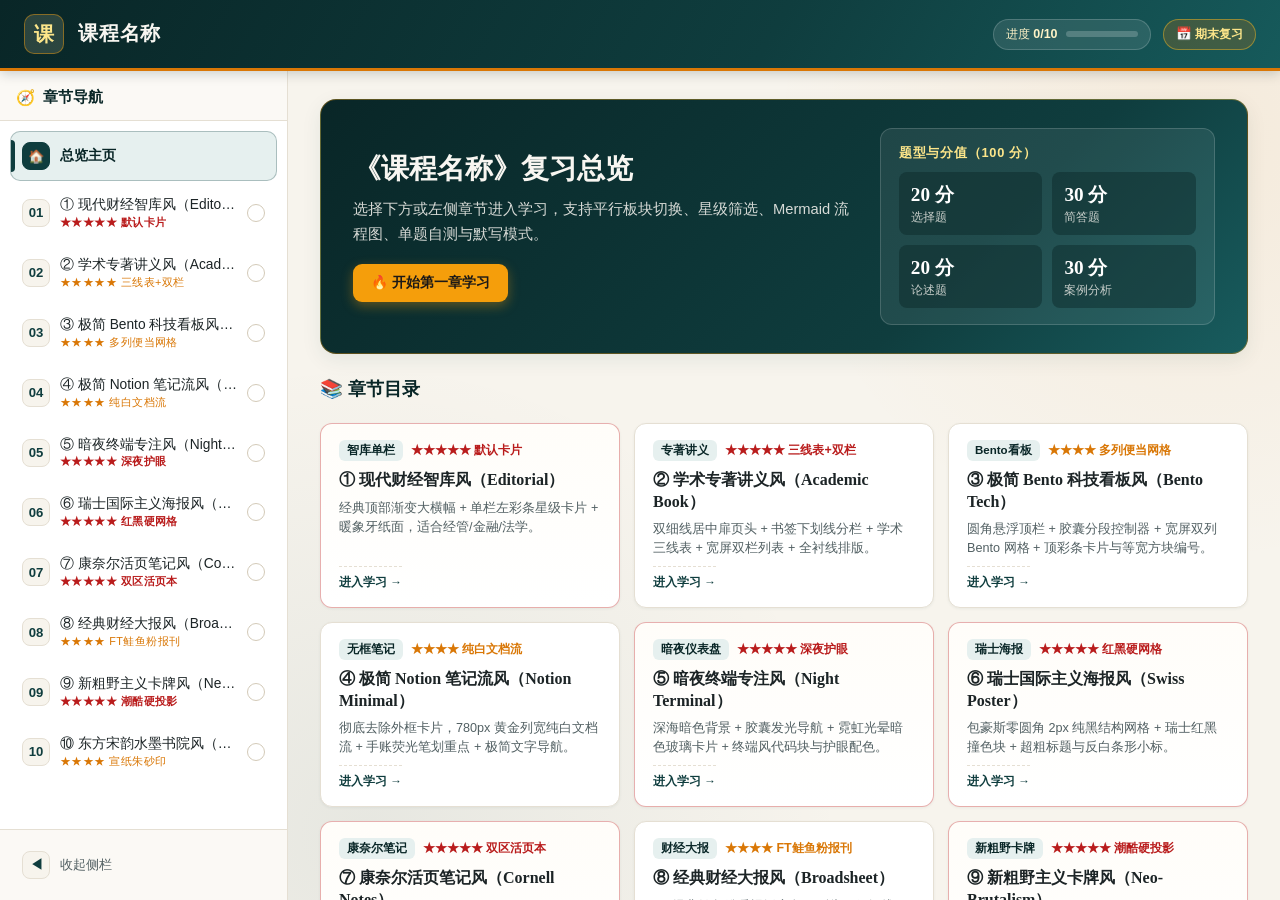
<file: skills/course-review-template/assets/study-site/index.html>
<!doctype html>
<html lang="zh-CN">
<head>
  <meta charset="utf-8">
  <meta name="viewport" content="width=device-width,initial-scale=1">
  <title>课程名称 · 期末复习站</title>
  <link rel="stylesheet" href="index.css">
</head>
<body>
  <header class="header">
    <div class="header-brand">
      <div class="brand-mark">课</div>
      <div class="header-titles">
        <h1>课程名称</h1>
      </div>
    </div>
    <div class="header-meta">
      <div class="progress-pill">
        <span>进度 <strong id="progressText">0/1</strong></span>
        <div class="progress-bar-mini"><div class="progress-bar-mini-fill" id="progressFill"></div></div>
      </div>
      <div class="exam-date-pill">📅 期末复习</div>
    </div>
  </header>

  <div class="container">
    <aside class="sidebar" id="sidebar">
      <div class="sidebar-header">
        <div class="sidebar-title">
          <span>🧭</span>
          <span class="sidebar-title-text">章节导航</span>
        </div>
      </div>
      <nav class="nav-list" id="navList" aria-label="章节导航"></nav>
      <div class="sidebar-footer">
        <button class="nav-item nav-collapse" id="collapse" type="button">
          <span class="nav-icon">◀</span>
          <span class="nav-text-wrap"><span class="nav-text">收起侧栏</span></span>
        </button>
      </div>
    </aside>

    <main class="content" id="content">
      <div class="welcome" id="welcome">
        <div class="welcome-inner">
          <section class="hero-card">
            <div>
              <h2>《课程名称》复习总览</h2>
              <p>选择下方或左侧章节进入学习，支持平行板块切换、星级筛选、Mermaid 流程图、单题自测与默写模式。</p>
              <div class="hero-actions">
                <button class="btn-primary" type="button" data-jump="1">🔥 开始第一章学习</button>
              </div>
            </div>
            <div class="score-box">
              <div class="score-box-title">题型与分值（100 分）</div>
              <div class="score-grid">
                <div class="score-item">
                  <div class="num">20 分</div>
                  <div class="lbl">选择题</div>
                </div>
                <div class="score-item">
                  <div class="num">30 分</div>
                  <div class="lbl">简答题</div>
                </div>
                <div class="score-item">
                  <div class="num">20 分</div>
                  <div class="lbl">论述题</div>
                </div>
                <div class="score-item">
                  <div class="num">30 分</div>
                  <div class="lbl">案例分析</div>
                </div>
              </div>
            </div>
          </section>

          <div class="section-heading">
            <h3>📚 章节目录</h3>
          </div>

          <section class="chapter-grid" id="chapterGrid"></section>
        </div>
      </div>

      <div class="iframe-container" id="frameWrap">
        <iframe id="frame" title="章节内容"></iframe>
      </div>
    </main>
  </div>

  <button class="mobile-toggle" id="mobileToggle" type="button" aria-label="切换章节导航" aria-expanded="false">☰</button>
  <script src="site.js"></script>
</body>
</html>
</file>
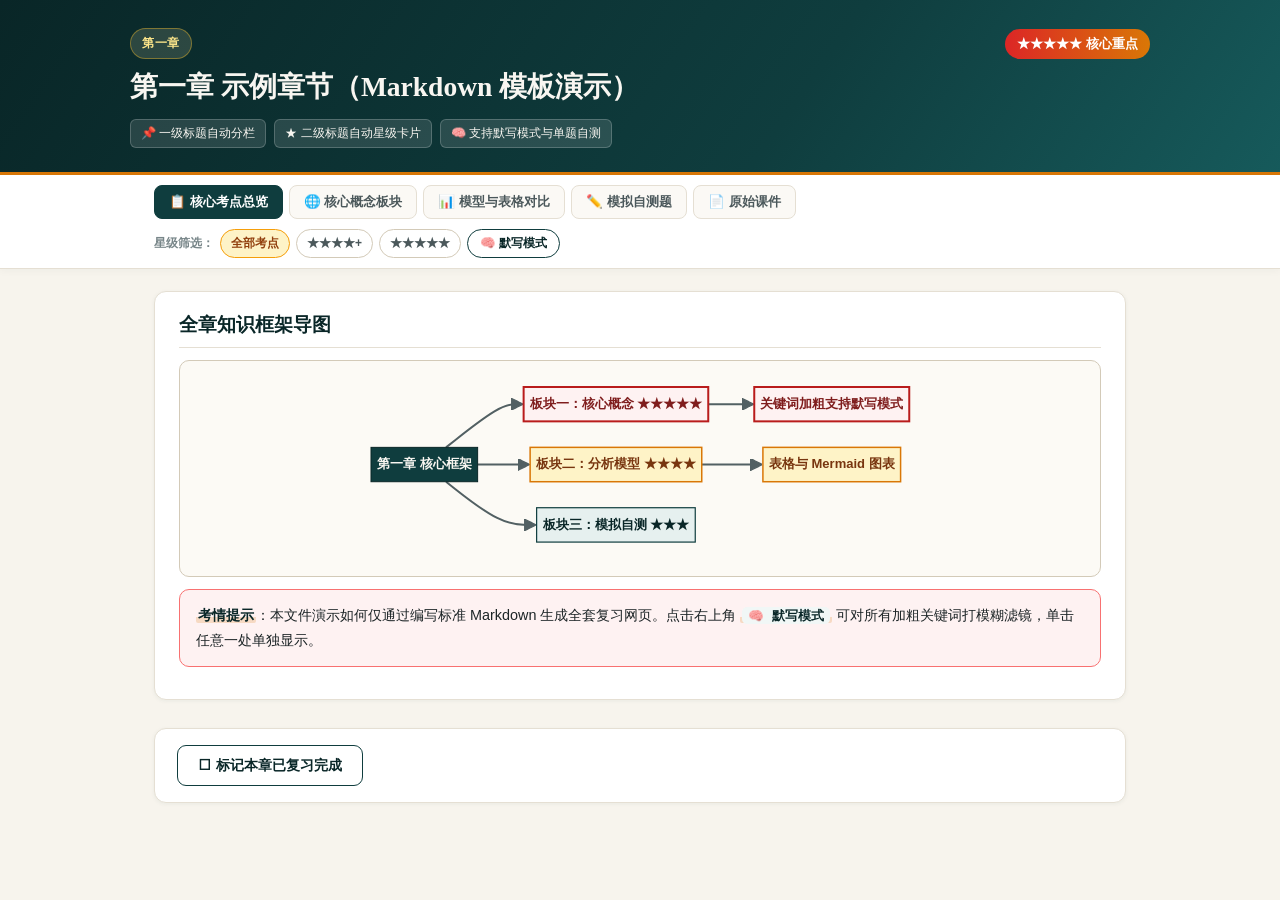
<file: skills/course-review-template/assets/study-site/unit/1.html>
<!doctype html>
<html lang="zh-CN">
<head>
  <meta charset="utf-8">
  <meta name="viewport" content="width=device-width,initial-scale=1">
  <title>第一章 示例章节（Markdown 模板演示）</title>
  <link rel="stylesheet" href="../unit.css">
</head>
<body data-unit-id="1">
  <header class="chapter-hero">
    <div class="chapter-hero-inner">
      <div class="hero-top-row">
        <span class="chapter-kicker">第一章</span>
        <span class="hero-star-pill s5">★★★★★ 核心重点</span>
      </div>
      <h1>第一章 示例章节（Markdown 模板演示）</h1>
      <div class="hero-tags"><span class="hero-tag">📌 一级标题自动分栏</span>
        <span class="hero-tag">★ 二级标题自动星级卡片</span>
        <span class="hero-tag">🧠 支持默写模式与单题自测</span></div>
    </div>
  </header>

  <div class="nav-bar-wrap">
    <div class="nav-bar-inner">
      <div class="nav-tabs">
        <button class="nav-tab active" type="button" data-target="tab1">📋 核心考点总览</button>
<button class="nav-tab" type="button" data-target="tab2">🌐 核心概念板块</button>
<button class="nav-tab" type="button" data-target="tab3">📊 模型与表格对比</button>
<button class="nav-tab" type="button" data-target="tab4">✏️ 模拟自测题</button>
<button class="nav-tab" type="button" data-target="raw-materials">📄 原始课件</button>
      </div>
      <div class="star-filter" aria-label="按重要程度筛选考点">
        <span class="star-filter-label">星级筛选：</span>
        <button class="filter-btn active" type="button" data-min="0">全部考点</button>
        <button class="filter-btn" type="button" data-min="4">★★★★+</button>
        <button class="filter-btn" type="button" data-min="5">★★★★★</button>
      </div>
    </div>
  </div>

  <main class="page-wrap">
    <section class="section active" id="section-tab1">
<article class="card">
  <div class="card-header">
    <h2>全章知识框架导图</h2>
  </div>
  <div class="mermaid-wrap"><div class="mermaid">flowchart LR
  R[&quot;第一章 核心框架&quot;]:::root
  R --&gt; A[&quot;板块一：核心概念 ★★★★★&quot;]:::s5
  R --&gt; B[&quot;板块二：分析模型 ★★★★&quot;]:::s4
  R --&gt; C[&quot;板块三：模拟自测 ★★★&quot;]:::s3
  A --&gt; A1[&quot;关键词加粗支持默写模式&quot;]:::s5
  B --&gt; B1[&quot;表格与 Mermaid 图表&quot;]:::s4
  classDef root fill:#0f3d3e,stroke:#092627,color:#f8f6f1,font-weight:bold
  classDef s5 fill:#fef2f2,stroke:#b91c1c,stroke-width:2px,color:#7f1d1d,font-weight:bold
  classDef s4 fill:#fef3c7,stroke:#d97706,stroke-width:1.5px,color:#78350f,font-weight:bold
  classDef s3 fill:#e6f0ef,stroke:#0f3d3e,stroke-width:1.2px,color:#092627</div></div>
<div class="callout exam"><p><strong>考情提示</strong>：本文件演示如何仅通过编写标准 Markdown 生成全套复习网页。点击右上角 <strong><code class="inline-code">🧠 默写模式</code></strong> 可对所有加粗关键词打模糊滤镜，单击任意一处单独显示。</p></div>
</article>
</section>
<section class="section" id="section-tab2">
<article class="card kp-card" data-stars="5">
  <div class="card-header">
    <h2>考点一：层级与文字记忆样式</h2>
    <span class="star-badge s5">★★★★★ 必考核心</span>
  </div>
  <h4>1. 有序列表（自动渲染彩色圆形序号）</h4>
<ol>
<li><strong>核心定义</strong>：使用 <code class="inline-code"><strong>加粗</strong></code> 标注必背关键词，开启默写模式时自动模糊，<em>斜体文字</em> 会渲染为暖金衬线强调样式。</li>
<li><strong>重要程度</strong>：在二级标题 <code class="inline-code">##</code> 末尾加上 <code class="inline-code">★★★★★</code>、<code class="inline-code">★★★★</code>、<code class="inline-code">★★★</code> 或 <code class="inline-code">★★</code>，自动生成对应色条、星级徽章与筛选属性。</li>
<li><strong>公式与代码</strong>：行内公式如 <span class="math-inline">V = P × Q ⟺ 价值创造</span>，行内代码如 <code class="inline-code">unit/1.md</code>。</li>
</ol>
<h4>2. 无序列表（自动渲染箭头与嵌套圆点）</h4>
<ul>
<li><strong>一级要点</strong>：使用金/红三角箭头引导视线。</li>
<ul>
<li>嵌套细节：次级说明自动缩进并切换为深青圆点。</li>
<li>案例举证：<em>如格兰仕、携程、美的等经典企业案例</em>。</li>
</ul>
</ul>
<div class="callout term"><p><strong>术语对照</strong>：新教材称“低成本定位”，传统表述称“成本领先战略”，两者等价。</p></div>
<div class="callout warn"><p><strong>易错避坑</strong>：包含“易错 / 避坑 / 注意 / 陷阱”的引用块会自动变为琥珀色警示框。</p></div>
</article>
<div class="empty-filter-msg">当前板块在该星级筛选条件下暂无对应考点，可点击上方“全部考点”查看。</div>
</section>
<section class="section" id="section-tab3">
<article class="card kp-card" data-stars="4">
  <div class="card-header">
    <h2>考点二：模型对比表与内嵌图表</h2>
    <span class="star-badge s4">★★★★ 高频重点</span>
  </div>
  <div class="table-wrap"><table><thead><tr><th>维度</th><th>方案 A</th><th>方案 B</th><th>适用条件</th></tr></thead><tbody><tr><td><strong>核心优势</strong></td><td><strong>低成本规模效应</strong></td><td><strong>独特产品差异化</strong></td><td>视行业结构而定</td></tr><tr><td><strong>主要风险</strong></td><td>易受原材料波动冲击</td><td>研发与营销成本过高</td><td>需动态评估</td></tr></tbody></table></div>
<h4>内嵌流程图示例</h4>
<div class="mermaid-wrap"><div class="mermaid">flowchart TD
  S[&quot;外部环境分析&quot;]:::s4 --&gt; D[&quot;战略制定与选择&quot;]:::root
  I[&quot;内部能力分析&quot;]:::s4 --&gt; D
  D --&gt; E[&quot;战略实施与控制&quot;]:::s3
  classDef root fill:#0f3d3e,stroke:#092627,color:#f8f6f1,font-weight:bold
  classDef s4 fill:#fef3c7,stroke:#d97706,stroke-width:1.5px,color:#78350f,font-weight:bold
  classDef s3 fill:#e6f0ef,stroke:#0f3d3e,stroke-width:1.2px,color:#092627</div></div>
</article>
<div class="empty-filter-msg">当前板块在该星级筛选条件下暂无对应考点，可点击上方“全部考点”查看。</div>
</section>
<section class="section" id="section-tab4">
<div class="quiz-toolbar">
  <span>点击每题下方按钮显示或收起答案</span>
  <button class="btn-outline" id="toggleAllAnswers" type="button">全部展开答案</button>
</div>
<div class="qa-section-title">一、单项选择题</div>
<article class="qa-item mcq">
  <div class="qa-meta"><span class="qa-type">单选题 1</span></div>
  <div class="qa-question"><p>在 Markdown 模板中，哪一级标题会自动切分为顶部的平行栏目（Tab）？（ ）</p>
<ul>
<li>A. 一级标题 <code class="inline-code">#</code></li>
<li>B. 二级标题 <code class="inline-code">##</code></li>
<li>C. 三级标题 <code class="inline-code">###</code></li>
<li>D. 四级标题 <code class="inline-code">####</code></li>
</ul></div>
  <button class="qa-toggle" type="button">查看参考答案与采分点 ▼</button>
  <div class="qa-answer"><p><strong>参考答案：A</strong>。一级标题 <code class="inline-code">#</code> 自动生成平行分栏；二级标题 <code class="inline-code">##</code> 生成星级卡片大标题；三级 <code class="inline-code">###</code> 生成小节标题。</p></div>
</article>
<div class="qa-section-title">二、简答题</div>
<article class="qa-item short">
  <div class="qa-meta"><span class="qa-type">简答题 1 · 10分</span></div>
  <div class="qa-question"><p><strong>简述本复习模板支持哪些核心学习交互功能？</strong></p></div>
  <button class="qa-toggle" type="button">查看参考答案与采分点 ▼</button>
  <div class="qa-answer"><ol>
<li><strong>平行板块切换</strong>：按一级标题自动分栏，避免单页过长。</li>
<li><strong>星级筛选</strong>：支持一键筛选 <code class="inline-code">★★★★+</code> 与 <code class="inline-code">★★★★★</code> 必考核心。</li>
<li><strong>默写模式</strong>：一键模糊所有加粗关键词，单击某处独立显示核对。</li>
<li><strong>单题独立答案切换</strong>：每道自测题配有独立按钮显示/收起答案与采分点。</li>
</ol></div>
</article>
</section>
<section class="section" id="section-raw-materials">
<div class="pdf-block">
  <div class="pdf-head">
    <div class="pdf-name">📄 第一章 原始课件 PDF（示例路径）</div>
    <div class="pdf-actions">
      <a class="pdf-btn" href="../../slides/chapter1.pdf" target="_blank" rel="noopener">↗ 新窗口打开</a>
      <a class="pdf-btn primary" href="../../slides/chapter1.pdf" download="chapter1.pdf">↓ 下载 PDF</a>
    </div>
  </div>
  <iframe class="pdf-viewer" data-src="../../slides/chapter1.pdf" title="第一章 原始课件 PDF（示例路径）"></iframe>
</div>
</section>
  </main>

  <footer class="chapter-footer">
    <div class="review-bar">
      <button class="review-btn" id="markReviewedBtn" type="button">☐ 标记本章已复习完成</button>
    </div>
  </footer>

  <script src="../vendor/mermaid.min.js"></script>
  <script src="../unit.js"></script>
</body>
</html>
</file>
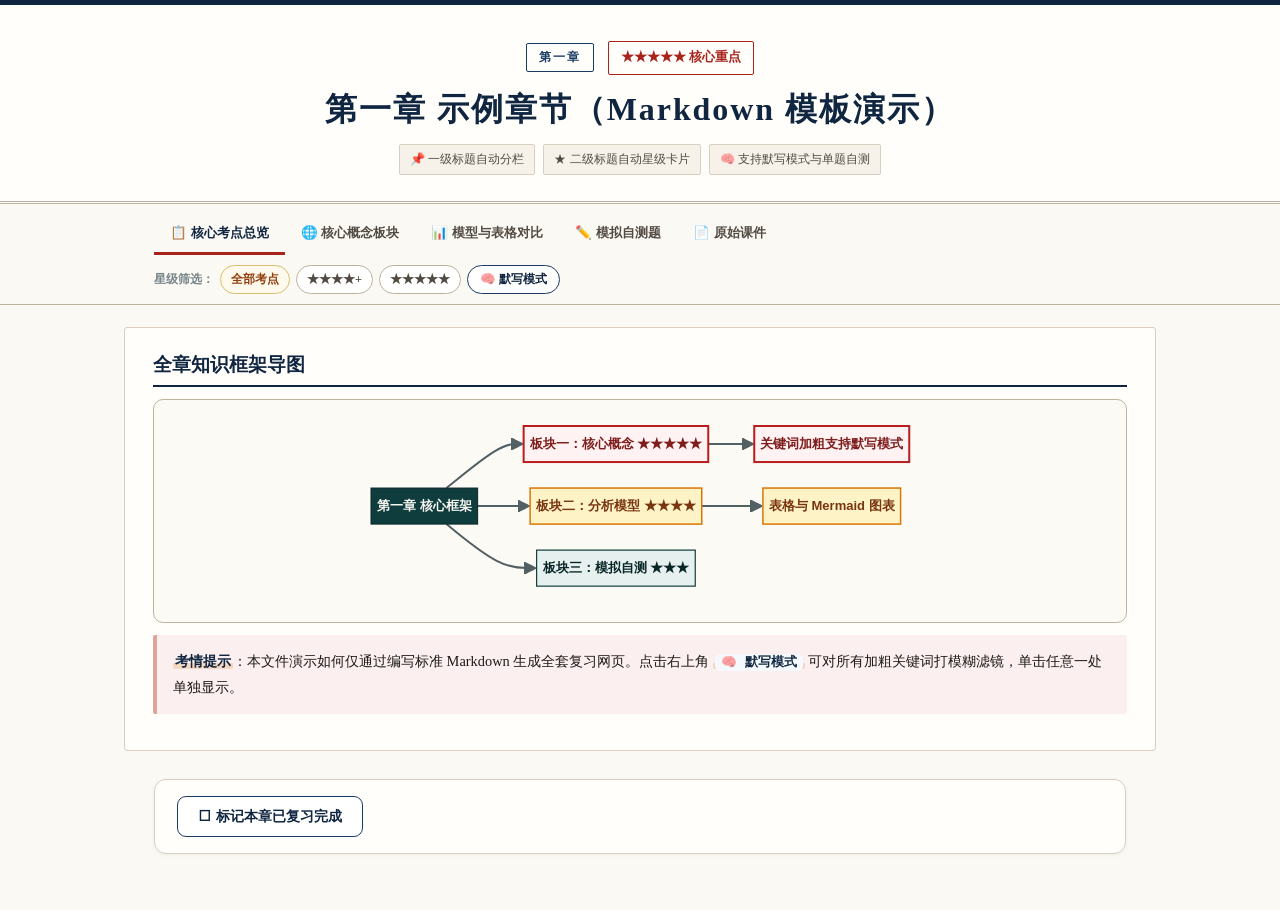
<file: skills/course-review-template/assets/study-site/unit/theme-academic-book.html>
<!doctype html>
<html lang="zh-CN">
<head>
  <meta charset="utf-8">
  <meta name="viewport" content="width=device-width,initial-scale=1">
  <title>第一章 示例章节（Markdown 模板演示）</title>
  <link rel="stylesheet" href="../unit.css">
  <style>
/* === 学术专著讲义风：扉页排版 + 三线表 + 书签分栏 + 双栏网格 === */
:root {
  --theme: #1a3c63; --theme-dark: #0f2540; --theme-mid: #28568a;
  --theme-light: #edf3f9; --theme-soft: #f5f8fc;
  --gold: #8c6500; --gold-bright: #b08200; --gold-light: #fdf9ec; --gold-border: #d9be6c;
  --red: #a8231a; --red-light: #fbf0ef; --red-border: #dfa39e;
  --green: #1d5b3b; --green-light: #eef7f2; --green-border: #8dc5a8;
  --paper: #fbf9f4; --surface: #fffefb; --surface-alt: #f6f2ea;
  --ink: #1d1a16; --ink-muted: #524b42; --border: #d8cfc0; --border-strong: #bfb29d;
}
body {
  font-family: "Noto Serif SC", "Songti SC", "STSong", Georgia, serif;
  background: var(--paper);
  line-height: 1.85;
}
/* 摒弃大色块横幅：改为学术专著双横线居中扉页头 */
.chapter-hero {
  background: var(--surface);
  color: var(--ink);
  padding: 36px 28px 26px;
  border-top: 5px solid var(--theme-dark);
  border-bottom: 3px double var(--border-strong);
  text-align: center;
}
.hero-top-row { justify-content: center; gap: 14px; margin-bottom: 14px; }
.chapter-kicker {
  background: transparent;
  color: var(--theme);
  border: 1px solid var(--theme);
  border-radius: 2px;
  letter-spacing: 0.18em;
  padding: 2px 12px;
}
.hero-star-pill, .hero-star-pill.s5 {
  background: transparent;
  color: var(--red);
  border: 1.5px solid var(--red);
  border-radius: 2px;
  font-weight: 700;
}
.chapter-hero h1 { font-size: 2rem; letter-spacing: 0.06em; color: var(--theme-dark); }
.hero-tags { justify-content: center; }
.hero-tag {
  background: var(--surface-alt);
  color: var(--ink-muted);
  border: 1px solid var(--border);
  border-radius: 2px;
}
/* 书签下划线式分栏 */
.nav-bar-wrap { background: var(--paper); border-bottom: 1px solid var(--border-strong); box-shadow: none; }
.nav-tabs { gap: 0; border-bottom: none; }
.nav-tab {
  background: transparent;
  border: none;
  border-bottom: 3px solid transparent;
  border-radius: 0;
  padding: 10px 16px;
  font-family: var(--font-sans);
  color: var(--ink-muted);
}
.nav-tab:hover { color: var(--theme-dark); background: rgba(26,60,99,0.04); }
.nav-tab.active {
  background: transparent;
  color: var(--theme-dark);
  border-bottom-color: var(--red);
  font-weight: 700;
}
/* 宽版讲义容器 + 卡片直角印章感 */
.page-wrap { max-width: 1080px; }
.card {
  border-radius: 3px;
  border: 1px solid var(--border);
  box-shadow: none;
  padding: 24px 28px;
}
.card.kp-card { border-left: 3px solid var(--theme); }
.card.kp-card[data-stars="5"] { border-left: 4px solid var(--red); background: var(--surface); }
.card-header { border-bottom: 2px solid var(--theme-dark); padding-bottom: 8px; }
.star-badge { border-radius: 2px; font-family: var(--font-sans); }
/* 学术规范三线表（顶粗线、表头细线、底粗线，去竖线与灰底） */
.table-wrap { border: none; border-radius: 0; }
table { border-top: 2px solid var(--ink); border-bottom: 2px solid var(--ink); background: transparent; }
th { background: transparent; color: var(--theme-dark); border-bottom: 1px solid var(--ink); font-family: var(--font-sans); }
td { border-bottom: 1px dotted var(--border); background: transparent !important; }
/* 宽屏列表双栏讲义排版 */
@media (min-width: 860px) {
  .card > ul { columns: 2; column-gap: 32px; }
  .card > ul > li { break-inside: avoid; }
}
.card ol > li::before { border-radius: 3px; font-family: Georgia, serif; }
.card h4 { background: transparent; border-left: 3px solid var(--theme); border-bottom: 1px dashed var(--border); border-radius: 0; padding: 3px 10px; }
.callout { border-radius: 2px; border-width: 0 0 0 4px; }
  </style>
</head>
<body data-unit-id="1">
  <header class="chapter-hero">
    <div class="chapter-hero-inner">
      <div class="hero-top-row">
        <span class="chapter-kicker">第一章</span>
        <span class="hero-star-pill s5">★★★★★ 核心重点</span>
      </div>
      <h1>第一章 示例章节（Markdown 模板演示）</h1>
      <div class="hero-tags"><span class="hero-tag">📌 一级标题自动分栏</span>
        <span class="hero-tag">★ 二级标题自动星级卡片</span>
        <span class="hero-tag">🧠 支持默写模式与单题自测</span></div>
    </div>
  </header>

  <div class="nav-bar-wrap">
    <div class="nav-bar-inner">
      <div class="nav-tabs">
        <button class="nav-tab active" type="button" data-target="tab1">📋 核心考点总览</button>
<button class="nav-tab" type="button" data-target="tab2">🌐 核心概念板块</button>
<button class="nav-tab" type="button" data-target="tab3">📊 模型与表格对比</button>
<button class="nav-tab" type="button" data-target="tab4">✏️ 模拟自测题</button>
<button class="nav-tab" type="button" data-target="raw-materials">📄 原始课件</button>
      </div>
      <div class="star-filter" aria-label="按重要程度筛选考点">
        <span class="star-filter-label">星级筛选：</span>
        <button class="filter-btn active" type="button" data-min="0">全部考点</button>
        <button class="filter-btn" type="button" data-min="4">★★★★+</button>
        <button class="filter-btn" type="button" data-min="5">★★★★★</button>
      </div>
    </div>
  </div>

  <main class="page-wrap">
    <section class="section active" id="section-tab1">
<article class="card">
  <div class="card-header">
    <h2>全章知识框架导图</h2>
  </div>
  <div class="mermaid-wrap"><div class="mermaid">flowchart LR
  R[&quot;第一章 核心框架&quot;]:::root
  R --&gt; A[&quot;板块一：核心概念 ★★★★★&quot;]:::s5
  R --&gt; B[&quot;板块二：分析模型 ★★★★&quot;]:::s4
  R --&gt; C[&quot;板块三：模拟自测 ★★★&quot;]:::s3
  A --&gt; A1[&quot;关键词加粗支持默写模式&quot;]:::s5
  B --&gt; B1[&quot;表格与 Mermaid 图表&quot;]:::s4
  classDef root fill:#0f3d3e,stroke:#092627,color:#f8f6f1,font-weight:bold
  classDef s5 fill:#fef2f2,stroke:#b91c1c,stroke-width:2px,color:#7f1d1d,font-weight:bold
  classDef s4 fill:#fef3c7,stroke:#d97706,stroke-width:1.5px,color:#78350f,font-weight:bold
  classDef s3 fill:#e6f0ef,stroke:#0f3d3e,stroke-width:1.2px,color:#092627</div></div>
<div class="callout exam"><p><strong>考情提示</strong>：本文件演示如何仅通过编写标准 Markdown 生成全套复习网页。点击右上角 <strong><code class="inline-code">🧠 默写模式</code></strong> 可对所有加粗关键词打模糊滤镜，单击任意一处单独显示。</p></div>
</article>
</section>
<section class="section" id="section-tab2">
<article class="card kp-card" data-stars="5">
  <div class="card-header">
    <h2>考点一：层级与文字记忆样式</h2>
    <span class="star-badge s5">★★★★★ 必考核心</span>
  </div>
  <h4>1. 有序列表（自动渲染彩色圆形序号）</h4>
<ol>
<li><strong>核心定义</strong>：使用 <code class="inline-code"><strong>加粗</strong></code> 标注必背关键词，开启默写模式时自动模糊，<em>斜体文字</em> 会渲染为暖金衬线强调样式。</li>
<li><strong>重要程度</strong>：在二级标题 <code class="inline-code">##</code> 末尾加上 <code class="inline-code">★★★★★</code>、<code class="inline-code">★★★★</code>、<code class="inline-code">★★★</code> 或 <code class="inline-code">★★</code>，自动生成对应色条、星级徽章与筛选属性。</li>
<li><strong>公式与代码</strong>：行内公式如 <span class="math-inline">V = P × Q ⟺ 价值创造</span>，行内代码如 <code class="inline-code">unit/1.md</code>。</li>
</ol>
<h4>2. 无序列表（自动渲染箭头与嵌套圆点）</h4>
<ul>
<li><strong>一级要点</strong>：使用金/红三角箭头引导视线。</li>
<ul>
<li>嵌套细节：次级说明自动缩进并切换为深青圆点。</li>
<li>案例举证：<em>如格兰仕、携程、美的等经典企业案例</em>。</li>
</ul>
</ul>
<div class="callout term"><p><strong>术语对照</strong>：新教材称“低成本定位”，传统表述称“成本领先战略”，两者等价。</p></div>
<div class="callout warn"><p><strong>易错避坑</strong>：包含“易错 / 避坑 / 注意 / 陷阱”的引用块会自动变为琥珀色警示框。</p></div>
</article>
<div class="empty-filter-msg">当前板块在该星级筛选条件下暂无对应考点，可点击上方“全部考点”查看。</div>
</section>
<section class="section" id="section-tab3">
<article class="card kp-card" data-stars="4">
  <div class="card-header">
    <h2>考点二：模型对比表与内嵌图表</h2>
    <span class="star-badge s4">★★★★ 高频重点</span>
  </div>
  <div class="table-wrap"><table><thead><tr><th>维度</th><th>方案 A</th><th>方案 B</th><th>适用条件</th></tr></thead><tbody><tr><td><strong>核心优势</strong></td><td><strong>低成本规模效应</strong></td><td><strong>独特产品差异化</strong></td><td>视行业结构而定</td></tr><tr><td><strong>主要风险</strong></td><td>易受原材料波动冲击</td><td>研发与营销成本过高</td><td>需动态评估</td></tr></tbody></table></div>
<h4>内嵌流程图示例</h4>
<div class="mermaid-wrap"><div class="mermaid">flowchart TD
  S[&quot;外部环境分析&quot;]:::s4 --&gt; D[&quot;战略制定与选择&quot;]:::root
  I[&quot;内部能力分析&quot;]:::s4 --&gt; D
  D --&gt; E[&quot;战略实施与控制&quot;]:::s3
  classDef root fill:#0f3d3e,stroke:#092627,color:#f8f6f1,font-weight:bold
  classDef s4 fill:#fef3c7,stroke:#d97706,stroke-width:1.5px,color:#78350f,font-weight:bold
  classDef s3 fill:#e6f0ef,stroke:#0f3d3e,stroke-width:1.2px,color:#092627</div></div>
</article>
<div class="empty-filter-msg">当前板块在该星级筛选条件下暂无对应考点，可点击上方“全部考点”查看。</div>
</section>
<section class="section" id="section-tab4">
<div class="quiz-toolbar">
  <span>点击每题下方按钮显示或收起答案</span>
  <button class="btn-outline" id="toggleAllAnswers" type="button">全部展开答案</button>
</div>
<div class="qa-section-title">一、单项选择题</div>
<article class="qa-item mcq">
  <div class="qa-meta"><span class="qa-type">单选题 1</span></div>
  <div class="qa-question"><p>在 Markdown 模板中，哪一级标题会自动切分为顶部的平行栏目（Tab）？（ ）</p>
<ul>
<li>A. 一级标题 <code class="inline-code">#</code></li>
<li>B. 二级标题 <code class="inline-code">##</code></li>
<li>C. 三级标题 <code class="inline-code">###</code></li>
<li>D. 四级标题 <code class="inline-code">####</code></li>
</ul></div>
  <button class="qa-toggle" type="button">查看参考答案与采分点 ▼</button>
  <div class="qa-answer"><p><strong>参考答案：A</strong>。一级标题 <code class="inline-code">#</code> 自动生成平行分栏；二级标题 <code class="inline-code">##</code> 生成星级卡片大标题；三级 <code class="inline-code">###</code> 生成小节标题。</p></div>
</article>
<div class="qa-section-title">二、简答题</div>
<article class="qa-item short">
  <div class="qa-meta"><span class="qa-type">简答题 1 · 10分</span></div>
  <div class="qa-question"><p><strong>简述本复习模板支持哪些核心学习交互功能？</strong></p></div>
  <button class="qa-toggle" type="button">查看参考答案与采分点 ▼</button>
  <div class="qa-answer"><ol>
<li><strong>平行板块切换</strong>：按一级标题自动分栏，避免单页过长。</li>
<li><strong>星级筛选</strong>：支持一键筛选 <code class="inline-code">★★★★+</code> 与 <code class="inline-code">★★★★★</code> 必考核心。</li>
<li><strong>默写模式</strong>：一键模糊所有加粗关键词，单击某处独立显示核对。</li>
<li><strong>单题独立答案切换</strong>：每道自测题配有独立按钮显示/收起答案与采分点。</li>
</ol></div>
</article>
</section>
<section class="section" id="section-raw-materials">
<div class="pdf-block">
  <div class="pdf-head">
    <div class="pdf-name">📄 第一章 原始课件 PDF（示例路径）</div>
    <div class="pdf-actions">
      <a class="pdf-btn" href="../../slides/chapter1.pdf" target="_blank" rel="noopener">↗ 新窗口打开</a>
      <a class="pdf-btn primary" href="../../slides/chapter1.pdf" download="chapter1.pdf">↓ 下载 PDF</a>
    </div>
  </div>
  <iframe class="pdf-viewer" data-src="../../slides/chapter1.pdf" title="第一章 原始课件 PDF（示例路径）"></iframe>
</div>
</section>
  </main>

  <footer class="chapter-footer">
    <div class="review-bar">
      <button class="review-btn" id="markReviewedBtn" type="button">☐ 标记本章已复习完成</button>
    </div>
  </footer>

  <script src="../vendor/mermaid.min.js"></script>
  <script src="../unit.js"></script>
</body>
</html>
</file>
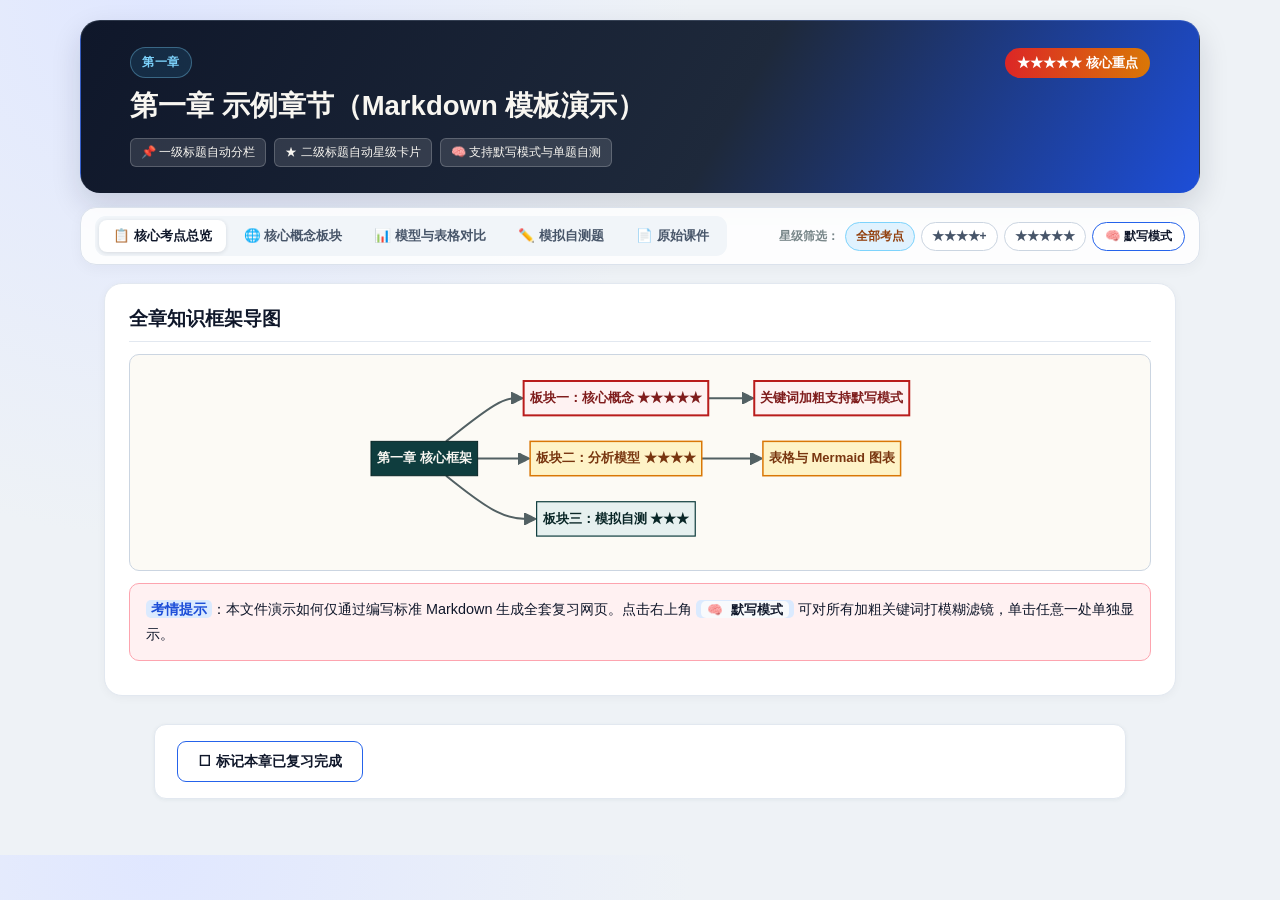
<file: skills/course-review-template/assets/study-site/unit/theme-bento-tech.html>
<!doctype html>
<html lang="zh-CN">
<head>
  <meta charset="utf-8">
  <meta name="viewport" content="width=device-width,initial-scale=1">
  <title>第一章 示例章节（Markdown 模板演示）</title>
  <link rel="stylesheet" href="../unit.css">
  <style>
/* === 极简 Bento 科技看板风：现代双列网格 + 胶囊分段器 + 代码方块编号 === */
:root {
  --theme: #2563eb; --theme-dark: #0f172a; --theme-mid: #3b82f6;
  --theme-light: #eff6ff; --theme-soft: #f8fafc;
  --gold: #0284c7; --gold-bright: #0ea5e9; --gold-light: #e0f2fe; --gold-border: #7dd3fc;
  --red: #e11d48; --red-light: #fff1f2; --red-border: #fda4af;
  --green: #059669; --green-light: #ecfdf5; --green-border: #6ee7b7;
  --paper: #eef2f6; --surface: #ffffff; --surface-alt: #f8fafc;
  --ink: #0f172a; --ink-muted: #475569; --border: #e2e8f0; --border-strong: #cbd5e1;
  --font-serif: -apple-system, BlinkMacSystemFont, "Segoe UI", "PingFang SC", "Microsoft YaHei", sans-serif;
}
body { background: radial-gradient(circle at 12% 0%, #e0e7ff 0%, #eef2f6 38%); }
/* 卡片式悬浮顶栏而非满宽横幅 */
.chapter-hero {
  max-width: 1120px;
  margin: 20px auto 0;
  border-radius: 20px;
  background: linear-gradient(120deg, #0f172a 0%, #1e293b 58%, #1d4ed8 100%);
  border: 1px solid rgba(148,163,184,0.22);
  border-bottom: none;
  padding: 26px 32px;
  box-shadow: 0 12px 30px rgba(15, 23, 42, 0.14);
}
.chapter-kicker { color: #7dd3fc; border-color: rgba(125,211,252,0.35); background: rgba(56,189,248,0.12); }
/* Apple/Linear 风格胶囊分段控制器（Segmented Control） */
.nav-bar-wrap { background: transparent; border: none; box-shadow: none; margin-top: 14px; }
.nav-bar-inner {
  max-width: 1120px;
  background: rgba(255,255,255,0.88);
  border: 1px solid #dbe2ec;
  border-radius: 16px;
  padding: 8px 14px;
  box-shadow: 0 4px 14px rgba(15,23,42,0.04);
}
.nav-tabs { background: #f1f5f9; padding: 4px; border-radius: 11px; gap: 4px; }
.nav-tab { border: none; background: transparent; border-radius: 8px; padding: 7px 14px; color: #475569; }
.nav-tab.active { background: #ffffff; color: #0f172a; box-shadow: 0 1px 4px rgba(15,23,42,0.12); }
/* Bento 便当盒网格：宽屏自动双列拼排，含图/表/QA的卡片横跨整行 */
.page-wrap { max-width: 1120px; margin-top: 18px; }
.section.active {
  display: grid;
  grid-template-columns: repeat(2, minmax(0, 1fr));
  gap: 16px;
  align-items: start;
}
.section.active > .quiz-toolbar,
.section.active > .qa-section-title,
.section.active > .qa-item,
.section.active > .pdf-block,
.section.active > .dl-only,
.section.active > .empty-filter-msg,
.section.active > .card:first-child,
.section.active > .card:has(.mermaid-wrap),
.section.active > .card:has(table) {
  grid-column: 1 / -1;
}
@media (max-width: 820px) {
  .chapter-hero { margin: 12px 12px 0; border-radius: 16px; }
  .nav-bar-inner { margin: 0 12px; }
  .section.active { grid-template-columns: 1fr; }
}
.card {
  border-radius: 18px;
  border: 1px solid #e2e8f0;
  box-shadow: 0 2px 10px rgba(15,23,42,0.04);
  padding: 22px 24px;
}
.card.kp-card, .card.kp-card[data-stars="5"], .card.kp-card[data-stars="4"] {
  border-left: 1px solid #e2e8f0;
  border-top: 4px solid var(--theme);
}
.card.kp-card[data-stars="5"] { border-top-color: #e11d48; background: #ffffff; }
.card.kp-card[data-stars="4"] { border-top-color: #0ea5e9; }
/* 代码块风格方块编号与科技感标签 */
.card ol > li::before {
  border-radius: 6px;
  font-family: "Cascadia Mono", Consolas, monospace;
  font-size: 0.72rem;
  background: #0f172a;
}
.card.kp-card[data-stars="5"] ol > li::before { background: #e11d48; }
.card h4 { border-left: none; background: #f1f5f9; border-radius: 8px; padding: 6px 12px; color: #0f172a; }
.card p strong, .card li strong, .card td strong {
  color: #1d4ed8;
  background: #dbeafe;
  padding: 1px 5px;
  border-radius: 5px;
}
.card.kp-card[data-stars="5"] p strong, .card.kp-card[data-stars="5"] li strong {
  color: #be123c;
  background: #ffe4e6;
}
  </style>
</head>
<body data-unit-id="1">
  <header class="chapter-hero">
    <div class="chapter-hero-inner">
      <div class="hero-top-row">
        <span class="chapter-kicker">第一章</span>
        <span class="hero-star-pill s5">★★★★★ 核心重点</span>
      </div>
      <h1>第一章 示例章节（Markdown 模板演示）</h1>
      <div class="hero-tags"><span class="hero-tag">📌 一级标题自动分栏</span>
        <span class="hero-tag">★ 二级标题自动星级卡片</span>
        <span class="hero-tag">🧠 支持默写模式与单题自测</span></div>
    </div>
  </header>

  <div class="nav-bar-wrap">
    <div class="nav-bar-inner">
      <div class="nav-tabs">
        <button class="nav-tab active" type="button" data-target="tab1">📋 核心考点总览</button>
<button class="nav-tab" type="button" data-target="tab2">🌐 核心概念板块</button>
<button class="nav-tab" type="button" data-target="tab3">📊 模型与表格对比</button>
<button class="nav-tab" type="button" data-target="tab4">✏️ 模拟自测题</button>
<button class="nav-tab" type="button" data-target="raw-materials">📄 原始课件</button>
      </div>
      <div class="star-filter" aria-label="按重要程度筛选考点">
        <span class="star-filter-label">星级筛选：</span>
        <button class="filter-btn active" type="button" data-min="0">全部考点</button>
        <button class="filter-btn" type="button" data-min="4">★★★★+</button>
        <button class="filter-btn" type="button" data-min="5">★★★★★</button>
      </div>
    </div>
  </div>

  <main class="page-wrap">
    <section class="section active" id="section-tab1">
<article class="card">
  <div class="card-header">
    <h2>全章知识框架导图</h2>
  </div>
  <div class="mermaid-wrap"><div class="mermaid">flowchart LR
  R[&quot;第一章 核心框架&quot;]:::root
  R --&gt; A[&quot;板块一：核心概念 ★★★★★&quot;]:::s5
  R --&gt; B[&quot;板块二：分析模型 ★★★★&quot;]:::s4
  R --&gt; C[&quot;板块三：模拟自测 ★★★&quot;]:::s3
  A --&gt; A1[&quot;关键词加粗支持默写模式&quot;]:::s5
  B --&gt; B1[&quot;表格与 Mermaid 图表&quot;]:::s4
  classDef root fill:#0f3d3e,stroke:#092627,color:#f8f6f1,font-weight:bold
  classDef s5 fill:#fef2f2,stroke:#b91c1c,stroke-width:2px,color:#7f1d1d,font-weight:bold
  classDef s4 fill:#fef3c7,stroke:#d97706,stroke-width:1.5px,color:#78350f,font-weight:bold
  classDef s3 fill:#e6f0ef,stroke:#0f3d3e,stroke-width:1.2px,color:#092627</div></div>
<div class="callout exam"><p><strong>考情提示</strong>：本文件演示如何仅通过编写标准 Markdown 生成全套复习网页。点击右上角 <strong><code class="inline-code">🧠 默写模式</code></strong> 可对所有加粗关键词打模糊滤镜，单击任意一处单独显示。</p></div>
</article>
</section>
<section class="section" id="section-tab2">
<article class="card kp-card" data-stars="5">
  <div class="card-header">
    <h2>考点一：层级与文字记忆样式</h2>
    <span class="star-badge s5">★★★★★ 必考核心</span>
  </div>
  <h4>1. 有序列表（自动渲染彩色圆形序号）</h4>
<ol>
<li><strong>核心定义</strong>：使用 <code class="inline-code"><strong>加粗</strong></code> 标注必背关键词，开启默写模式时自动模糊，<em>斜体文字</em> 会渲染为暖金衬线强调样式。</li>
<li><strong>重要程度</strong>：在二级标题 <code class="inline-code">##</code> 末尾加上 <code class="inline-code">★★★★★</code>、<code class="inline-code">★★★★</code>、<code class="inline-code">★★★</code> 或 <code class="inline-code">★★</code>，自动生成对应色条、星级徽章与筛选属性。</li>
<li><strong>公式与代码</strong>：行内公式如 <span class="math-inline">V = P × Q ⟺ 价值创造</span>，行内代码如 <code class="inline-code">unit/1.md</code>。</li>
</ol>
<h4>2. 无序列表（自动渲染箭头与嵌套圆点）</h4>
<ul>
<li><strong>一级要点</strong>：使用金/红三角箭头引导视线。</li>
<ul>
<li>嵌套细节：次级说明自动缩进并切换为深青圆点。</li>
<li>案例举证：<em>如格兰仕、携程、美的等经典企业案例</em>。</li>
</ul>
</ul>
<div class="callout term"><p><strong>术语对照</strong>：新教材称“低成本定位”，传统表述称“成本领先战略”，两者等价。</p></div>
<div class="callout warn"><p><strong>易错避坑</strong>：包含“易错 / 避坑 / 注意 / 陷阱”的引用块会自动变为琥珀色警示框。</p></div>
</article>
<div class="empty-filter-msg">当前板块在该星级筛选条件下暂无对应考点，可点击上方“全部考点”查看。</div>
</section>
<section class="section" id="section-tab3">
<article class="card kp-card" data-stars="4">
  <div class="card-header">
    <h2>考点二：模型对比表与内嵌图表</h2>
    <span class="star-badge s4">★★★★ 高频重点</span>
  </div>
  <div class="table-wrap"><table><thead><tr><th>维度</th><th>方案 A</th><th>方案 B</th><th>适用条件</th></tr></thead><tbody><tr><td><strong>核心优势</strong></td><td><strong>低成本规模效应</strong></td><td><strong>独特产品差异化</strong></td><td>视行业结构而定</td></tr><tr><td><strong>主要风险</strong></td><td>易受原材料波动冲击</td><td>研发与营销成本过高</td><td>需动态评估</td></tr></tbody></table></div>
<h4>内嵌流程图示例</h4>
<div class="mermaid-wrap"><div class="mermaid">flowchart TD
  S[&quot;外部环境分析&quot;]:::s4 --&gt; D[&quot;战略制定与选择&quot;]:::root
  I[&quot;内部能力分析&quot;]:::s4 --&gt; D
  D --&gt; E[&quot;战略实施与控制&quot;]:::s3
  classDef root fill:#0f3d3e,stroke:#092627,color:#f8f6f1,font-weight:bold
  classDef s4 fill:#fef3c7,stroke:#d97706,stroke-width:1.5px,color:#78350f,font-weight:bold
  classDef s3 fill:#e6f0ef,stroke:#0f3d3e,stroke-width:1.2px,color:#092627</div></div>
</article>
<div class="empty-filter-msg">当前板块在该星级筛选条件下暂无对应考点，可点击上方“全部考点”查看。</div>
</section>
<section class="section" id="section-tab4">
<div class="quiz-toolbar">
  <span>点击每题下方按钮显示或收起答案</span>
  <button class="btn-outline" id="toggleAllAnswers" type="button">全部展开答案</button>
</div>
<div class="qa-section-title">一、单项选择题</div>
<article class="qa-item mcq">
  <div class="qa-meta"><span class="qa-type">单选题 1</span></div>
  <div class="qa-question"><p>在 Markdown 模板中，哪一级标题会自动切分为顶部的平行栏目（Tab）？（ ）</p>
<ul>
<li>A. 一级标题 <code class="inline-code">#</code></li>
<li>B. 二级标题 <code class="inline-code">##</code></li>
<li>C. 三级标题 <code class="inline-code">###</code></li>
<li>D. 四级标题 <code class="inline-code">####</code></li>
</ul></div>
  <button class="qa-toggle" type="button">查看参考答案与采分点 ▼</button>
  <div class="qa-answer"><p><strong>参考答案：A</strong>。一级标题 <code class="inline-code">#</code> 自动生成平行分栏；二级标题 <code class="inline-code">##</code> 生成星级卡片大标题；三级 <code class="inline-code">###</code> 生成小节标题。</p></div>
</article>
<div class="qa-section-title">二、简答题</div>
<article class="qa-item short">
  <div class="qa-meta"><span class="qa-type">简答题 1 · 10分</span></div>
  <div class="qa-question"><p><strong>简述本复习模板支持哪些核心学习交互功能？</strong></p></div>
  <button class="qa-toggle" type="button">查看参考答案与采分点 ▼</button>
  <div class="qa-answer"><ol>
<li><strong>平行板块切换</strong>：按一级标题自动分栏，避免单页过长。</li>
<li><strong>星级筛选</strong>：支持一键筛选 <code class="inline-code">★★★★+</code> 与 <code class="inline-code">★★★★★</code> 必考核心。</li>
<li><strong>默写模式</strong>：一键模糊所有加粗关键词，单击某处独立显示核对。</li>
<li><strong>单题独立答案切换</strong>：每道自测题配有独立按钮显示/收起答案与采分点。</li>
</ol></div>
</article>
</section>
<section class="section" id="section-raw-materials">
<div class="pdf-block">
  <div class="pdf-head">
    <div class="pdf-name">📄 第一章 原始课件 PDF（示例路径）</div>
    <div class="pdf-actions">
      <a class="pdf-btn" href="../../slides/chapter1.pdf" target="_blank" rel="noopener">↗ 新窗口打开</a>
      <a class="pdf-btn primary" href="../../slides/chapter1.pdf" download="chapter1.pdf">↓ 下载 PDF</a>
    </div>
  </div>
  <iframe class="pdf-viewer" data-src="../../slides/chapter1.pdf" title="第一章 原始课件 PDF（示例路径）"></iframe>
</div>
</section>
  </main>

  <footer class="chapter-footer">
    <div class="review-bar">
      <button class="review-btn" id="markReviewedBtn" type="button">☐ 标记本章已复习完成</button>
    </div>
  </footer>

  <script src="../vendor/mermaid.min.js"></script>
  <script src="../unit.js"></script>
</body>
</html>
</file>
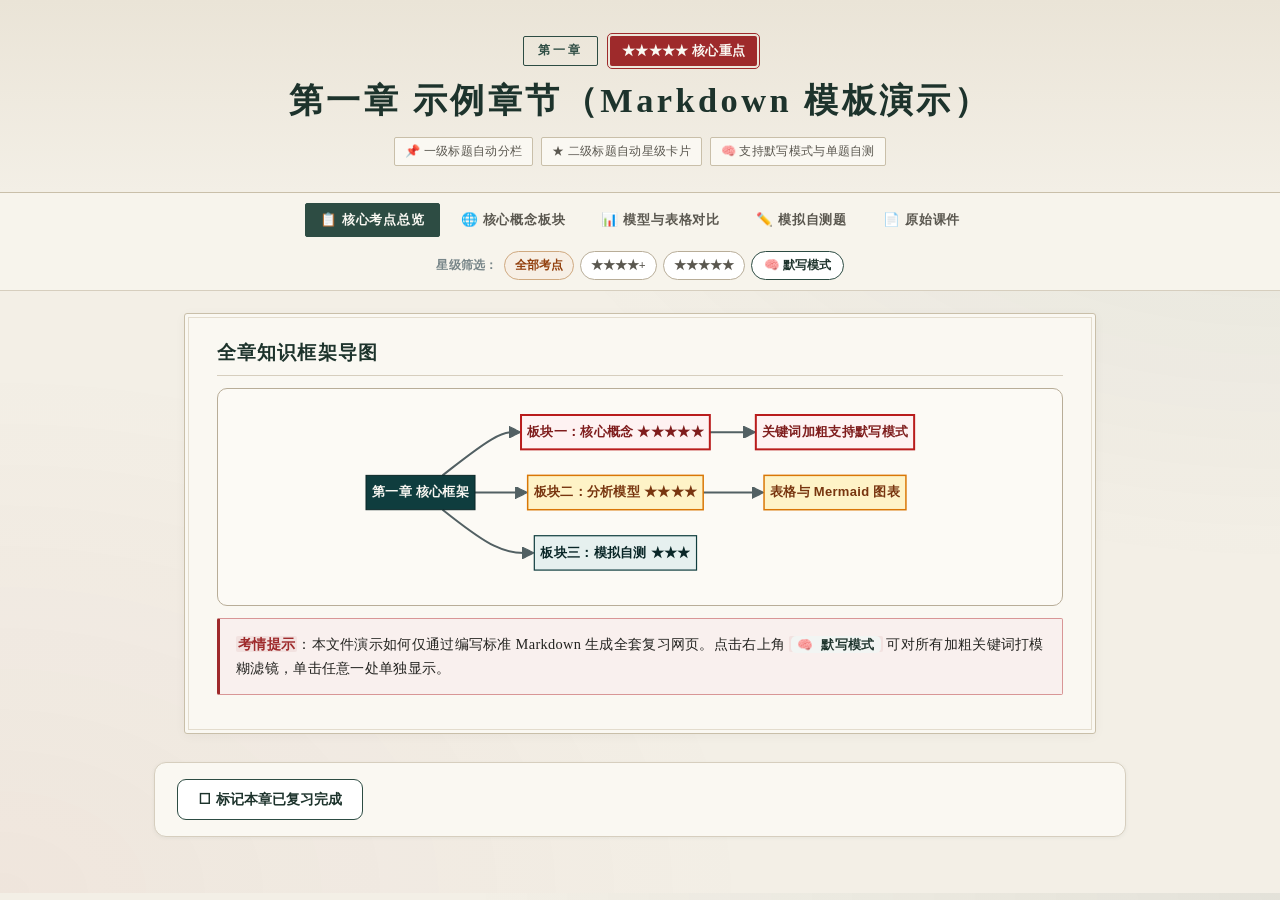
<file: skills/course-review-template/assets/study-site/unit/theme-chinese-ink.html>
<!doctype html>
<html lang="zh-CN">
<head>
  <meta charset="utf-8">
  <meta name="viewport" content="width=device-width,initial-scale=1">
  <title>第一章 示例章节（Markdown 模板演示）</title>
  <link rel="stylesheet" href="../unit.css">
  <style>
/* === 东方宋韵水墨书院风：宣纸留白 + 朱砂印章 + 卷轴居中标题 + 竹青浓墨 === */
:root {
  --theme: #2d4c43; --theme-dark: #1d332c; --theme-mid: #3f6a5e;
  --theme-light: #e8efec; --theme-soft: #f2f5f3;
  --gold: #8c6239; --gold-bright: #a67848; --gold-light: #f7efe5; --gold-border: #cfa980;
  --red: #9e2a2b; --red-light: #f9ecec; --red-border: #d89696;
  --green: #2d4c43; --green-light: #ebf3f0; --green-border: #8eb3a7;
  --paper: #f3efe6; --surface: #faf8f2; --surface-alt: #f0ebe0;
  --ink: #232320; --ink-muted: #5a574f; --border: #d6cebe; --border-strong: #b8ad98;
}
body {
  font-family: "Noto Serif SC", "Source Han Serif SC", "Songti SC", "FangSong", serif;
  background:
    radial-gradient(ellipse at 100% 0%, rgba(45,76,67,0.08), transparent 45%),
    radial-gradient(ellipse at 0% 100%, rgba(158,42,43,0.05), transparent 42%),
    #f3efe6;
  color: #232320;
  letter-spacing: 0.02em;
}
/* 卷轴式水墨留白页眉 + 朱砂方印 */
.chapter-hero {
  background: linear-gradient(180deg, #eae4d7 0%, #f3efe6 100%);
  color: #232320;
  text-align: center;
  padding: 36px 24px 26px;
  border-bottom: 1px solid #c9bfa9;
  position: relative;
}
.hero-top-row { justify-content: center; gap: 12px; }
.chapter-kicker {
  background: transparent; color: #2d4c43; border: 1px solid #2d4c43;
  border-radius: 2px; padding: 3px 14px; letter-spacing: 0.25em;
}
/* 朱砂方印样式 */
.hero-star-pill, .hero-star-pill.s5 {
  background: #9e2a2b; color: #faf8f2; border: 2px solid #9e2a2b;
  outline: 1px solid #9e2a2b; outline-offset: 2px;
  border-radius: 2px; padding: 2px 10px; font-weight: 700;
}
.chapter-hero h1 { font-size: 2.15rem; font-weight: 700; color: #1d332c; letter-spacing: 0.1em; margin: 12px 0; }
.hero-tags { justify-content: center; }
.hero-tag { background: #faf8f2; color: #5a574f; border: 1px solid #c9bfa9; border-radius: 2px; }
/* 典雅居中分栏 */
.nav-bar-wrap { background: #f7f4ec; border-bottom: 1px solid #d6cebe; box-shadow: none; }
.nav-bar-inner { justify-content: center; gap: 14px; }
.nav-tab {
  background: transparent; border: 1px solid transparent; border-radius: 2px;
  color: #5a574f; padding: 7px 14px; letter-spacing: 0.06em;
}
.nav-tab.active {
  background: #2d4c43; color: #faf8f2; border-color: #2d4c43;
}
/* 宣纸双细框书院卡片 */
.page-wrap { max-width: 960px; }
.card {
  background: #faf8f2;
  border: 1px solid #c9bfa9;
  outline: 1px solid #e3dccd;
  outline-offset: -5px;
  border-radius: 3px;
  box-shadow: 0 2px 12px rgba(35,35,32,0.04);
  padding: 26px 32px;
}
.card.kp-card[data-stars="5"] { border-left: 4px solid #9e2a2b; background: #fcfaf5; }
.card.kp-card[data-stars="4"] { border-left: 4px solid #8c6239; }
.card-header { border-bottom: 1px solid #d6cebe; padding-bottom: 10px; }
.card-header h2, .card-header h3 { color: #1d332c; letter-spacing: 0.06em; }
.star-badge.s5 { background: #9e2a2b; color: #faf8f2; border-color: #9e2a2b; border-radius: 2px; }
.star-badge.s4 { background: #f7efe5; color: #8c6239; border-color: #cfa980; border-radius: 2px; }
.star-badge.s3 { background: #e8efec; color: #2d4c43; border-color: #8eb3a7; border-radius: 2px; }
.card h4 {
  background: transparent; border-left: none; text-align: left;
  border-bottom: 1px solid #d6cebe; color: #2d4c43; padding: 4px 0; border-radius: 0;
}
.card h4::before { content: "❖ "; color: #9e2a2b; }
.card p strong, .card li strong { color: #9e2a2b; background: rgba(158,42,43,0.07); }
.card ol > li::before { background: #2d4c43; border-radius: 2px; font-family: Georgia, serif; }
.card.kp-card[data-stars="5"] ol > li::before { background: #9e2a2b; }
.callout { border-radius: 2px; border: 1px solid #d6cebe; border-left: 3px solid #2d4c43; background: #f4efe4; }
.callout.exam { border-left-color: #9e2a2b; background: #f9f0ee; }
  </style>
</head>
<body data-unit-id="1">
  <header class="chapter-hero">
    <div class="chapter-hero-inner">
      <div class="hero-top-row">
        <span class="chapter-kicker">第一章</span>
        <span class="hero-star-pill s5">★★★★★ 核心重点</span>
      </div>
      <h1>第一章 示例章节（Markdown 模板演示）</h1>
      <div class="hero-tags"><span class="hero-tag">📌 一级标题自动分栏</span>
        <span class="hero-tag">★ 二级标题自动星级卡片</span>
        <span class="hero-tag">🧠 支持默写模式与单题自测</span></div>
    </div>
  </header>

  <div class="nav-bar-wrap">
    <div class="nav-bar-inner">
      <div class="nav-tabs">
        <button class="nav-tab active" type="button" data-target="tab1">📋 核心考点总览</button>
<button class="nav-tab" type="button" data-target="tab2">🌐 核心概念板块</button>
<button class="nav-tab" type="button" data-target="tab3">📊 模型与表格对比</button>
<button class="nav-tab" type="button" data-target="tab4">✏️ 模拟自测题</button>
<button class="nav-tab" type="button" data-target="raw-materials">📄 原始课件</button>
      </div>
      <div class="star-filter" aria-label="按重要程度筛选考点">
        <span class="star-filter-label">星级筛选：</span>
        <button class="filter-btn active" type="button" data-min="0">全部考点</button>
        <button class="filter-btn" type="button" data-min="4">★★★★+</button>
        <button class="filter-btn" type="button" data-min="5">★★★★★</button>
      </div>
    </div>
  </div>

  <main class="page-wrap">
    <section class="section active" id="section-tab1">
<article class="card">
  <div class="card-header">
    <h2>全章知识框架导图</h2>
  </div>
  <div class="mermaid-wrap"><div class="mermaid">flowchart LR
  R[&quot;第一章 核心框架&quot;]:::root
  R --&gt; A[&quot;板块一：核心概念 ★★★★★&quot;]:::s5
  R --&gt; B[&quot;板块二：分析模型 ★★★★&quot;]:::s4
  R --&gt; C[&quot;板块三：模拟自测 ★★★&quot;]:::s3
  A --&gt; A1[&quot;关键词加粗支持默写模式&quot;]:::s5
  B --&gt; B1[&quot;表格与 Mermaid 图表&quot;]:::s4
  classDef root fill:#0f3d3e,stroke:#092627,color:#f8f6f1,font-weight:bold
  classDef s5 fill:#fef2f2,stroke:#b91c1c,stroke-width:2px,color:#7f1d1d,font-weight:bold
  classDef s4 fill:#fef3c7,stroke:#d97706,stroke-width:1.5px,color:#78350f,font-weight:bold
  classDef s3 fill:#e6f0ef,stroke:#0f3d3e,stroke-width:1.2px,color:#092627</div></div>
<div class="callout exam"><p><strong>考情提示</strong>：本文件演示如何仅通过编写标准 Markdown 生成全套复习网页。点击右上角 <strong><code class="inline-code">🧠 默写模式</code></strong> 可对所有加粗关键词打模糊滤镜，单击任意一处单独显示。</p></div>
</article>
</section>
<section class="section" id="section-tab2">
<article class="card kp-card" data-stars="5">
  <div class="card-header">
    <h2>考点一：层级与文字记忆样式</h2>
    <span class="star-badge s5">★★★★★ 必考核心</span>
  </div>
  <h4>1. 有序列表（自动渲染彩色圆形序号）</h4>
<ol>
<li><strong>核心定义</strong>：使用 <code class="inline-code"><strong>加粗</strong></code> 标注必背关键词，开启默写模式时自动模糊，<em>斜体文字</em> 会渲染为暖金衬线强调样式。</li>
<li><strong>重要程度</strong>：在二级标题 <code class="inline-code">##</code> 末尾加上 <code class="inline-code">★★★★★</code>、<code class="inline-code">★★★★</code>、<code class="inline-code">★★★</code> 或 <code class="inline-code">★★</code>，自动生成对应色条、星级徽章与筛选属性。</li>
<li><strong>公式与代码</strong>：行内公式如 <span class="math-inline">V = P × Q ⟺ 价值创造</span>，行内代码如 <code class="inline-code">unit/1.md</code>。</li>
</ol>
<h4>2. 无序列表（自动渲染箭头与嵌套圆点）</h4>
<ul>
<li><strong>一级要点</strong>：使用金/红三角箭头引导视线。</li>
<ul>
<li>嵌套细节：次级说明自动缩进并切换为深青圆点。</li>
<li>案例举证：<em>如格兰仕、携程、美的等经典企业案例</em>。</li>
</ul>
</ul>
<div class="callout term"><p><strong>术语对照</strong>：新教材称“低成本定位”，传统表述称“成本领先战略”，两者等价。</p></div>
<div class="callout warn"><p><strong>易错避坑</strong>：包含“易错 / 避坑 / 注意 / 陷阱”的引用块会自动变为琥珀色警示框。</p></div>
</article>
<div class="empty-filter-msg">当前板块在该星级筛选条件下暂无对应考点，可点击上方“全部考点”查看。</div>
</section>
<section class="section" id="section-tab3">
<article class="card kp-card" data-stars="4">
  <div class="card-header">
    <h2>考点二：模型对比表与内嵌图表</h2>
    <span class="star-badge s4">★★★★ 高频重点</span>
  </div>
  <div class="table-wrap"><table><thead><tr><th>维度</th><th>方案 A</th><th>方案 B</th><th>适用条件</th></tr></thead><tbody><tr><td><strong>核心优势</strong></td><td><strong>低成本规模效应</strong></td><td><strong>独特产品差异化</strong></td><td>视行业结构而定</td></tr><tr><td><strong>主要风险</strong></td><td>易受原材料波动冲击</td><td>研发与营销成本过高</td><td>需动态评估</td></tr></tbody></table></div>
<h4>内嵌流程图示例</h4>
<div class="mermaid-wrap"><div class="mermaid">flowchart TD
  S[&quot;外部环境分析&quot;]:::s4 --&gt; D[&quot;战略制定与选择&quot;]:::root
  I[&quot;内部能力分析&quot;]:::s4 --&gt; D
  D --&gt; E[&quot;战略实施与控制&quot;]:::s3
  classDef root fill:#0f3d3e,stroke:#092627,color:#f8f6f1,font-weight:bold
  classDef s4 fill:#fef3c7,stroke:#d97706,stroke-width:1.5px,color:#78350f,font-weight:bold
  classDef s3 fill:#e6f0ef,stroke:#0f3d3e,stroke-width:1.2px,color:#092627</div></div>
</article>
<div class="empty-filter-msg">当前板块在该星级筛选条件下暂无对应考点，可点击上方“全部考点”查看。</div>
</section>
<section class="section" id="section-tab4">
<div class="quiz-toolbar">
  <span>点击每题下方按钮显示或收起答案</span>
  <button class="btn-outline" id="toggleAllAnswers" type="button">全部展开答案</button>
</div>
<div class="qa-section-title">一、单项选择题</div>
<article class="qa-item mcq">
  <div class="qa-meta"><span class="qa-type">单选题 1</span></div>
  <div class="qa-question"><p>在 Markdown 模板中，哪一级标题会自动切分为顶部的平行栏目（Tab）？（ ）</p>
<ul>
<li>A. 一级标题 <code class="inline-code">#</code></li>
<li>B. 二级标题 <code class="inline-code">##</code></li>
<li>C. 三级标题 <code class="inline-code">###</code></li>
<li>D. 四级标题 <code class="inline-code">####</code></li>
</ul></div>
  <button class="qa-toggle" type="button">查看参考答案与采分点 ▼</button>
  <div class="qa-answer"><p><strong>参考答案：A</strong>。一级标题 <code class="inline-code">#</code> 自动生成平行分栏；二级标题 <code class="inline-code">##</code> 生成星级卡片大标题；三级 <code class="inline-code">###</code> 生成小节标题。</p></div>
</article>
<div class="qa-section-title">二、简答题</div>
<article class="qa-item short">
  <div class="qa-meta"><span class="qa-type">简答题 1 · 10分</span></div>
  <div class="qa-question"><p><strong>简述本复习模板支持哪些核心学习交互功能？</strong></p></div>
  <button class="qa-toggle" type="button">查看参考答案与采分点 ▼</button>
  <div class="qa-answer"><ol>
<li><strong>平行板块切换</strong>：按一级标题自动分栏，避免单页过长。</li>
<li><strong>星级筛选</strong>：支持一键筛选 <code class="inline-code">★★★★+</code> 与 <code class="inline-code">★★★★★</code> 必考核心。</li>
<li><strong>默写模式</strong>：一键模糊所有加粗关键词，单击某处独立显示核对。</li>
<li><strong>单题独立答案切换</strong>：每道自测题配有独立按钮显示/收起答案与采分点。</li>
</ol></div>
</article>
</section>
<section class="section" id="section-raw-materials">
<div class="pdf-block">
  <div class="pdf-head">
    <div class="pdf-name">📄 第一章 原始课件 PDF（示例路径）</div>
    <div class="pdf-actions">
      <a class="pdf-btn" href="../../slides/chapter1.pdf" target="_blank" rel="noopener">↗ 新窗口打开</a>
      <a class="pdf-btn primary" href="../../slides/chapter1.pdf" download="chapter1.pdf">↓ 下载 PDF</a>
    </div>
  </div>
  <iframe class="pdf-viewer" data-src="../../slides/chapter1.pdf" title="第一章 原始课件 PDF（示例路径）"></iframe>
</div>
</section>
  </main>

  <footer class="chapter-footer">
    <div class="review-bar">
      <button class="review-btn" id="markReviewedBtn" type="button">☐ 标记本章已复习完成</button>
    </div>
  </footer>

  <script src="../vendor/mermaid.min.js"></script>
  <script src="../unit.js"></script>
</body>
</html>
</file>
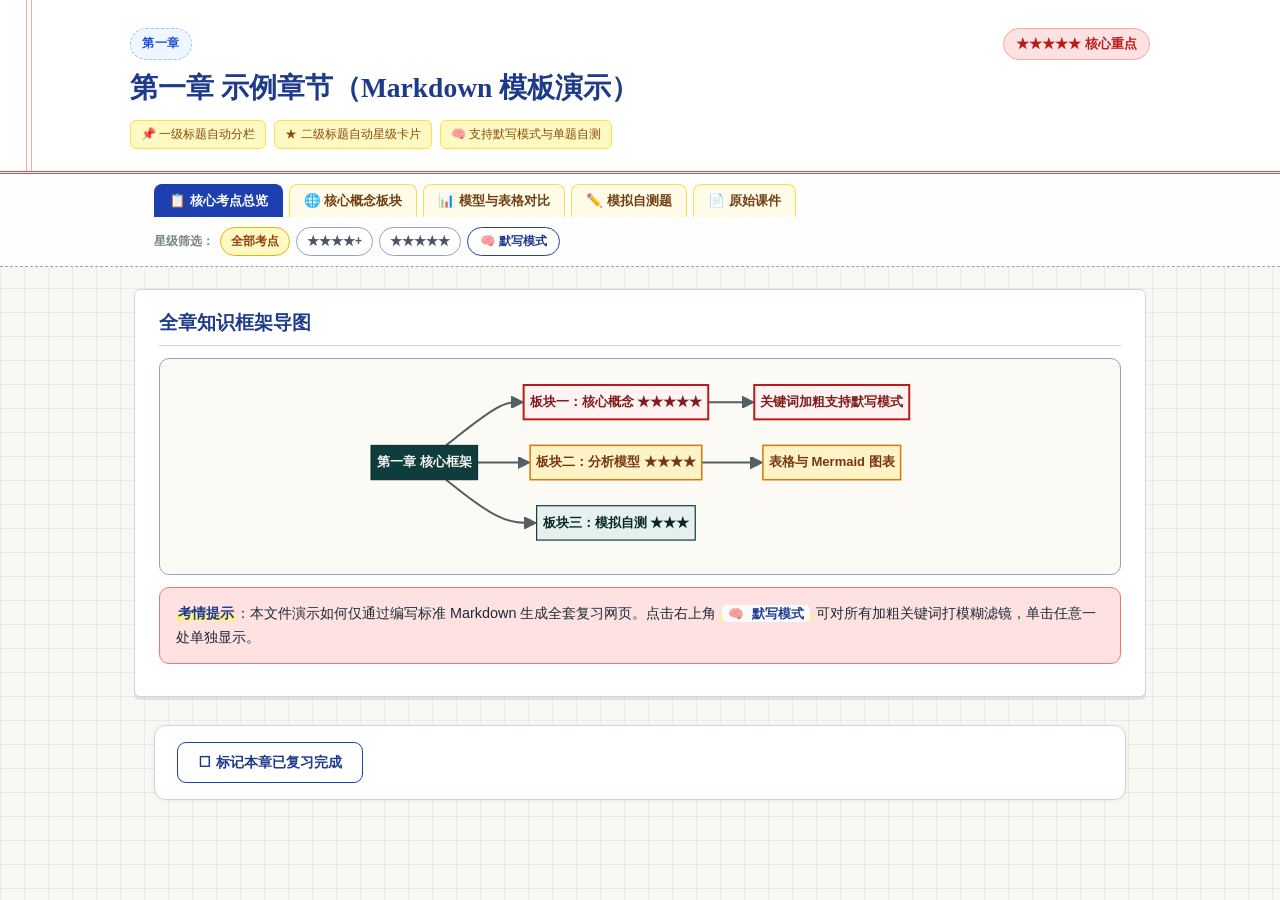
<file: skills/course-review-template/assets/study-site/unit/theme-cornell-notes.html>
<!doctype html>
<html lang="zh-CN">
<head>
  <meta charset="utf-8">
  <meta name="viewport" content="width=device-width,initial-scale=1">
  <title>第一章 示例章节（Markdown 模板演示）</title>
  <link rel="stylesheet" href="../unit.css">
  <style>
/* === 康奈尔活页笔记风：方格纸 + 红色装订双竖线 + 左线索/右正文分栏 === */
:root {
  --theme: #1e40af; --theme-dark: #1e3a8a; --theme-mid: #3b82f6;
  --theme-light: #eff6ff; --theme-soft: #f8fafc;
  --gold: #b45309; --gold-bright: #d97706; --gold-light: #fef9c3; --gold-border: #eab308;
  --red: #dc2626; --red-light: #fee2e2; --red-border: #f87171;
  --green: #15803d; --green-light: #dcfce7; --green-border: #4ade80;
  --paper: #fdfdf8; --surface: #ffffff; --surface-alt: #fafaf2;
  --ink: #1f2937; --ink-muted: #4b5563; --border: #cbd5e1; --border-strong: #94a3b8;
}
body {
  background-color: #f8f7f1;
  background-image:
    linear-gradient(to right, rgba(148,163,184,0.14) 1px, transparent 1px),
    linear-gradient(to bottom, rgba(148,163,184,0.14) 1px, transparent 1px);
  background-size: 24px 24px;
}
/* 活页笔记本顶部抬头（带红色双栏横线） */
.chapter-hero {
  background: #ffffff;
  color: #1e3a8a;
  border-bottom: 3px double #ef4444;
  padding: 28px 32px 22px;
  position: relative;
}
.chapter-hero::before {
  content: "";
  position: absolute; left: 26px; top: 0; bottom: 0;
  width: 4px; border-left: 1px solid rgba(239,68,68,0.45); border-right: 1px solid rgba(239,68,68,0.45);
}
.chapter-kicker { background: #eff6ff; color: #1d4ed8; border: 1px dashed #93c5fd; }
.hero-star-pill, .hero-star-pill.s5 { background: #fee2e2; color: #b91c1c; border: 1px solid #fca5a5; }
.chapter-hero h1 { color: #1e3a8a; }
.hero-tag { background: #fef9c3; color: #854d0e; border: 1px solid #fde047; }
/* 活页索引贴标签栏 */
.nav-bar-wrap { background: rgba(255,255,255,0.92); border-bottom: 1.5px dashed #94a3b8; box-shadow: none; }
.nav-tab {
  background: #fefce8; color: #713f12; border: 1px solid #fde047;
  border-radius: 8px 8px 0 0; border-bottom: none; padding: 7px 14px;
}
.nav-tab.active { background: #1e40af; color: #ffffff; border-color: #1e40af; }
/* 宽屏康奈尔双区卡片：左栏线索标题(26%) + 红竖线 + 右栏笔记正文(74%) */
.page-wrap { max-width: 1060px; }
.card {
  background: #ffffff;
  border: 1px solid #cbd5e1;
  border-radius: 6px;
  box-shadow: 0 3px 0 rgba(148,163,184,0.25);
  position: relative;
}
@media (min-width: 820px) {
  .card.kp-card {
    display: grid;
    grid-template-columns: 230px minmax(0, 1fr);
    column-gap: 28px;
    padding: 20px 26px;
  }
  .card.kp-card .card-header {
    grid-column: 1;
    grid-row: 1 / span 20;
    flex-direction: column;
    align-items: flex-start;
    justify-content: flex-start;
    border-bottom: none;
    border-right: 2px solid rgba(239, 68, 68, 0.45);
    padding-right: 18px;
    padding-bottom: 0;
    margin-bottom: 0;
  }
  .card.kp-card > *:not(.card-header) {
    grid-column: 2;
  }
}
.card p strong, .card li strong {
  color: #1e3a8a;
  background: linear-gradient(180deg, transparent 52%, #fef08a 52%);
}
.card.kp-card[data-stars="5"] p strong, .card.kp-card[data-stars="5"] li strong {
  color: #b91c1c;
  background: linear-gradient(180deg, transparent 52%, #fecaca 52%);
}
.card h4 { background: transparent; border-left: 3px solid #2563eb; border-bottom: 1px dotted #93c5fd; border-radius: 0; }
  </style>
</head>
<body data-unit-id="1">
  <header class="chapter-hero">
    <div class="chapter-hero-inner">
      <div class="hero-top-row">
        <span class="chapter-kicker">第一章</span>
        <span class="hero-star-pill s5">★★★★★ 核心重点</span>
      </div>
      <h1>第一章 示例章节（Markdown 模板演示）</h1>
      <div class="hero-tags"><span class="hero-tag">📌 一级标题自动分栏</span>
        <span class="hero-tag">★ 二级标题自动星级卡片</span>
        <span class="hero-tag">🧠 支持默写模式与单题自测</span></div>
    </div>
  </header>

  <div class="nav-bar-wrap">
    <div class="nav-bar-inner">
      <div class="nav-tabs">
        <button class="nav-tab active" type="button" data-target="tab1">📋 核心考点总览</button>
<button class="nav-tab" type="button" data-target="tab2">🌐 核心概念板块</button>
<button class="nav-tab" type="button" data-target="tab3">📊 模型与表格对比</button>
<button class="nav-tab" type="button" data-target="tab4">✏️ 模拟自测题</button>
<button class="nav-tab" type="button" data-target="raw-materials">📄 原始课件</button>
      </div>
      <div class="star-filter" aria-label="按重要程度筛选考点">
        <span class="star-filter-label">星级筛选：</span>
        <button class="filter-btn active" type="button" data-min="0">全部考点</button>
        <button class="filter-btn" type="button" data-min="4">★★★★+</button>
        <button class="filter-btn" type="button" data-min="5">★★★★★</button>
      </div>
    </div>
  </div>

  <main class="page-wrap">
    <section class="section active" id="section-tab1">
<article class="card">
  <div class="card-header">
    <h2>全章知识框架导图</h2>
  </div>
  <div class="mermaid-wrap"><div class="mermaid">flowchart LR
  R[&quot;第一章 核心框架&quot;]:::root
  R --&gt; A[&quot;板块一：核心概念 ★★★★★&quot;]:::s5
  R --&gt; B[&quot;板块二：分析模型 ★★★★&quot;]:::s4
  R --&gt; C[&quot;板块三：模拟自测 ★★★&quot;]:::s3
  A --&gt; A1[&quot;关键词加粗支持默写模式&quot;]:::s5
  B --&gt; B1[&quot;表格与 Mermaid 图表&quot;]:::s4
  classDef root fill:#0f3d3e,stroke:#092627,color:#f8f6f1,font-weight:bold
  classDef s5 fill:#fef2f2,stroke:#b91c1c,stroke-width:2px,color:#7f1d1d,font-weight:bold
  classDef s4 fill:#fef3c7,stroke:#d97706,stroke-width:1.5px,color:#78350f,font-weight:bold
  classDef s3 fill:#e6f0ef,stroke:#0f3d3e,stroke-width:1.2px,color:#092627</div></div>
<div class="callout exam"><p><strong>考情提示</strong>：本文件演示如何仅通过编写标准 Markdown 生成全套复习网页。点击右上角 <strong><code class="inline-code">🧠 默写模式</code></strong> 可对所有加粗关键词打模糊滤镜，单击任意一处单独显示。</p></div>
</article>
</section>
<section class="section" id="section-tab2">
<article class="card kp-card" data-stars="5">
  <div class="card-header">
    <h2>考点一：层级与文字记忆样式</h2>
    <span class="star-badge s5">★★★★★ 必考核心</span>
  </div>
  <h4>1. 有序列表（自动渲染彩色圆形序号）</h4>
<ol>
<li><strong>核心定义</strong>：使用 <code class="inline-code"><strong>加粗</strong></code> 标注必背关键词，开启默写模式时自动模糊，<em>斜体文字</em> 会渲染为暖金衬线强调样式。</li>
<li><strong>重要程度</strong>：在二级标题 <code class="inline-code">##</code> 末尾加上 <code class="inline-code">★★★★★</code>、<code class="inline-code">★★★★</code>、<code class="inline-code">★★★</code> 或 <code class="inline-code">★★</code>，自动生成对应色条、星级徽章与筛选属性。</li>
<li><strong>公式与代码</strong>：行内公式如 <span class="math-inline">V = P × Q ⟺ 价值创造</span>，行内代码如 <code class="inline-code">unit/1.md</code>。</li>
</ol>
<h4>2. 无序列表（自动渲染箭头与嵌套圆点）</h4>
<ul>
<li><strong>一级要点</strong>：使用金/红三角箭头引导视线。</li>
<ul>
<li>嵌套细节：次级说明自动缩进并切换为深青圆点。</li>
<li>案例举证：<em>如格兰仕、携程、美的等经典企业案例</em>。</li>
</ul>
</ul>
<div class="callout term"><p><strong>术语对照</strong>：新教材称“低成本定位”，传统表述称“成本领先战略”，两者等价。</p></div>
<div class="callout warn"><p><strong>易错避坑</strong>：包含“易错 / 避坑 / 注意 / 陷阱”的引用块会自动变为琥珀色警示框。</p></div>
</article>
<div class="empty-filter-msg">当前板块在该星级筛选条件下暂无对应考点，可点击上方“全部考点”查看。</div>
</section>
<section class="section" id="section-tab3">
<article class="card kp-card" data-stars="4">
  <div class="card-header">
    <h2>考点二：模型对比表与内嵌图表</h2>
    <span class="star-badge s4">★★★★ 高频重点</span>
  </div>
  <div class="table-wrap"><table><thead><tr><th>维度</th><th>方案 A</th><th>方案 B</th><th>适用条件</th></tr></thead><tbody><tr><td><strong>核心优势</strong></td><td><strong>低成本规模效应</strong></td><td><strong>独特产品差异化</strong></td><td>视行业结构而定</td></tr><tr><td><strong>主要风险</strong></td><td>易受原材料波动冲击</td><td>研发与营销成本过高</td><td>需动态评估</td></tr></tbody></table></div>
<h4>内嵌流程图示例</h4>
<div class="mermaid-wrap"><div class="mermaid">flowchart TD
  S[&quot;外部环境分析&quot;]:::s4 --&gt; D[&quot;战略制定与选择&quot;]:::root
  I[&quot;内部能力分析&quot;]:::s4 --&gt; D
  D --&gt; E[&quot;战略实施与控制&quot;]:::s3
  classDef root fill:#0f3d3e,stroke:#092627,color:#f8f6f1,font-weight:bold
  classDef s4 fill:#fef3c7,stroke:#d97706,stroke-width:1.5px,color:#78350f,font-weight:bold
  classDef s3 fill:#e6f0ef,stroke:#0f3d3e,stroke-width:1.2px,color:#092627</div></div>
</article>
<div class="empty-filter-msg">当前板块在该星级筛选条件下暂无对应考点，可点击上方“全部考点”查看。</div>
</section>
<section class="section" id="section-tab4">
<div class="quiz-toolbar">
  <span>点击每题下方按钮显示或收起答案</span>
  <button class="btn-outline" id="toggleAllAnswers" type="button">全部展开答案</button>
</div>
<div class="qa-section-title">一、单项选择题</div>
<article class="qa-item mcq">
  <div class="qa-meta"><span class="qa-type">单选题 1</span></div>
  <div class="qa-question"><p>在 Markdown 模板中，哪一级标题会自动切分为顶部的平行栏目（Tab）？（ ）</p>
<ul>
<li>A. 一级标题 <code class="inline-code">#</code></li>
<li>B. 二级标题 <code class="inline-code">##</code></li>
<li>C. 三级标题 <code class="inline-code">###</code></li>
<li>D. 四级标题 <code class="inline-code">####</code></li>
</ul></div>
  <button class="qa-toggle" type="button">查看参考答案与采分点 ▼</button>
  <div class="qa-answer"><p><strong>参考答案：A</strong>。一级标题 <code class="inline-code">#</code> 自动生成平行分栏；二级标题 <code class="inline-code">##</code> 生成星级卡片大标题；三级 <code class="inline-code">###</code> 生成小节标题。</p></div>
</article>
<div class="qa-section-title">二、简答题</div>
<article class="qa-item short">
  <div class="qa-meta"><span class="qa-type">简答题 1 · 10分</span></div>
  <div class="qa-question"><p><strong>简述本复习模板支持哪些核心学习交互功能？</strong></p></div>
  <button class="qa-toggle" type="button">查看参考答案与采分点 ▼</button>
  <div class="qa-answer"><ol>
<li><strong>平行板块切换</strong>：按一级标题自动分栏，避免单页过长。</li>
<li><strong>星级筛选</strong>：支持一键筛选 <code class="inline-code">★★★★+</code> 与 <code class="inline-code">★★★★★</code> 必考核心。</li>
<li><strong>默写模式</strong>：一键模糊所有加粗关键词，单击某处独立显示核对。</li>
<li><strong>单题独立答案切换</strong>：每道自测题配有独立按钮显示/收起答案与采分点。</li>
</ol></div>
</article>
</section>
<section class="section" id="section-raw-materials">
<div class="pdf-block">
  <div class="pdf-head">
    <div class="pdf-name">📄 第一章 原始课件 PDF（示例路径）</div>
    <div class="pdf-actions">
      <a class="pdf-btn" href="../../slides/chapter1.pdf" target="_blank" rel="noopener">↗ 新窗口打开</a>
      <a class="pdf-btn primary" href="../../slides/chapter1.pdf" download="chapter1.pdf">↓ 下载 PDF</a>
    </div>
  </div>
  <iframe class="pdf-viewer" data-src="../../slides/chapter1.pdf" title="第一章 原始课件 PDF（示例路径）"></iframe>
</div>
</section>
  </main>

  <footer class="chapter-footer">
    <div class="review-bar">
      <button class="review-btn" id="markReviewedBtn" type="button">☐ 标记本章已复习完成</button>
    </div>
  </footer>

  <script src="../vendor/mermaid.min.js"></script>
  <script src="../unit.js"></script>
</body>
</html>
</file>
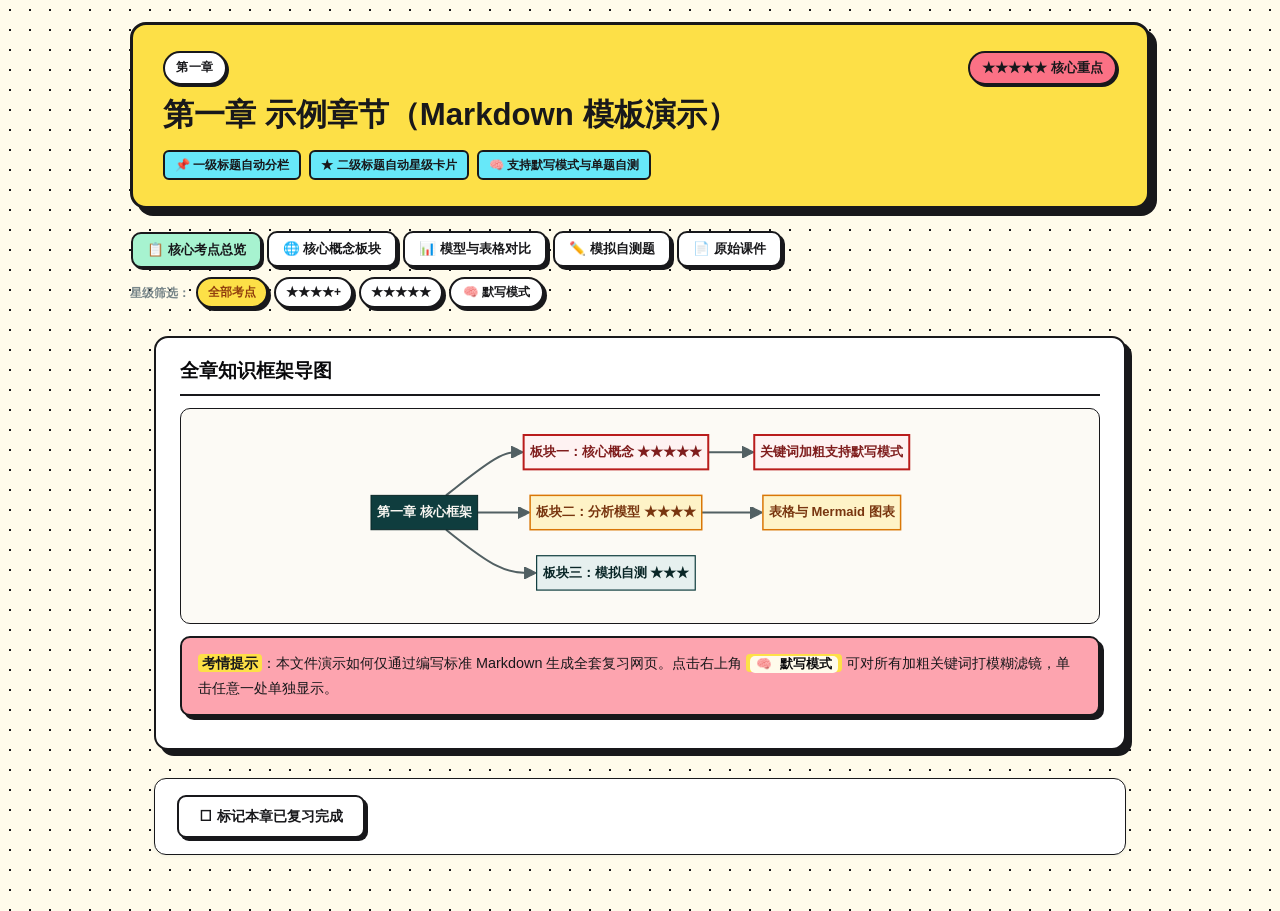
<file: skills/course-review-template/assets/study-site/unit/theme-neobrutalism.html>
<!doctype html>
<html lang="zh-CN">
<head>
  <meta charset="utf-8">
  <meta name="viewport" content="width=device-width,initial-scale=1">
  <title>第一章 示例章节（Markdown 模板演示）</title>
  <link rel="stylesheet" href="../unit.css">
  <style>
/* === 新粗野主义 Neo-Brutalism：2.5px 粗黑框 + 硬偏移投影 + 活力撞色 === */
:root {
  --theme: #18181b; --theme-dark: #09090b; --theme-mid: #27272a;
  --theme-light: #fef08a; --theme-soft: #fffbeb;
  --gold: #18181b; --gold-bright: #f59e0b; --gold-light: #fde047; --gold-border: #18181b;
  --red: #e11d48; --red-light: #fda4af; --red-border: #18181b;
  --green: #059669; --green-light: #86efac; --green-border: #18181b;
  --paper: #fffbeb; --surface: #ffffff; --surface-alt: #fef9c3;
  --ink: #18181b; --ink-muted: #3f3f46; --border: #18181b; --border-strong: #18181b;
  --font-serif: -apple-system, BlinkMacSystemFont, "PingFang SC", "Microsoft YaHei", sans-serif;
}
body {
  background-color: #fffbeb;
  background-image: radial-gradient(#18181b 0.8px, transparent 0.8px);
  background-size: 20px 20px;
}
/* 撞色粗框大顶卡 */
.chapter-hero {
  max-width: 1020px;
  margin: 22px auto 0;
  background: #fde047;
  color: #18181b;
  border: 3px solid #18181b;
  border-radius: 16px;
  box-shadow: 7px 7px 0 #18181b;
  padding: 26px 30px;
}
.chapter-kicker { background: #ffffff; color: #18181b; border: 2px solid #18181b; box-shadow: 2px 2px 0 #18181b; }
.hero-star-pill, .hero-star-pill.s5 { background: #fb7185; color: #18181b; border: 2px solid #18181b; box-shadow: 2px 2px 0 #18181b; font-weight: 800; }
.chapter-hero h1 { font-size: 1.95rem; font-weight: 900; color: #18181b; }
.hero-tag { background: #67e8f9; color: #18181b; border: 2px solid #18181b; font-weight: 700; }
/* 弹跳按钮式分栏 */
.nav-bar-wrap { background: transparent; border: none; box-shadow: none; margin-top: 16px; }
.nav-bar-inner { max-width: 1020px; padding: 6px 0; }
.nav-tab {
  background: #ffffff; color: #18181b; border: 2.5px solid #18181b; border-radius: 10px;
  box-shadow: 3px 3px 0 #18181b; font-weight: 800; transition: transform 0.12s ease, box-shadow 0.12s ease;
}
.nav-tab:hover { transform: translate(-2px, -2px); box-shadow: 5px 5px 0 #18181b; color: #18181b; }
.nav-tab.active { background: #a7f3d0; color: #18181b; border-color: #18181b; transform: translate(1px, 1px); box-shadow: 2px 2px 0 #18181b; }
.filter-btn, .recite-btn, .btn-outline, .review-btn, .qa-toggle {
  border: 2px solid #18181b !important; box-shadow: 3px 3px 0 #18181b; font-weight: 800; color: #18181b;
}
.filter-btn.active { background: #fde047; }
.recite-btn.active { background: #c084fc; color: #18181b; }
/* 硬投影撞色卡牌 */
.card, .card.kp-card, .qa-item {
  background: #ffffff;
  border: 2.5px solid #18181b !important;
  border-radius: 14px;
  box-shadow: 6px 6px 0 #18181b;
}
.card.kp-card[data-stars="5"] { background: #fff1f2; }
.card.kp-card[data-stars="4"] { background: #fefce8; }
.card-header { border-bottom: 2.5px solid #18181b; }
.star-badge { border: 2px solid #18181b !important; box-shadow: 2px 2px 0 #18181b; font-weight: 800; color: #18181b !important; }
.star-badge.s5 { background: #fb7185; }
.star-badge.s4 { background: #fde047; }
.star-badge.s3 { background: #67e8f9; }
.card h4 { background: #67e8f9; border: 2px solid #18181b; border-left: 2px solid #18181b; border-radius: 8px; box-shadow: 3px 3px 0 #18181b; display: inline-block; padding: 4px 12px; }
.card ol > li::before { border: 2px solid #18181b; background: #fde047; color: #18181b; box-shadow: 2px 2px 0 #18181b; }
.card.kp-card[data-stars="5"] ol > li::before { background: #fb7185; color: #18181b; }
.card p strong, .card li strong { background: #fde047; color: #18181b; padding: 1px 4px; border-radius: 4px; }
.table-wrap { border: 2.5px solid #18181b; box-shadow: 4px 4px 0 #18181b; }
th { background: #18181b; color: #fde047; }
.callout { border: 2px solid #18181b !important; box-shadow: 4px 4px 0 #18181b; color: #18181b !important; }
.callout.warn { background: #fde047; }
.callout.exam { background: #fda4af; }
.callout.term { background: #bae6fd; }
.callout.tip { background: #bbf7d0; }
@media (max-width: 760px) {
  .chapter-hero { margin: 12px 14px 0; }
  .nav-bar-inner { padding: 6px 14px; }
}
  </style>
</head>
<body data-unit-id="1">
  <header class="chapter-hero">
    <div class="chapter-hero-inner">
      <div class="hero-top-row">
        <span class="chapter-kicker">第一章</span>
        <span class="hero-star-pill s5">★★★★★ 核心重点</span>
      </div>
      <h1>第一章 示例章节（Markdown 模板演示）</h1>
      <div class="hero-tags"><span class="hero-tag">📌 一级标题自动分栏</span>
        <span class="hero-tag">★ 二级标题自动星级卡片</span>
        <span class="hero-tag">🧠 支持默写模式与单题自测</span></div>
    </div>
  </header>

  <div class="nav-bar-wrap">
    <div class="nav-bar-inner">
      <div class="nav-tabs">
        <button class="nav-tab active" type="button" data-target="tab1">📋 核心考点总览</button>
<button class="nav-tab" type="button" data-target="tab2">🌐 核心概念板块</button>
<button class="nav-tab" type="button" data-target="tab3">📊 模型与表格对比</button>
<button class="nav-tab" type="button" data-target="tab4">✏️ 模拟自测题</button>
<button class="nav-tab" type="button" data-target="raw-materials">📄 原始课件</button>
      </div>
      <div class="star-filter" aria-label="按重要程度筛选考点">
        <span class="star-filter-label">星级筛选：</span>
        <button class="filter-btn active" type="button" data-min="0">全部考点</button>
        <button class="filter-btn" type="button" data-min="4">★★★★+</button>
        <button class="filter-btn" type="button" data-min="5">★★★★★</button>
      </div>
    </div>
  </div>

  <main class="page-wrap">
    <section class="section active" id="section-tab1">
<article class="card">
  <div class="card-header">
    <h2>全章知识框架导图</h2>
  </div>
  <div class="mermaid-wrap"><div class="mermaid">flowchart LR
  R[&quot;第一章 核心框架&quot;]:::root
  R --&gt; A[&quot;板块一：核心概念 ★★★★★&quot;]:::s5
  R --&gt; B[&quot;板块二：分析模型 ★★★★&quot;]:::s4
  R --&gt; C[&quot;板块三：模拟自测 ★★★&quot;]:::s3
  A --&gt; A1[&quot;关键词加粗支持默写模式&quot;]:::s5
  B --&gt; B1[&quot;表格与 Mermaid 图表&quot;]:::s4
  classDef root fill:#0f3d3e,stroke:#092627,color:#f8f6f1,font-weight:bold
  classDef s5 fill:#fef2f2,stroke:#b91c1c,stroke-width:2px,color:#7f1d1d,font-weight:bold
  classDef s4 fill:#fef3c7,stroke:#d97706,stroke-width:1.5px,color:#78350f,font-weight:bold
  classDef s3 fill:#e6f0ef,stroke:#0f3d3e,stroke-width:1.2px,color:#092627</div></div>
<div class="callout exam"><p><strong>考情提示</strong>：本文件演示如何仅通过编写标准 Markdown 生成全套复习网页。点击右上角 <strong><code class="inline-code">🧠 默写模式</code></strong> 可对所有加粗关键词打模糊滤镜，单击任意一处单独显示。</p></div>
</article>
</section>
<section class="section" id="section-tab2">
<article class="card kp-card" data-stars="5">
  <div class="card-header">
    <h2>考点一：层级与文字记忆样式</h2>
    <span class="star-badge s5">★★★★★ 必考核心</span>
  </div>
  <h4>1. 有序列表（自动渲染彩色圆形序号）</h4>
<ol>
<li><strong>核心定义</strong>：使用 <code class="inline-code"><strong>加粗</strong></code> 标注必背关键词，开启默写模式时自动模糊，<em>斜体文字</em> 会渲染为暖金衬线强调样式。</li>
<li><strong>重要程度</strong>：在二级标题 <code class="inline-code">##</code> 末尾加上 <code class="inline-code">★★★★★</code>、<code class="inline-code">★★★★</code>、<code class="inline-code">★★★</code> 或 <code class="inline-code">★★</code>，自动生成对应色条、星级徽章与筛选属性。</li>
<li><strong>公式与代码</strong>：行内公式如 <span class="math-inline">V = P × Q ⟺ 价值创造</span>，行内代码如 <code class="inline-code">unit/1.md</code>。</li>
</ol>
<h4>2. 无序列表（自动渲染箭头与嵌套圆点）</h4>
<ul>
<li><strong>一级要点</strong>：使用金/红三角箭头引导视线。</li>
<ul>
<li>嵌套细节：次级说明自动缩进并切换为深青圆点。</li>
<li>案例举证：<em>如格兰仕、携程、美的等经典企业案例</em>。</li>
</ul>
</ul>
<div class="callout term"><p><strong>术语对照</strong>：新教材称“低成本定位”，传统表述称“成本领先战略”，两者等价。</p></div>
<div class="callout warn"><p><strong>易错避坑</strong>：包含“易错 / 避坑 / 注意 / 陷阱”的引用块会自动变为琥珀色警示框。</p></div>
</article>
<div class="empty-filter-msg">当前板块在该星级筛选条件下暂无对应考点，可点击上方“全部考点”查看。</div>
</section>
<section class="section" id="section-tab3">
<article class="card kp-card" data-stars="4">
  <div class="card-header">
    <h2>考点二：模型对比表与内嵌图表</h2>
    <span class="star-badge s4">★★★★ 高频重点</span>
  </div>
  <div class="table-wrap"><table><thead><tr><th>维度</th><th>方案 A</th><th>方案 B</th><th>适用条件</th></tr></thead><tbody><tr><td><strong>核心优势</strong></td><td><strong>低成本规模效应</strong></td><td><strong>独特产品差异化</strong></td><td>视行业结构而定</td></tr><tr><td><strong>主要风险</strong></td><td>易受原材料波动冲击</td><td>研发与营销成本过高</td><td>需动态评估</td></tr></tbody></table></div>
<h4>内嵌流程图示例</h4>
<div class="mermaid-wrap"><div class="mermaid">flowchart TD
  S[&quot;外部环境分析&quot;]:::s4 --&gt; D[&quot;战略制定与选择&quot;]:::root
  I[&quot;内部能力分析&quot;]:::s4 --&gt; D
  D --&gt; E[&quot;战略实施与控制&quot;]:::s3
  classDef root fill:#0f3d3e,stroke:#092627,color:#f8f6f1,font-weight:bold
  classDef s4 fill:#fef3c7,stroke:#d97706,stroke-width:1.5px,color:#78350f,font-weight:bold
  classDef s3 fill:#e6f0ef,stroke:#0f3d3e,stroke-width:1.2px,color:#092627</div></div>
</article>
<div class="empty-filter-msg">当前板块在该星级筛选条件下暂无对应考点，可点击上方“全部考点”查看。</div>
</section>
<section class="section" id="section-tab4">
<div class="quiz-toolbar">
  <span>点击每题下方按钮显示或收起答案</span>
  <button class="btn-outline" id="toggleAllAnswers" type="button">全部展开答案</button>
</div>
<div class="qa-section-title">一、单项选择题</div>
<article class="qa-item mcq">
  <div class="qa-meta"><span class="qa-type">单选题 1</span></div>
  <div class="qa-question"><p>在 Markdown 模板中，哪一级标题会自动切分为顶部的平行栏目（Tab）？（ ）</p>
<ul>
<li>A. 一级标题 <code class="inline-code">#</code></li>
<li>B. 二级标题 <code class="inline-code">##</code></li>
<li>C. 三级标题 <code class="inline-code">###</code></li>
<li>D. 四级标题 <code class="inline-code">####</code></li>
</ul></div>
  <button class="qa-toggle" type="button">查看参考答案与采分点 ▼</button>
  <div class="qa-answer"><p><strong>参考答案：A</strong>。一级标题 <code class="inline-code">#</code> 自动生成平行分栏；二级标题 <code class="inline-code">##</code> 生成星级卡片大标题；三级 <code class="inline-code">###</code> 生成小节标题。</p></div>
</article>
<div class="qa-section-title">二、简答题</div>
<article class="qa-item short">
  <div class="qa-meta"><span class="qa-type">简答题 1 · 10分</span></div>
  <div class="qa-question"><p><strong>简述本复习模板支持哪些核心学习交互功能？</strong></p></div>
  <button class="qa-toggle" type="button">查看参考答案与采分点 ▼</button>
  <div class="qa-answer"><ol>
<li><strong>平行板块切换</strong>：按一级标题自动分栏，避免单页过长。</li>
<li><strong>星级筛选</strong>：支持一键筛选 <code class="inline-code">★★★★+</code> 与 <code class="inline-code">★★★★★</code> 必考核心。</li>
<li><strong>默写模式</strong>：一键模糊所有加粗关键词，单击某处独立显示核对。</li>
<li><strong>单题独立答案切换</strong>：每道自测题配有独立按钮显示/收起答案与采分点。</li>
</ol></div>
</article>
</section>
<section class="section" id="section-raw-materials">
<div class="pdf-block">
  <div class="pdf-head">
    <div class="pdf-name">📄 第一章 原始课件 PDF（示例路径）</div>
    <div class="pdf-actions">
      <a class="pdf-btn" href="../../slides/chapter1.pdf" target="_blank" rel="noopener">↗ 新窗口打开</a>
      <a class="pdf-btn primary" href="../../slides/chapter1.pdf" download="chapter1.pdf">↓ 下载 PDF</a>
    </div>
  </div>
  <iframe class="pdf-viewer" data-src="../../slides/chapter1.pdf" title="第一章 原始课件 PDF（示例路径）"></iframe>
</div>
</section>
  </main>

  <footer class="chapter-footer">
    <div class="review-bar">
      <button class="review-btn" id="markReviewedBtn" type="button">☐ 标记本章已复习完成</button>
    </div>
  </footer>

  <script src="../vendor/mermaid.min.js"></script>
  <script src="../unit.js"></script>
</body>
</html>
</file>
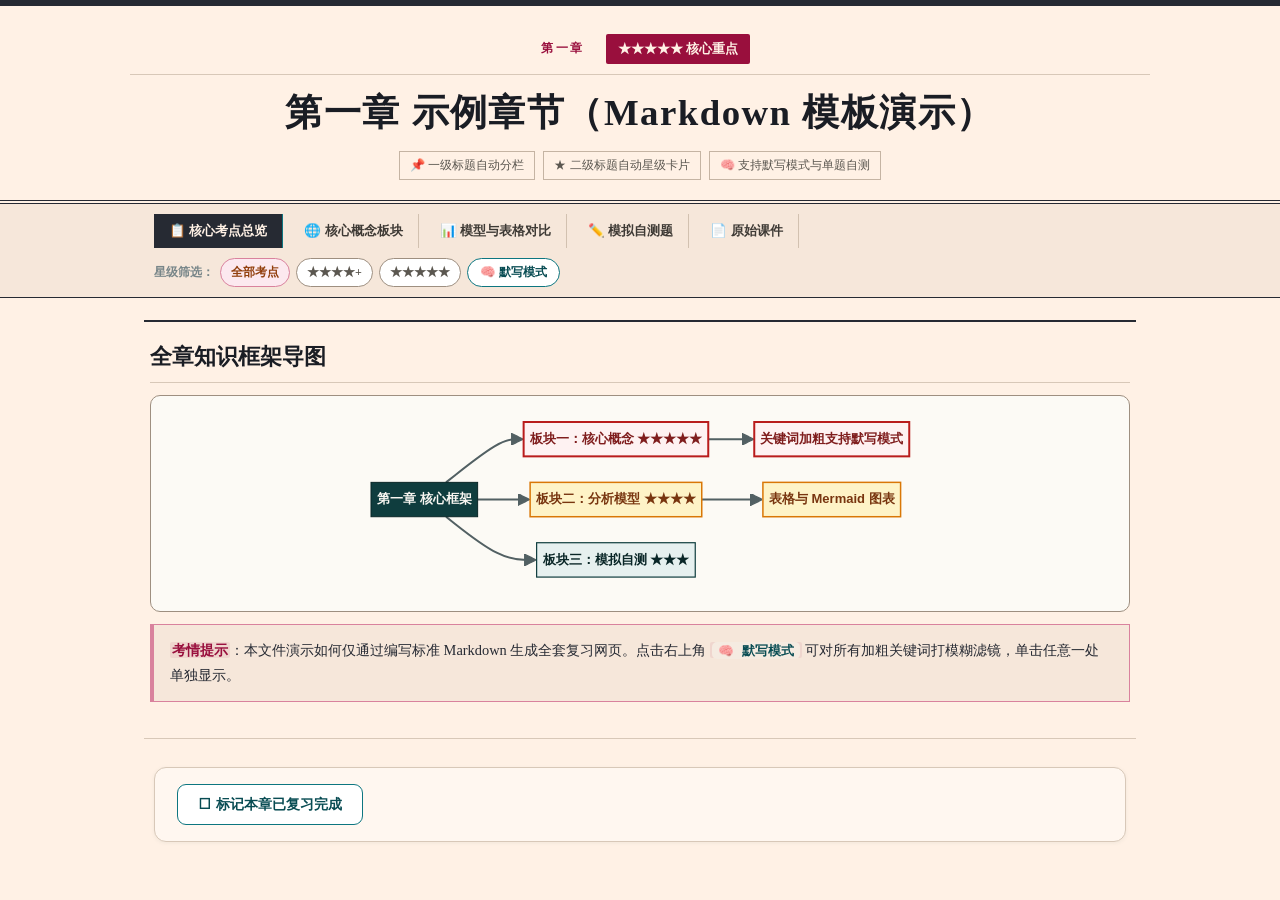
<file: skills/course-review-template/assets/study-site/unit/theme-newspaper-broadsheet.html>
<!doctype html>
<html lang="zh-CN">
<head>
  <meta charset="utf-8">
  <meta name="viewport" content="width=device-width,initial-scale=1">
  <title>第一章 示例章节（Markdown 模板演示）</title>
  <link rel="stylesheet" href="../unit.css">
  <style>
/* === 经典财经大报风（FT 鲑鱼粉暖纸 + 刊头双线 + 首字下沉） === */
:root {
  --theme: #0d7680; --theme-dark: #084c53; --theme-mid: #1496a3;
  --theme-light: #e6f2f3; --theme-soft: #f5ebe1;
  --gold: #990f3d; --gold-bright: #990f3d; --gold-light: #fce9ef; --gold-border: #d9829d;
  --red: #990f3d; --red-light: #fce9ef; --red-border: #d9829d;
  --green: #0d7680; --green-light: #e6f4f5; --green-border: #7ec4cb;
  --paper: #fff1e5; --surface: #fff7f0; --surface-alt: #f6e7da;
  --ink: #262a33; --ink-muted: #5b5750; --border: #d8c8b8; --border-strong: #9e8f80;
}
body {
  font-family: "Noto Serif SC", "Songti SC", Georgia, "Times New Roman", serif;
  background: #fff1e5;
  color: #262a33;
}
/* 报刊刊头（Masthead）：居中大报标题 + 顶部粗线与底部双细线 */
.chapter-hero {
  background: #fff1e5;
  color: #262a33;
  text-align: center;
  padding: 28px 24px 20px;
  border-top: 6px solid #262a33;
  border-bottom: 4px double #262a33;
}
.hero-top-row { justify-content: center; border-bottom: 1px solid #d8c8b8; padding-bottom: 10px; margin-bottom: 14px; }
.chapter-kicker { background: transparent; color: #990f3d; border: none; font-weight: 800; letter-spacing: 0.2em; }
.hero-star-pill, .hero-star-pill.s5 { background: #990f3d; color: #fff1e5; border-radius: 2px; }
.chapter-hero h1 { font-size: 2.3rem; font-weight: 900; letter-spacing: 0.04em; color: #1a1d24; }
.hero-tags { justify-content: center; }
.hero-tag { background: transparent; color: #5b5750; border: 1px solid #c5b4a3; border-radius: 0; }
/* 报刊版面索引条 */
.nav-bar-wrap { background: #f6e7da; border-bottom: 1.5px solid #262a33; box-shadow: none; }
.nav-tab {
  background: transparent; border: none; border-right: 1px solid #d2c1b0; border-radius: 0;
  color: #3e3a35; padding: 8px 15px; font-weight: 600;
}
.nav-tab.active { background: #262a33; color: #fff1e5; }
/* 社论专栏式无阴影分割版面 */
.page-wrap { max-width: 1040px; }
.card, .card.kp-card, .card.kp-card[data-stars="5"], .card.kp-card[data-stars="4"] {
  background: transparent;
  border: none;
  border-left: none;
  border-top: 2px solid #262a33;
  border-bottom: 1px solid #d8c8b8;
  border-radius: 0;
  box-shadow: none;
  padding: 20px 6px 24px;
}
.card.kp-card[data-stars="5"] { border-top: 4px solid #990f3d; }
.card-header { border-bottom: 1px solid #d8c8b8; }
.card-header h2, .card-header h3 { font-size: 1.38rem; color: #1a1d24; }
/* 经典首字下沉（Drop Cap）用于每张考点卡首段 */
.card > p:first-of-type::first-letter {
  float: left;
  font-size: 2.6rem;
  line-height: 0.9;
  padding: 4px 8px 0 0;
  font-weight: 800;
  color: #990f3d;
}
.card h4 { background: transparent; border-left: 4px solid #990f3d; border-radius: 0; color: #990f3d; }
.card p strong, .card li strong { color: #990f3d; background: rgba(153,15,61,0.08); }
.table-wrap { border: none; border-radius: 0; }
table { background: #fff7f0; border-top: 2px solid #262a33; border-bottom: 2px solid #262a33; }
th { background: #f2dfd0; color: #262a33; }
.callout { background: #f6e7da !important; border: 1px solid #c5b4a3; border-left: 4px solid #0d7680; border-radius: 0; color: #262a33 !important; }
.qa-item { background: #fff7f0; border: 1px solid #c5b4a3; border-left: 4px solid #990f3d; border-radius: 0; }
  </style>
</head>
<body data-unit-id="1">
  <header class="chapter-hero">
    <div class="chapter-hero-inner">
      <div class="hero-top-row">
        <span class="chapter-kicker">第一章</span>
        <span class="hero-star-pill s5">★★★★★ 核心重点</span>
      </div>
      <h1>第一章 示例章节（Markdown 模板演示）</h1>
      <div class="hero-tags"><span class="hero-tag">📌 一级标题自动分栏</span>
        <span class="hero-tag">★ 二级标题自动星级卡片</span>
        <span class="hero-tag">🧠 支持默写模式与单题自测</span></div>
    </div>
  </header>

  <div class="nav-bar-wrap">
    <div class="nav-bar-inner">
      <div class="nav-tabs">
        <button class="nav-tab active" type="button" data-target="tab1">📋 核心考点总览</button>
<button class="nav-tab" type="button" data-target="tab2">🌐 核心概念板块</button>
<button class="nav-tab" type="button" data-target="tab3">📊 模型与表格对比</button>
<button class="nav-tab" type="button" data-target="tab4">✏️ 模拟自测题</button>
<button class="nav-tab" type="button" data-target="raw-materials">📄 原始课件</button>
      </div>
      <div class="star-filter" aria-label="按重要程度筛选考点">
        <span class="star-filter-label">星级筛选：</span>
        <button class="filter-btn active" type="button" data-min="0">全部考点</button>
        <button class="filter-btn" type="button" data-min="4">★★★★+</button>
        <button class="filter-btn" type="button" data-min="5">★★★★★</button>
      </div>
    </div>
  </div>

  <main class="page-wrap">
    <section class="section active" id="section-tab1">
<article class="card">
  <div class="card-header">
    <h2>全章知识框架导图</h2>
  </div>
  <div class="mermaid-wrap"><div class="mermaid">flowchart LR
  R[&quot;第一章 核心框架&quot;]:::root
  R --&gt; A[&quot;板块一：核心概念 ★★★★★&quot;]:::s5
  R --&gt; B[&quot;板块二：分析模型 ★★★★&quot;]:::s4
  R --&gt; C[&quot;板块三：模拟自测 ★★★&quot;]:::s3
  A --&gt; A1[&quot;关键词加粗支持默写模式&quot;]:::s5
  B --&gt; B1[&quot;表格与 Mermaid 图表&quot;]:::s4
  classDef root fill:#0f3d3e,stroke:#092627,color:#f8f6f1,font-weight:bold
  classDef s5 fill:#fef2f2,stroke:#b91c1c,stroke-width:2px,color:#7f1d1d,font-weight:bold
  classDef s4 fill:#fef3c7,stroke:#d97706,stroke-width:1.5px,color:#78350f,font-weight:bold
  classDef s3 fill:#e6f0ef,stroke:#0f3d3e,stroke-width:1.2px,color:#092627</div></div>
<div class="callout exam"><p><strong>考情提示</strong>：本文件演示如何仅通过编写标准 Markdown 生成全套复习网页。点击右上角 <strong><code class="inline-code">🧠 默写模式</code></strong> 可对所有加粗关键词打模糊滤镜，单击任意一处单独显示。</p></div>
</article>
</section>
<section class="section" id="section-tab2">
<article class="card kp-card" data-stars="5">
  <div class="card-header">
    <h2>考点一：层级与文字记忆样式</h2>
    <span class="star-badge s5">★★★★★ 必考核心</span>
  </div>
  <h4>1. 有序列表（自动渲染彩色圆形序号）</h4>
<ol>
<li><strong>核心定义</strong>：使用 <code class="inline-code"><strong>加粗</strong></code> 标注必背关键词，开启默写模式时自动模糊，<em>斜体文字</em> 会渲染为暖金衬线强调样式。</li>
<li><strong>重要程度</strong>：在二级标题 <code class="inline-code">##</code> 末尾加上 <code class="inline-code">★★★★★</code>、<code class="inline-code">★★★★</code>、<code class="inline-code">★★★</code> 或 <code class="inline-code">★★</code>，自动生成对应色条、星级徽章与筛选属性。</li>
<li><strong>公式与代码</strong>：行内公式如 <span class="math-inline">V = P × Q ⟺ 价值创造</span>，行内代码如 <code class="inline-code">unit/1.md</code>。</li>
</ol>
<h4>2. 无序列表（自动渲染箭头与嵌套圆点）</h4>
<ul>
<li><strong>一级要点</strong>：使用金/红三角箭头引导视线。</li>
<ul>
<li>嵌套细节：次级说明自动缩进并切换为深青圆点。</li>
<li>案例举证：<em>如格兰仕、携程、美的等经典企业案例</em>。</li>
</ul>
</ul>
<div class="callout term"><p><strong>术语对照</strong>：新教材称“低成本定位”，传统表述称“成本领先战略”，两者等价。</p></div>
<div class="callout warn"><p><strong>易错避坑</strong>：包含“易错 / 避坑 / 注意 / 陷阱”的引用块会自动变为琥珀色警示框。</p></div>
</article>
<div class="empty-filter-msg">当前板块在该星级筛选条件下暂无对应考点，可点击上方“全部考点”查看。</div>
</section>
<section class="section" id="section-tab3">
<article class="card kp-card" data-stars="4">
  <div class="card-header">
    <h2>考点二：模型对比表与内嵌图表</h2>
    <span class="star-badge s4">★★★★ 高频重点</span>
  </div>
  <div class="table-wrap"><table><thead><tr><th>维度</th><th>方案 A</th><th>方案 B</th><th>适用条件</th></tr></thead><tbody><tr><td><strong>核心优势</strong></td><td><strong>低成本规模效应</strong></td><td><strong>独特产品差异化</strong></td><td>视行业结构而定</td></tr><tr><td><strong>主要风险</strong></td><td>易受原材料波动冲击</td><td>研发与营销成本过高</td><td>需动态评估</td></tr></tbody></table></div>
<h4>内嵌流程图示例</h4>
<div class="mermaid-wrap"><div class="mermaid">flowchart TD
  S[&quot;外部环境分析&quot;]:::s4 --&gt; D[&quot;战略制定与选择&quot;]:::root
  I[&quot;内部能力分析&quot;]:::s4 --&gt; D
  D --&gt; E[&quot;战略实施与控制&quot;]:::s3
  classDef root fill:#0f3d3e,stroke:#092627,color:#f8f6f1,font-weight:bold
  classDef s4 fill:#fef3c7,stroke:#d97706,stroke-width:1.5px,color:#78350f,font-weight:bold
  classDef s3 fill:#e6f0ef,stroke:#0f3d3e,stroke-width:1.2px,color:#092627</div></div>
</article>
<div class="empty-filter-msg">当前板块在该星级筛选条件下暂无对应考点，可点击上方“全部考点”查看。</div>
</section>
<section class="section" id="section-tab4">
<div class="quiz-toolbar">
  <span>点击每题下方按钮显示或收起答案</span>
  <button class="btn-outline" id="toggleAllAnswers" type="button">全部展开答案</button>
</div>
<div class="qa-section-title">一、单项选择题</div>
<article class="qa-item mcq">
  <div class="qa-meta"><span class="qa-type">单选题 1</span></div>
  <div class="qa-question"><p>在 Markdown 模板中，哪一级标题会自动切分为顶部的平行栏目（Tab）？（ ）</p>
<ul>
<li>A. 一级标题 <code class="inline-code">#</code></li>
<li>B. 二级标题 <code class="inline-code">##</code></li>
<li>C. 三级标题 <code class="inline-code">###</code></li>
<li>D. 四级标题 <code class="inline-code">####</code></li>
</ul></div>
  <button class="qa-toggle" type="button">查看参考答案与采分点 ▼</button>
  <div class="qa-answer"><p><strong>参考答案：A</strong>。一级标题 <code class="inline-code">#</code> 自动生成平行分栏；二级标题 <code class="inline-code">##</code> 生成星级卡片大标题；三级 <code class="inline-code">###</code> 生成小节标题。</p></div>
</article>
<div class="qa-section-title">二、简答题</div>
<article class="qa-item short">
  <div class="qa-meta"><span class="qa-type">简答题 1 · 10分</span></div>
  <div class="qa-question"><p><strong>简述本复习模板支持哪些核心学习交互功能？</strong></p></div>
  <button class="qa-toggle" type="button">查看参考答案与采分点 ▼</button>
  <div class="qa-answer"><ol>
<li><strong>平行板块切换</strong>：按一级标题自动分栏，避免单页过长。</li>
<li><strong>星级筛选</strong>：支持一键筛选 <code class="inline-code">★★★★+</code> 与 <code class="inline-code">★★★★★</code> 必考核心。</li>
<li><strong>默写模式</strong>：一键模糊所有加粗关键词，单击某处独立显示核对。</li>
<li><strong>单题独立答案切换</strong>：每道自测题配有独立按钮显示/收起答案与采分点。</li>
</ol></div>
</article>
</section>
<section class="section" id="section-raw-materials">
<div class="pdf-block">
  <div class="pdf-head">
    <div class="pdf-name">📄 第一章 原始课件 PDF（示例路径）</div>
    <div class="pdf-actions">
      <a class="pdf-btn" href="../../slides/chapter1.pdf" target="_blank" rel="noopener">↗ 新窗口打开</a>
      <a class="pdf-btn primary" href="../../slides/chapter1.pdf" download="chapter1.pdf">↓ 下载 PDF</a>
    </div>
  </div>
  <iframe class="pdf-viewer" data-src="../../slides/chapter1.pdf" title="第一章 原始课件 PDF（示例路径）"></iframe>
</div>
</section>
  </main>

  <footer class="chapter-footer">
    <div class="review-bar">
      <button class="review-btn" id="markReviewedBtn" type="button">☐ 标记本章已复习完成</button>
    </div>
  </footer>

  <script src="../vendor/mermaid.min.js"></script>
  <script src="../unit.js"></script>
</body>
</html>
</file>
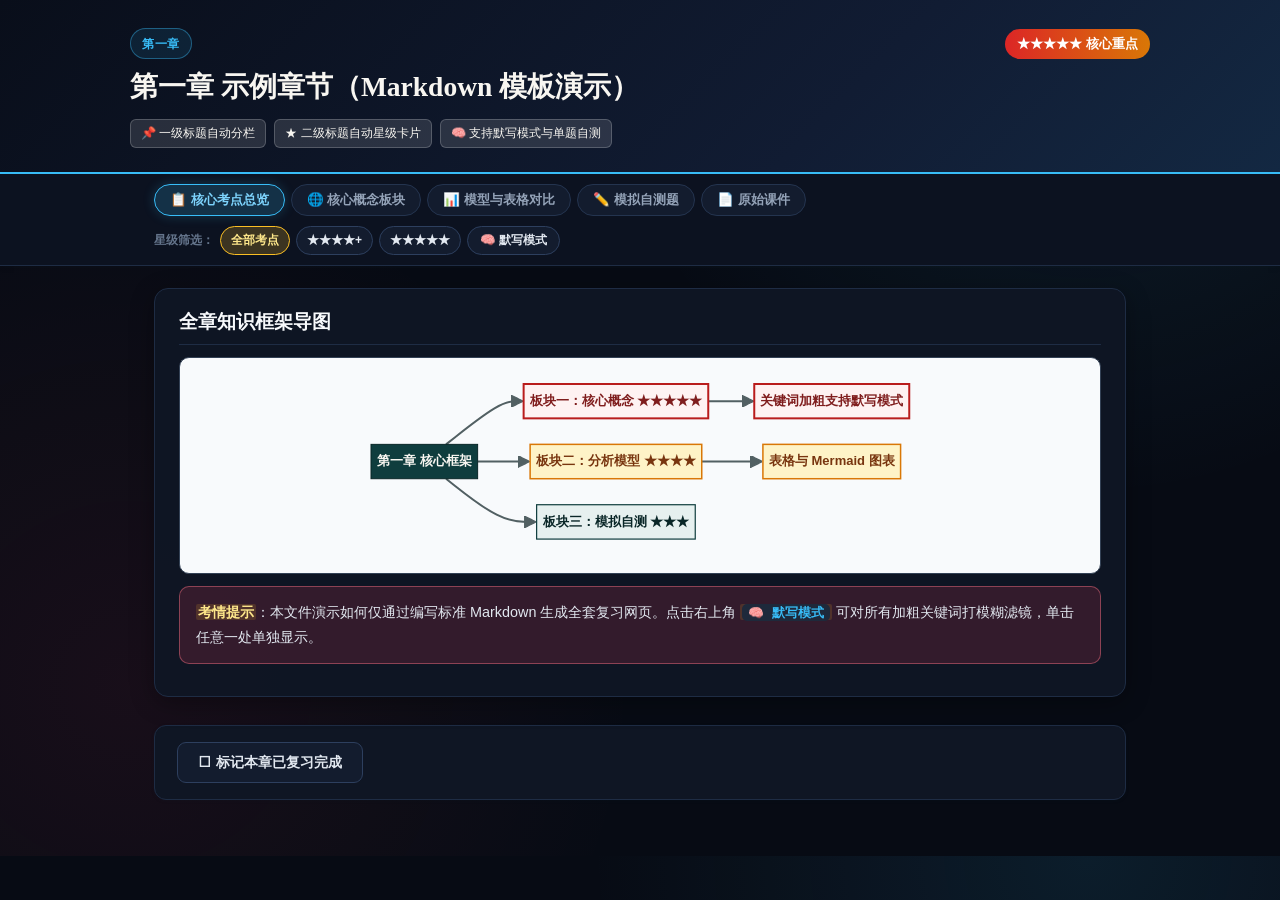
<file: skills/course-review-template/assets/study-site/unit/theme-night-terminal.html>
<!doctype html>
<html lang="zh-CN">
<head>
  <meta charset="utf-8">
  <meta name="viewport" content="width=device-width,initial-scale=1">
  <title>第一章 示例章节（Markdown 模板演示）</title>
  <link rel="stylesheet" href="../unit.css">
  <style>
/* === 暗夜终端专注风：深色护眼仪表盘 + 发光左轨 + 终端质感 === */
:root {
  --theme: #38bdf8; --theme-dark: #f1f5f9; --theme-mid: #0ea5e9;
  --theme-light: #1e293b; --theme-soft: #131c2e;
  --gold: #fbbf24; --gold-bright: #f59e0b; --gold-light: rgba(245,158,11,0.16); --gold-border: rgba(251,191,36,0.45);
  --red: #fb7185; --red-light: rgba(244,63,94,0.16); --red-border: rgba(251,113,133,0.45);
  --green: #34d399; --green-light: rgba(16,185,129,0.14); --green-border: rgba(52,211,153,0.4);
  --blue: #60a5fa; --blue-light: rgba(59,130,246,0.15); --blue-border: rgba(96,165,250,0.4);
  --paper: #070b14; --surface: #0f1624; --surface-alt: #162033;
  --ink: #e2e8f0; --ink-muted: #94a3b8; --ink-subtle: #64748b;
  --border: #1e2c44; --border-strong: #2d3f5e;
}
body {
  background:
    radial-gradient(circle at 85% 0%, rgba(56,189,248,0.1), transparent 36%),
    radial-gradient(circle at 10% 80%, rgba(244,63,94,0.07), transparent 38%),
    #070b14;
  color: #e2e8f0;
}
.chapter-hero {
  background: linear-gradient(135deg, #090e1a 0%, #111c33 65%, #132842 100%);
  border-bottom: 2px solid #38bdf8;
  box-shadow: 0 8px 28px rgba(0,0,0,0.45);
}
.chapter-kicker { color: #38bdf8; border-color: rgba(56,189,248,0.4); background: rgba(56,189,248,0.1); font-family: Consolas, monospace; }
.nav-bar-wrap { background: #0c1220; border-bottom: 1px solid #1e2c44; }
.nav-tab { background: #131c2e; color: #94a3b8; border-color: #24344f; border-radius: 999px; padding: 6px 15px; }
.nav-tab:hover { border-color: #38bdf8; color: #e2e8f0; }
.nav-tab.active { background: rgba(56,189,248,0.18); border-color: #38bdf8; color: #7dd3fc; box-shadow: 0 0 12px rgba(56,189,248,0.22); }
.filter-btn, .recite-btn, .btn-outline, .review-btn { background: #131c2e; color: #e2e8f0; border-color: #2d3f5e; }
.filter-btn.active { background: rgba(251,191,36,0.2); color: #fde68a; border-color: #fbbf24; }
.recite-btn.active { background: #0284c7; color: #ffffff; border-color: #38bdf8; }
.card {
  background: rgba(15, 22, 36, 0.92);
  border: 1px solid #1e2c44;
  border-radius: 14px;
  box-shadow: 0 6px 24px rgba(0,0,0,0.32);
}
.card.kp-card[data-stars="5"] {
  border-left: 4px solid #fb7185;
  background: linear-gradient(135deg, rgba(244,63,94,0.08) 0%, #0f1624 42%);
}
.card.kp-card[data-stars="4"] { border-left: 4px solid #fbbf24; }
.card-header { border-bottom-color: #1e2c44; }
.card-header h2, .card-header h3, .card h4 { color: #f8fafc; }
.card h4 { background: rgba(56,189,248,0.08); border-left-color: #38bdf8; }
.card p strong, .card li strong, .card td strong { color: #fde68a; background: rgba(251,191,36,0.14); }
.card.kp-card[data-stars="5"] p strong, .card.kp-card[data-stars="5"] li strong { color: #fda4af; background: rgba(244,63,94,0.18); }
.card em, .qa-item em { color: #7dd3fc; background: rgba(56,189,248,0.12); }
.card ul ul > li { color: #cbd5e1; }
.card ol > li::before { background: #0284c7; font-family: Consolas, monospace; border-radius: 6px; }
table { background: #0f1624; }
th { background: #162033; color: #7dd3fc; }
tr:nth-child(even) td { background: #131c2e; }
.callout.exam { color: #fecdd3; }
.callout.warn { color: #fde68a; }
.callout.term { color: #bfdbfe; }
.callout.tip { color: #a7f3d0; }
.mermaid-wrap { background: #f8fafc; border-color: #334155; }
.qa-item { background: #0f1624; border-color: #1e2c44; }
.qa-question ul > li { background: #162033; border-color: #24344f; color: #e2e8f0; }
.qa-toggle { background: rgba(251,191,36,0.15); color: #fde68a; border-color: rgba(251,191,36,0.45); }
.qa-answer { color: #d1fae5; }
.qa-answer strong { color: #6ee7b7; background: rgba(16,185,129,0.2); }
.inline-code { background: #1e293b; color: #38bdf8; }
.math-inline { background: #162033; border-color: #2d3f5e; color: #fde68a; }
.pdf-btn { background: #162033; color: #e2e8f0; border-color: #2d3f5e; }
.pdf-btn.primary { background: #0284c7; border-color: #38bdf8; color: #ffffff; }
  </style>
</head>
<body data-unit-id="1">
  <header class="chapter-hero">
    <div class="chapter-hero-inner">
      <div class="hero-top-row">
        <span class="chapter-kicker">第一章</span>
        <span class="hero-star-pill s5">★★★★★ 核心重点</span>
      </div>
      <h1>第一章 示例章节（Markdown 模板演示）</h1>
      <div class="hero-tags"><span class="hero-tag">📌 一级标题自动分栏</span>
        <span class="hero-tag">★ 二级标题自动星级卡片</span>
        <span class="hero-tag">🧠 支持默写模式与单题自测</span></div>
    </div>
  </header>

  <div class="nav-bar-wrap">
    <div class="nav-bar-inner">
      <div class="nav-tabs">
        <button class="nav-tab active" type="button" data-target="tab1">📋 核心考点总览</button>
<button class="nav-tab" type="button" data-target="tab2">🌐 核心概念板块</button>
<button class="nav-tab" type="button" data-target="tab3">📊 模型与表格对比</button>
<button class="nav-tab" type="button" data-target="tab4">✏️ 模拟自测题</button>
<button class="nav-tab" type="button" data-target="raw-materials">📄 原始课件</button>
      </div>
      <div class="star-filter" aria-label="按重要程度筛选考点">
        <span class="star-filter-label">星级筛选：</span>
        <button class="filter-btn active" type="button" data-min="0">全部考点</button>
        <button class="filter-btn" type="button" data-min="4">★★★★+</button>
        <button class="filter-btn" type="button" data-min="5">★★★★★</button>
      </div>
    </div>
  </div>

  <main class="page-wrap">
    <section class="section active" id="section-tab1">
<article class="card">
  <div class="card-header">
    <h2>全章知识框架导图</h2>
  </div>
  <div class="mermaid-wrap"><div class="mermaid">flowchart LR
  R[&quot;第一章 核心框架&quot;]:::root
  R --&gt; A[&quot;板块一：核心概念 ★★★★★&quot;]:::s5
  R --&gt; B[&quot;板块二：分析模型 ★★★★&quot;]:::s4
  R --&gt; C[&quot;板块三：模拟自测 ★★★&quot;]:::s3
  A --&gt; A1[&quot;关键词加粗支持默写模式&quot;]:::s5
  B --&gt; B1[&quot;表格与 Mermaid 图表&quot;]:::s4
  classDef root fill:#0f3d3e,stroke:#092627,color:#f8f6f1,font-weight:bold
  classDef s5 fill:#fef2f2,stroke:#b91c1c,stroke-width:2px,color:#7f1d1d,font-weight:bold
  classDef s4 fill:#fef3c7,stroke:#d97706,stroke-width:1.5px,color:#78350f,font-weight:bold
  classDef s3 fill:#e6f0ef,stroke:#0f3d3e,stroke-width:1.2px,color:#092627</div></div>
<div class="callout exam"><p><strong>考情提示</strong>：本文件演示如何仅通过编写标准 Markdown 生成全套复习网页。点击右上角 <strong><code class="inline-code">🧠 默写模式</code></strong> 可对所有加粗关键词打模糊滤镜，单击任意一处单独显示。</p></div>
</article>
</section>
<section class="section" id="section-tab2">
<article class="card kp-card" data-stars="5">
  <div class="card-header">
    <h2>考点一：层级与文字记忆样式</h2>
    <span class="star-badge s5">★★★★★ 必考核心</span>
  </div>
  <h4>1. 有序列表（自动渲染彩色圆形序号）</h4>
<ol>
<li><strong>核心定义</strong>：使用 <code class="inline-code"><strong>加粗</strong></code> 标注必背关键词，开启默写模式时自动模糊，<em>斜体文字</em> 会渲染为暖金衬线强调样式。</li>
<li><strong>重要程度</strong>：在二级标题 <code class="inline-code">##</code> 末尾加上 <code class="inline-code">★★★★★</code>、<code class="inline-code">★★★★</code>、<code class="inline-code">★★★</code> 或 <code class="inline-code">★★</code>，自动生成对应色条、星级徽章与筛选属性。</li>
<li><strong>公式与代码</strong>：行内公式如 <span class="math-inline">V = P × Q ⟺ 价值创造</span>，行内代码如 <code class="inline-code">unit/1.md</code>。</li>
</ol>
<h4>2. 无序列表（自动渲染箭头与嵌套圆点）</h4>
<ul>
<li><strong>一级要点</strong>：使用金/红三角箭头引导视线。</li>
<ul>
<li>嵌套细节：次级说明自动缩进并切换为深青圆点。</li>
<li>案例举证：<em>如格兰仕、携程、美的等经典企业案例</em>。</li>
</ul>
</ul>
<div class="callout term"><p><strong>术语对照</strong>：新教材称“低成本定位”，传统表述称“成本领先战略”，两者等价。</p></div>
<div class="callout warn"><p><strong>易错避坑</strong>：包含“易错 / 避坑 / 注意 / 陷阱”的引用块会自动变为琥珀色警示框。</p></div>
</article>
<div class="empty-filter-msg">当前板块在该星级筛选条件下暂无对应考点，可点击上方“全部考点”查看。</div>
</section>
<section class="section" id="section-tab3">
<article class="card kp-card" data-stars="4">
  <div class="card-header">
    <h2>考点二：模型对比表与内嵌图表</h2>
    <span class="star-badge s4">★★★★ 高频重点</span>
  </div>
  <div class="table-wrap"><table><thead><tr><th>维度</th><th>方案 A</th><th>方案 B</th><th>适用条件</th></tr></thead><tbody><tr><td><strong>核心优势</strong></td><td><strong>低成本规模效应</strong></td><td><strong>独特产品差异化</strong></td><td>视行业结构而定</td></tr><tr><td><strong>主要风险</strong></td><td>易受原材料波动冲击</td><td>研发与营销成本过高</td><td>需动态评估</td></tr></tbody></table></div>
<h4>内嵌流程图示例</h4>
<div class="mermaid-wrap"><div class="mermaid">flowchart TD
  S[&quot;外部环境分析&quot;]:::s4 --&gt; D[&quot;战略制定与选择&quot;]:::root
  I[&quot;内部能力分析&quot;]:::s4 --&gt; D
  D --&gt; E[&quot;战略实施与控制&quot;]:::s3
  classDef root fill:#0f3d3e,stroke:#092627,color:#f8f6f1,font-weight:bold
  classDef s4 fill:#fef3c7,stroke:#d97706,stroke-width:1.5px,color:#78350f,font-weight:bold
  classDef s3 fill:#e6f0ef,stroke:#0f3d3e,stroke-width:1.2px,color:#092627</div></div>
</article>
<div class="empty-filter-msg">当前板块在该星级筛选条件下暂无对应考点，可点击上方“全部考点”查看。</div>
</section>
<section class="section" id="section-tab4">
<div class="quiz-toolbar">
  <span>点击每题下方按钮显示或收起答案</span>
  <button class="btn-outline" id="toggleAllAnswers" type="button">全部展开答案</button>
</div>
<div class="qa-section-title">一、单项选择题</div>
<article class="qa-item mcq">
  <div class="qa-meta"><span class="qa-type">单选题 1</span></div>
  <div class="qa-question"><p>在 Markdown 模板中，哪一级标题会自动切分为顶部的平行栏目（Tab）？（ ）</p>
<ul>
<li>A. 一级标题 <code class="inline-code">#</code></li>
<li>B. 二级标题 <code class="inline-code">##</code></li>
<li>C. 三级标题 <code class="inline-code">###</code></li>
<li>D. 四级标题 <code class="inline-code">####</code></li>
</ul></div>
  <button class="qa-toggle" type="button">查看参考答案与采分点 ▼</button>
  <div class="qa-answer"><p><strong>参考答案：A</strong>。一级标题 <code class="inline-code">#</code> 自动生成平行分栏；二级标题 <code class="inline-code">##</code> 生成星级卡片大标题；三级 <code class="inline-code">###</code> 生成小节标题。</p></div>
</article>
<div class="qa-section-title">二、简答题</div>
<article class="qa-item short">
  <div class="qa-meta"><span class="qa-type">简答题 1 · 10分</span></div>
  <div class="qa-question"><p><strong>简述本复习模板支持哪些核心学习交互功能？</strong></p></div>
  <button class="qa-toggle" type="button">查看参考答案与采分点 ▼</button>
  <div class="qa-answer"><ol>
<li><strong>平行板块切换</strong>：按一级标题自动分栏，避免单页过长。</li>
<li><strong>星级筛选</strong>：支持一键筛选 <code class="inline-code">★★★★+</code> 与 <code class="inline-code">★★★★★</code> 必考核心。</li>
<li><strong>默写模式</strong>：一键模糊所有加粗关键词，单击某处独立显示核对。</li>
<li><strong>单题独立答案切换</strong>：每道自测题配有独立按钮显示/收起答案与采分点。</li>
</ol></div>
</article>
</section>
<section class="section" id="section-raw-materials">
<div class="pdf-block">
  <div class="pdf-head">
    <div class="pdf-name">📄 第一章 原始课件 PDF（示例路径）</div>
    <div class="pdf-actions">
      <a class="pdf-btn" href="../../slides/chapter1.pdf" target="_blank" rel="noopener">↗ 新窗口打开</a>
      <a class="pdf-btn primary" href="../../slides/chapter1.pdf" download="chapter1.pdf">↓ 下载 PDF</a>
    </div>
  </div>
  <iframe class="pdf-viewer" data-src="../../slides/chapter1.pdf" title="第一章 原始课件 PDF（示例路径）"></iframe>
</div>
</section>
  </main>

  <footer class="chapter-footer">
    <div class="review-bar">
      <button class="review-btn" id="markReviewedBtn" type="button">☐ 标记本章已复习完成</button>
    </div>
  </footer>

  <script src="../vendor/mermaid.min.js"></script>
  <script src="../unit.js"></script>
</body>
</html>
</file>
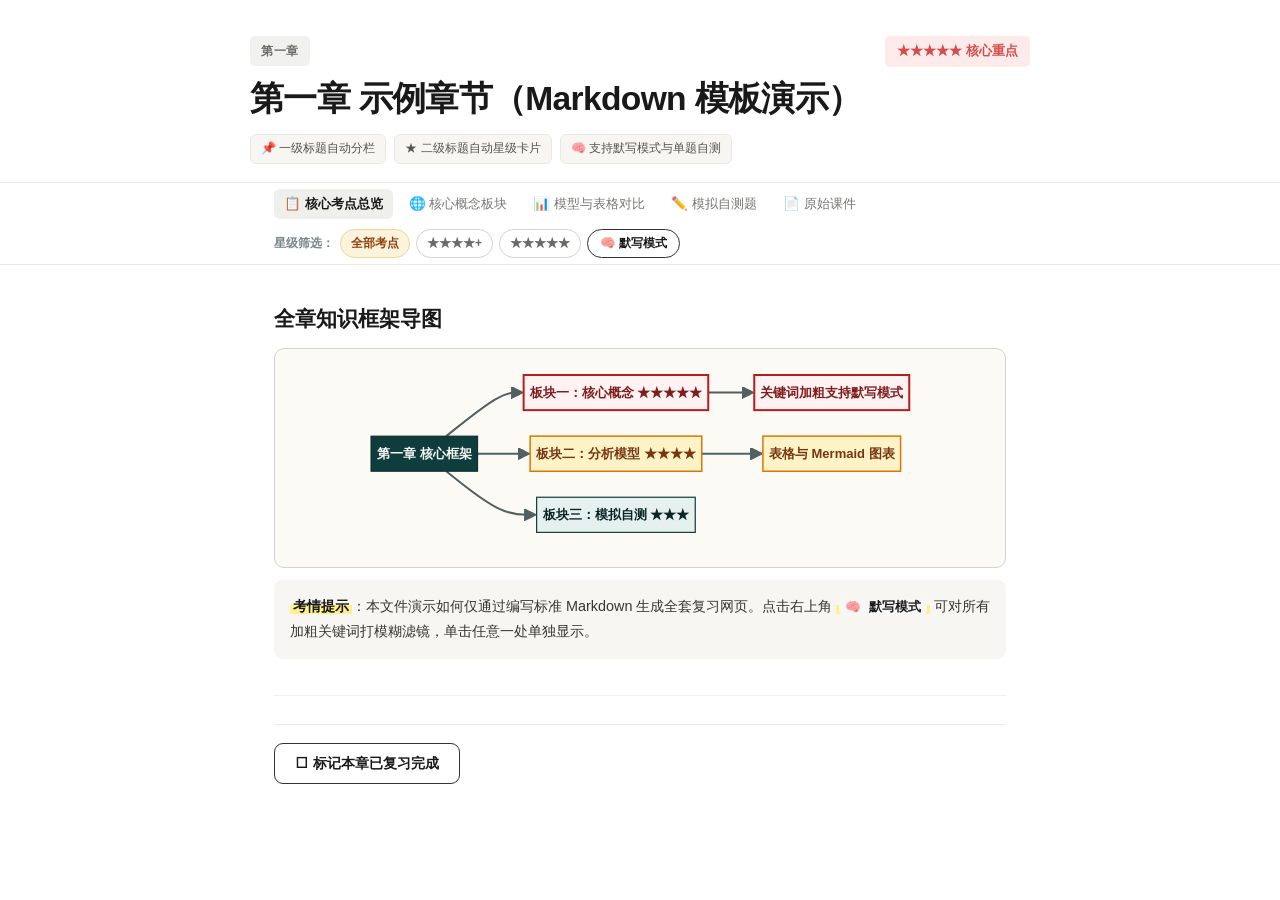
<file: skills/course-review-template/assets/study-site/unit/theme-notion-minimal.html>
<!doctype html>
<html lang="zh-CN">
<head>
  <meta charset="utf-8">
  <meta name="viewport" content="width=device-width,initial-scale=1">
  <title>第一章 示例章节（Markdown 模板演示）</title>
  <link rel="stylesheet" href="../unit.css">
  <style>
/* === 极简 Notion 笔记文档流风：无卡片边框 + 780px 黄金列宽 + 荧光手账笔 === */
:root {
  --theme: #2f3437; --theme-dark: #191919; --theme-mid: #55595c;
  --theme-light: #f1f1ef; --theme-soft: #f7f7f5;
  --gold: #9a6700; --gold-bright: #d97706; --gold-light: #fbf3db; --gold-border: #ead79c;
  --red: #d44c47; --red-light: #fdebec; --red-border: #f3c2c0;
  --green: #2b7a4b; --green-light: #edf7f1; --green-border: #b6dec5;
  --paper: #ffffff; --surface: #ffffff; --surface-alt: #f7f6f3;
  --ink: #37352f; --ink-muted: #6b6a65; --border: #e9e9e7; --border-strong: #d3d3cf;
  --font-serif: -apple-system, BlinkMacSystemFont, "PingFang SC", "Microsoft YaHei", sans-serif;
}
body { background: #ffffff; color: #37352f; font-size: 15.5px; line-height: 1.78; }
/* 极简文档页眉（无深色大横幅，模拟 Notion Page Header） */
.chapter-hero {
  background: #ffffff;
  color: #37352f;
  border-bottom: 1px solid #e9e9e7;
  padding: 36px 24px 18px;
}
.chapter-hero-inner { max-width: 780px; }
.chapter-hero h1 { font-size: 2.1rem; font-weight: 800; color: #191919; letter-spacing: -0.02em; }
.chapter-kicker { background: #f1f1ef; color: #6b6a65; border: none; border-radius: 5px; }
.hero-star-pill, .hero-star-pill.s5 { background: #fdebec; color: #d44c47; border-radius: 5px; }
.hero-tag { background: #f7f6f3; color: #55544f; border: 1px solid #e9e9e7; }
/* 极简文字底线导航 */
.nav-bar-wrap { background: #ffffff; border-bottom: 1px solid #e9e9e7; box-shadow: none; }
.nav-bar-inner { max-width: 780px; padding: 6px 24px; }
.nav-tab { border: none; background: transparent; border-radius: 6px; padding: 6px 10px; color: #787774; font-weight: 500; }
.nav-tab:hover { background: #f1f1ef; color: #37352f; }
.nav-tab.active { background: #efefec; color: #191919; font-weight: 700; }
/* 彻底去除外框卡片，改为流畅的笔记文档流 */
.page-wrap, .chapter-footer { max-width: 780px; }
.card, .card.kp-card, .card.kp-card[data-stars="5"], .card.kp-card[data-stars="4"], .card.kp-card[data-stars="3"] {
  border: none;
  border-left: none;
  border-bottom: 1px solid #efefec;
  border-radius: 0;
  box-shadow: none;
  background: transparent;
  padding: 18px 0 24px;
}
.card-header { border-bottom: none; padding-bottom: 4px; margin-bottom: 10px; }
.card-header h2, .card-header h3 { font-size: 1.32rem; font-weight: 700; color: #191919; }
/* 手账荧光笔重点高亮 */
.card p strong, .card li strong, .card td strong {
  color: #191919;
  background: linear-gradient(180deg, transparent 45%, #fef08a 45%);
  padding: 0 3px;
  border-radius: 2px;
}
.card.kp-card[data-stars="5"] p strong, .card.kp-card[data-stars="5"] li strong {
  color: #991b1b;
  background: linear-gradient(180deg, transparent 45%, #fecdd3 45%);
}
.card h4 { background: transparent; border-left: 3px solid #d3d3cf; border-radius: 0; padding: 2px 10px; color: #37352f; }
.card ol > li::before { background: #f1f1ef; color: #37352f; border: 1px solid #d3d3cf; }
.callout { background: #f7f6f3 !important; border: none; border-radius: 8px; padding: 14px 16px; color: #37352f !important; }
.qa-item { border: 1px solid #e9e9e7; border-left: 1px solid #e9e9e7; border-radius: 8px; box-shadow: none; background: #fbfbfa; }
.review-bar { border: none; border-top: 1px solid #e9e9e7; border-radius: 0; box-shadow: none; padding: 18px 0; }
  </style>
</head>
<body data-unit-id="1">
  <header class="chapter-hero">
    <div class="chapter-hero-inner">
      <div class="hero-top-row">
        <span class="chapter-kicker">第一章</span>
        <span class="hero-star-pill s5">★★★★★ 核心重点</span>
      </div>
      <h1>第一章 示例章节（Markdown 模板演示）</h1>
      <div class="hero-tags"><span class="hero-tag">📌 一级标题自动分栏</span>
        <span class="hero-tag">★ 二级标题自动星级卡片</span>
        <span class="hero-tag">🧠 支持默写模式与单题自测</span></div>
    </div>
  </header>

  <div class="nav-bar-wrap">
    <div class="nav-bar-inner">
      <div class="nav-tabs">
        <button class="nav-tab active" type="button" data-target="tab1">📋 核心考点总览</button>
<button class="nav-tab" type="button" data-target="tab2">🌐 核心概念板块</button>
<button class="nav-tab" type="button" data-target="tab3">📊 模型与表格对比</button>
<button class="nav-tab" type="button" data-target="tab4">✏️ 模拟自测题</button>
<button class="nav-tab" type="button" data-target="raw-materials">📄 原始课件</button>
      </div>
      <div class="star-filter" aria-label="按重要程度筛选考点">
        <span class="star-filter-label">星级筛选：</span>
        <button class="filter-btn active" type="button" data-min="0">全部考点</button>
        <button class="filter-btn" type="button" data-min="4">★★★★+</button>
        <button class="filter-btn" type="button" data-min="5">★★★★★</button>
      </div>
    </div>
  </div>

  <main class="page-wrap">
    <section class="section active" id="section-tab1">
<article class="card">
  <div class="card-header">
    <h2>全章知识框架导图</h2>
  </div>
  <div class="mermaid-wrap"><div class="mermaid">flowchart LR
  R[&quot;第一章 核心框架&quot;]:::root
  R --&gt; A[&quot;板块一：核心概念 ★★★★★&quot;]:::s5
  R --&gt; B[&quot;板块二：分析模型 ★★★★&quot;]:::s4
  R --&gt; C[&quot;板块三：模拟自测 ★★★&quot;]:::s3
  A --&gt; A1[&quot;关键词加粗支持默写模式&quot;]:::s5
  B --&gt; B1[&quot;表格与 Mermaid 图表&quot;]:::s4
  classDef root fill:#0f3d3e,stroke:#092627,color:#f8f6f1,font-weight:bold
  classDef s5 fill:#fef2f2,stroke:#b91c1c,stroke-width:2px,color:#7f1d1d,font-weight:bold
  classDef s4 fill:#fef3c7,stroke:#d97706,stroke-width:1.5px,color:#78350f,font-weight:bold
  classDef s3 fill:#e6f0ef,stroke:#0f3d3e,stroke-width:1.2px,color:#092627</div></div>
<div class="callout exam"><p><strong>考情提示</strong>：本文件演示如何仅通过编写标准 Markdown 生成全套复习网页。点击右上角 <strong><code class="inline-code">🧠 默写模式</code></strong> 可对所有加粗关键词打模糊滤镜，单击任意一处单独显示。</p></div>
</article>
</section>
<section class="section" id="section-tab2">
<article class="card kp-card" data-stars="5">
  <div class="card-header">
    <h2>考点一：层级与文字记忆样式</h2>
    <span class="star-badge s5">★★★★★ 必考核心</span>
  </div>
  <h4>1. 有序列表（自动渲染彩色圆形序号）</h4>
<ol>
<li><strong>核心定义</strong>：使用 <code class="inline-code"><strong>加粗</strong></code> 标注必背关键词，开启默写模式时自动模糊，<em>斜体文字</em> 会渲染为暖金衬线强调样式。</li>
<li><strong>重要程度</strong>：在二级标题 <code class="inline-code">##</code> 末尾加上 <code class="inline-code">★★★★★</code>、<code class="inline-code">★★★★</code>、<code class="inline-code">★★★</code> 或 <code class="inline-code">★★</code>，自动生成对应色条、星级徽章与筛选属性。</li>
<li><strong>公式与代码</strong>：行内公式如 <span class="math-inline">V = P × Q ⟺ 价值创造</span>，行内代码如 <code class="inline-code">unit/1.md</code>。</li>
</ol>
<h4>2. 无序列表（自动渲染箭头与嵌套圆点）</h4>
<ul>
<li><strong>一级要点</strong>：使用金/红三角箭头引导视线。</li>
<ul>
<li>嵌套细节：次级说明自动缩进并切换为深青圆点。</li>
<li>案例举证：<em>如格兰仕、携程、美的等经典企业案例</em>。</li>
</ul>
</ul>
<div class="callout term"><p><strong>术语对照</strong>：新教材称“低成本定位”，传统表述称“成本领先战略”，两者等价。</p></div>
<div class="callout warn"><p><strong>易错避坑</strong>：包含“易错 / 避坑 / 注意 / 陷阱”的引用块会自动变为琥珀色警示框。</p></div>
</article>
<div class="empty-filter-msg">当前板块在该星级筛选条件下暂无对应考点，可点击上方“全部考点”查看。</div>
</section>
<section class="section" id="section-tab3">
<article class="card kp-card" data-stars="4">
  <div class="card-header">
    <h2>考点二：模型对比表与内嵌图表</h2>
    <span class="star-badge s4">★★★★ 高频重点</span>
  </div>
  <div class="table-wrap"><table><thead><tr><th>维度</th><th>方案 A</th><th>方案 B</th><th>适用条件</th></tr></thead><tbody><tr><td><strong>核心优势</strong></td><td><strong>低成本规模效应</strong></td><td><strong>独特产品差异化</strong></td><td>视行业结构而定</td></tr><tr><td><strong>主要风险</strong></td><td>易受原材料波动冲击</td><td>研发与营销成本过高</td><td>需动态评估</td></tr></tbody></table></div>
<h4>内嵌流程图示例</h4>
<div class="mermaid-wrap"><div class="mermaid">flowchart TD
  S[&quot;外部环境分析&quot;]:::s4 --&gt; D[&quot;战略制定与选择&quot;]:::root
  I[&quot;内部能力分析&quot;]:::s4 --&gt; D
  D --&gt; E[&quot;战略实施与控制&quot;]:::s3
  classDef root fill:#0f3d3e,stroke:#092627,color:#f8f6f1,font-weight:bold
  classDef s4 fill:#fef3c7,stroke:#d97706,stroke-width:1.5px,color:#78350f,font-weight:bold
  classDef s3 fill:#e6f0ef,stroke:#0f3d3e,stroke-width:1.2px,color:#092627</div></div>
</article>
<div class="empty-filter-msg">当前板块在该星级筛选条件下暂无对应考点，可点击上方“全部考点”查看。</div>
</section>
<section class="section" id="section-tab4">
<div class="quiz-toolbar">
  <span>点击每题下方按钮显示或收起答案</span>
  <button class="btn-outline" id="toggleAllAnswers" type="button">全部展开答案</button>
</div>
<div class="qa-section-title">一、单项选择题</div>
<article class="qa-item mcq">
  <div class="qa-meta"><span class="qa-type">单选题 1</span></div>
  <div class="qa-question"><p>在 Markdown 模板中，哪一级标题会自动切分为顶部的平行栏目（Tab）？（ ）</p>
<ul>
<li>A. 一级标题 <code class="inline-code">#</code></li>
<li>B. 二级标题 <code class="inline-code">##</code></li>
<li>C. 三级标题 <code class="inline-code">###</code></li>
<li>D. 四级标题 <code class="inline-code">####</code></li>
</ul></div>
  <button class="qa-toggle" type="button">查看参考答案与采分点 ▼</button>
  <div class="qa-answer"><p><strong>参考答案：A</strong>。一级标题 <code class="inline-code">#</code> 自动生成平行分栏；二级标题 <code class="inline-code">##</code> 生成星级卡片大标题；三级 <code class="inline-code">###</code> 生成小节标题。</p></div>
</article>
<div class="qa-section-title">二、简答题</div>
<article class="qa-item short">
  <div class="qa-meta"><span class="qa-type">简答题 1 · 10分</span></div>
  <div class="qa-question"><p><strong>简述本复习模板支持哪些核心学习交互功能？</strong></p></div>
  <button class="qa-toggle" type="button">查看参考答案与采分点 ▼</button>
  <div class="qa-answer"><ol>
<li><strong>平行板块切换</strong>：按一级标题自动分栏，避免单页过长。</li>
<li><strong>星级筛选</strong>：支持一键筛选 <code class="inline-code">★★★★+</code> 与 <code class="inline-code">★★★★★</code> 必考核心。</li>
<li><strong>默写模式</strong>：一键模糊所有加粗关键词，单击某处独立显示核对。</li>
<li><strong>单题独立答案切换</strong>：每道自测题配有独立按钮显示/收起答案与采分点。</li>
</ol></div>
</article>
</section>
<section class="section" id="section-raw-materials">
<div class="pdf-block">
  <div class="pdf-head">
    <div class="pdf-name">📄 第一章 原始课件 PDF（示例路径）</div>
    <div class="pdf-actions">
      <a class="pdf-btn" href="../../slides/chapter1.pdf" target="_blank" rel="noopener">↗ 新窗口打开</a>
      <a class="pdf-btn primary" href="../../slides/chapter1.pdf" download="chapter1.pdf">↓ 下载 PDF</a>
    </div>
  </div>
  <iframe class="pdf-viewer" data-src="../../slides/chapter1.pdf" title="第一章 原始课件 PDF（示例路径）"></iframe>
</div>
</section>
  </main>

  <footer class="chapter-footer">
    <div class="review-bar">
      <button class="review-btn" id="markReviewedBtn" type="button">☐ 标记本章已复习完成</button>
    </div>
  </footer>

  <script src="../vendor/mermaid.min.js"></script>
  <script src="../unit.js"></script>
</body>
</html>
</file>
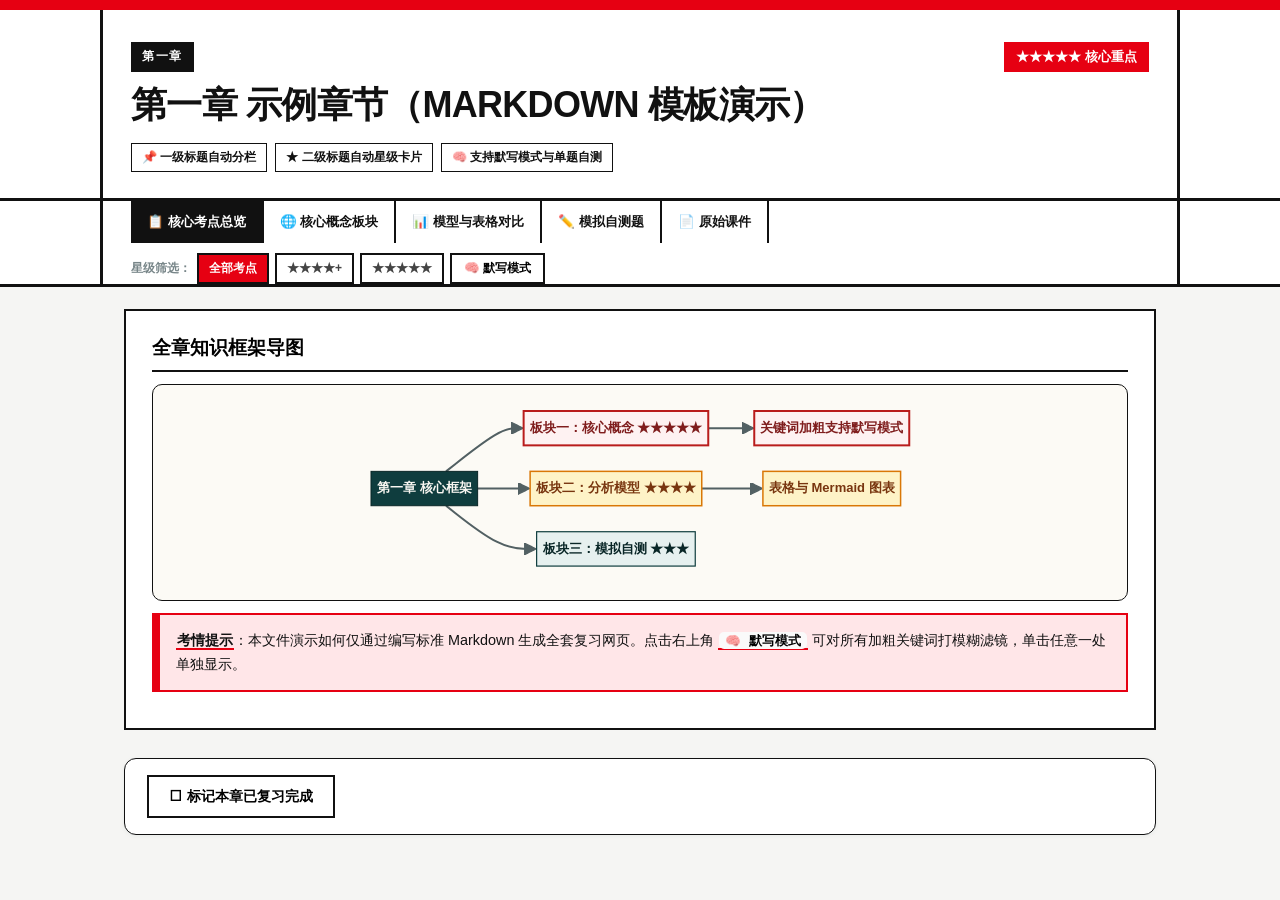
<file: skills/course-review-template/assets/study-site/unit/theme-swiss-poster.html>
<!doctype html>
<html lang="zh-CN">
<head>
  <meta charset="utf-8">
  <meta name="viewport" content="width=device-width,initial-scale=1">
  <title>第一章 示例章节（Markdown 模板演示）</title>
  <link rel="stylesheet" href="../unit.css">
  <style>
/* === 瑞士国际主义海报网格风：零圆角 + 2px 纯黑结构线 + 瑞士红 === */
:root {
  --theme: #111111; --theme-dark: #000000; --theme-mid: #333333;
  --theme-light: #f4f4f4; --theme-soft: #fafafa;
  --gold: #111111; --gold-bright: #e60012; --gold-light: #fff0f0; --gold-border: #111111;
  --red: #e60012; --red-light: #ffe6e8; --red-border: #e60012;
  --green: #007a3d; --green-light: #e8f7ef; --green-border: #007a3d;
  --paper: #f5f5f3; --surface: #ffffff; --surface-alt: #f0f0ec;
  --ink: #111111; --ink-muted: #444444; --border: #111111; --border-strong: #111111;
  --font-serif: "Helvetica Neue", Arial, "PingFang SC", "Microsoft YaHei", sans-serif;
}
body { background: #f5f5f3; color: #111111; }
/* 非对称海报式大页眉：左侧黑底红块 + 超粗无衬线大字 */
.chapter-hero {
  background: #ffffff;
  color: #111111;
  padding: 0;
  border-top: 10px solid #e60012;
  border-bottom: 3px solid #111111;
}
.chapter-hero-inner {
  max-width: 1080px;
  padding: 32px 28px 26px;
  border-left: 3px solid #111111;
  border-right: 3px solid #111111;
}
.chapter-kicker {
  background: #111111; color: #ffffff; border: none; border-radius: 0;
  text-transform: uppercase; letter-spacing: 0.14em; font-weight: 800;
}
.hero-star-pill, .hero-star-pill.s5 { background: #e60012; color: #ffffff; border-radius: 0; font-weight: 800; }
.chapter-hero h1 { font-size: 2.25rem; font-weight: 900; letter-spacing: -0.02em; text-transform: uppercase; }
.hero-tag { background: #ffffff; color: #111111; border: 1.5px solid #111111; border-radius: 0; font-weight: 700; }
/* 网格分割式标签栏 */
.nav-bar-wrap { background: #ffffff; border-bottom: 3px solid #111111; box-shadow: none; }
.nav-bar-inner { max-width: 1080px; padding: 0 28px; border-left: 3px solid #111111; border-right: 3px solid #111111; }
.nav-tabs { gap: 0; }
.nav-tab {
  border: none; border-right: 2px solid #111111; border-radius: 0;
  background: #ffffff; color: #111111; padding: 12px 16px; font-weight: 700;
}
.nav-tab.active { background: #111111; color: #ffffff; }
.filter-btn, .recite-btn, .btn-outline, .review-btn { border-radius: 0; border: 2px solid #111111; font-weight: 700; }
.filter-btn.active { background: #e60012; color: #ffffff; border-color: #111111; }
.recite-btn.active { background: #111111; color: #ffffff; }
/* 零圆角网格卡片 */
.page-wrap, .chapter-footer { max-width: 1080px; }
.card, .card.kp-card, .qa-item {
  border-radius: 0; border: 2px solid #111111; box-shadow: none; padding: 24px 26px;
}
.card.kp-card[data-stars="5"] { border-left: 10px solid #e60012; background: #ffffff; }
.card.kp-card[data-stars="4"] { border-left: 10px solid #111111; }
.card-header { border-bottom: 2px solid #111111; }
.star-badge { border-radius: 0; border: 1.5px solid #111111; font-weight: 800; }
.card h4 { background: #111111; color: #ffffff; border-left: 6px solid #e60012; border-radius: 0; padding: 6px 12px; display: inline-block; }
.card ol > li::before { border-radius: 0; background: #111111; font-weight: 900; }
.card.kp-card[data-stars="5"] ol > li::before { background: #e60012; }
.card p strong, .card li strong { color: #111111; background: transparent; border-bottom: 2.5px solid #e60012; padding: 0 1px; border-radius: 0; }
.table-wrap { border-radius: 0; border: 2px solid #111111; }
th { background: #111111; color: #ffffff; }
.callout { border-radius: 0; border: 2px solid #111111; border-left: 8px solid #e60012; }
  </style>
</head>
<body data-unit-id="1">
  <header class="chapter-hero">
    <div class="chapter-hero-inner">
      <div class="hero-top-row">
        <span class="chapter-kicker">第一章</span>
        <span class="hero-star-pill s5">★★★★★ 核心重点</span>
      </div>
      <h1>第一章 示例章节（Markdown 模板演示）</h1>
      <div class="hero-tags"><span class="hero-tag">📌 一级标题自动分栏</span>
        <span class="hero-tag">★ 二级标题自动星级卡片</span>
        <span class="hero-tag">🧠 支持默写模式与单题自测</span></div>
    </div>
  </header>

  <div class="nav-bar-wrap">
    <div class="nav-bar-inner">
      <div class="nav-tabs">
        <button class="nav-tab active" type="button" data-target="tab1">📋 核心考点总览</button>
<button class="nav-tab" type="button" data-target="tab2">🌐 核心概念板块</button>
<button class="nav-tab" type="button" data-target="tab3">📊 模型与表格对比</button>
<button class="nav-tab" type="button" data-target="tab4">✏️ 模拟自测题</button>
<button class="nav-tab" type="button" data-target="raw-materials">📄 原始课件</button>
      </div>
      <div class="star-filter" aria-label="按重要程度筛选考点">
        <span class="star-filter-label">星级筛选：</span>
        <button class="filter-btn active" type="button" data-min="0">全部考点</button>
        <button class="filter-btn" type="button" data-min="4">★★★★+</button>
        <button class="filter-btn" type="button" data-min="5">★★★★★</button>
      </div>
    </div>
  </div>

  <main class="page-wrap">
    <section class="section active" id="section-tab1">
<article class="card">
  <div class="card-header">
    <h2>全章知识框架导图</h2>
  </div>
  <div class="mermaid-wrap"><div class="mermaid">flowchart LR
  R[&quot;第一章 核心框架&quot;]:::root
  R --&gt; A[&quot;板块一：核心概念 ★★★★★&quot;]:::s5
  R --&gt; B[&quot;板块二：分析模型 ★★★★&quot;]:::s4
  R --&gt; C[&quot;板块三：模拟自测 ★★★&quot;]:::s3
  A --&gt; A1[&quot;关键词加粗支持默写模式&quot;]:::s5
  B --&gt; B1[&quot;表格与 Mermaid 图表&quot;]:::s4
  classDef root fill:#0f3d3e,stroke:#092627,color:#f8f6f1,font-weight:bold
  classDef s5 fill:#fef2f2,stroke:#b91c1c,stroke-width:2px,color:#7f1d1d,font-weight:bold
  classDef s4 fill:#fef3c7,stroke:#d97706,stroke-width:1.5px,color:#78350f,font-weight:bold
  classDef s3 fill:#e6f0ef,stroke:#0f3d3e,stroke-width:1.2px,color:#092627</div></div>
<div class="callout exam"><p><strong>考情提示</strong>：本文件演示如何仅通过编写标准 Markdown 生成全套复习网页。点击右上角 <strong><code class="inline-code">🧠 默写模式</code></strong> 可对所有加粗关键词打模糊滤镜，单击任意一处单独显示。</p></div>
</article>
</section>
<section class="section" id="section-tab2">
<article class="card kp-card" data-stars="5">
  <div class="card-header">
    <h2>考点一：层级与文字记忆样式</h2>
    <span class="star-badge s5">★★★★★ 必考核心</span>
  </div>
  <h4>1. 有序列表（自动渲染彩色圆形序号）</h4>
<ol>
<li><strong>核心定义</strong>：使用 <code class="inline-code"><strong>加粗</strong></code> 标注必背关键词，开启默写模式时自动模糊，<em>斜体文字</em> 会渲染为暖金衬线强调样式。</li>
<li><strong>重要程度</strong>：在二级标题 <code class="inline-code">##</code> 末尾加上 <code class="inline-code">★★★★★</code>、<code class="inline-code">★★★★</code>、<code class="inline-code">★★★</code> 或 <code class="inline-code">★★</code>，自动生成对应色条、星级徽章与筛选属性。</li>
<li><strong>公式与代码</strong>：行内公式如 <span class="math-inline">V = P × Q ⟺ 价值创造</span>，行内代码如 <code class="inline-code">unit/1.md</code>。</li>
</ol>
<h4>2. 无序列表（自动渲染箭头与嵌套圆点）</h4>
<ul>
<li><strong>一级要点</strong>：使用金/红三角箭头引导视线。</li>
<ul>
<li>嵌套细节：次级说明自动缩进并切换为深青圆点。</li>
<li>案例举证：<em>如格兰仕、携程、美的等经典企业案例</em>。</li>
</ul>
</ul>
<div class="callout term"><p><strong>术语对照</strong>：新教材称“低成本定位”，传统表述称“成本领先战略”，两者等价。</p></div>
<div class="callout warn"><p><strong>易错避坑</strong>：包含“易错 / 避坑 / 注意 / 陷阱”的引用块会自动变为琥珀色警示框。</p></div>
</article>
<div class="empty-filter-msg">当前板块在该星级筛选条件下暂无对应考点，可点击上方“全部考点”查看。</div>
</section>
<section class="section" id="section-tab3">
<article class="card kp-card" data-stars="4">
  <div class="card-header">
    <h2>考点二：模型对比表与内嵌图表</h2>
    <span class="star-badge s4">★★★★ 高频重点</span>
  </div>
  <div class="table-wrap"><table><thead><tr><th>维度</th><th>方案 A</th><th>方案 B</th><th>适用条件</th></tr></thead><tbody><tr><td><strong>核心优势</strong></td><td><strong>低成本规模效应</strong></td><td><strong>独特产品差异化</strong></td><td>视行业结构而定</td></tr><tr><td><strong>主要风险</strong></td><td>易受原材料波动冲击</td><td>研发与营销成本过高</td><td>需动态评估</td></tr></tbody></table></div>
<h4>内嵌流程图示例</h4>
<div class="mermaid-wrap"><div class="mermaid">flowchart TD
  S[&quot;外部环境分析&quot;]:::s4 --&gt; D[&quot;战略制定与选择&quot;]:::root
  I[&quot;内部能力分析&quot;]:::s4 --&gt; D
  D --&gt; E[&quot;战略实施与控制&quot;]:::s3
  classDef root fill:#0f3d3e,stroke:#092627,color:#f8f6f1,font-weight:bold
  classDef s4 fill:#fef3c7,stroke:#d97706,stroke-width:1.5px,color:#78350f,font-weight:bold
  classDef s3 fill:#e6f0ef,stroke:#0f3d3e,stroke-width:1.2px,color:#092627</div></div>
</article>
<div class="empty-filter-msg">当前板块在该星级筛选条件下暂无对应考点，可点击上方“全部考点”查看。</div>
</section>
<section class="section" id="section-tab4">
<div class="quiz-toolbar">
  <span>点击每题下方按钮显示或收起答案</span>
  <button class="btn-outline" id="toggleAllAnswers" type="button">全部展开答案</button>
</div>
<div class="qa-section-title">一、单项选择题</div>
<article class="qa-item mcq">
  <div class="qa-meta"><span class="qa-type">单选题 1</span></div>
  <div class="qa-question"><p>在 Markdown 模板中，哪一级标题会自动切分为顶部的平行栏目（Tab）？（ ）</p>
<ul>
<li>A. 一级标题 <code class="inline-code">#</code></li>
<li>B. 二级标题 <code class="inline-code">##</code></li>
<li>C. 三级标题 <code class="inline-code">###</code></li>
<li>D. 四级标题 <code class="inline-code">####</code></li>
</ul></div>
  <button class="qa-toggle" type="button">查看参考答案与采分点 ▼</button>
  <div class="qa-answer"><p><strong>参考答案：A</strong>。一级标题 <code class="inline-code">#</code> 自动生成平行分栏；二级标题 <code class="inline-code">##</code> 生成星级卡片大标题；三级 <code class="inline-code">###</code> 生成小节标题。</p></div>
</article>
<div class="qa-section-title">二、简答题</div>
<article class="qa-item short">
  <div class="qa-meta"><span class="qa-type">简答题 1 · 10分</span></div>
  <div class="qa-question"><p><strong>简述本复习模板支持哪些核心学习交互功能？</strong></p></div>
  <button class="qa-toggle" type="button">查看参考答案与采分点 ▼</button>
  <div class="qa-answer"><ol>
<li><strong>平行板块切换</strong>：按一级标题自动分栏，避免单页过长。</li>
<li><strong>星级筛选</strong>：支持一键筛选 <code class="inline-code">★★★★+</code> 与 <code class="inline-code">★★★★★</code> 必考核心。</li>
<li><strong>默写模式</strong>：一键模糊所有加粗关键词，单击某处独立显示核对。</li>
<li><strong>单题独立答案切换</strong>：每道自测题配有独立按钮显示/收起答案与采分点。</li>
</ol></div>
</article>
</section>
<section class="section" id="section-raw-materials">
<div class="pdf-block">
  <div class="pdf-head">
    <div class="pdf-name">📄 第一章 原始课件 PDF（示例路径）</div>
    <div class="pdf-actions">
      <a class="pdf-btn" href="../../slides/chapter1.pdf" target="_blank" rel="noopener">↗ 新窗口打开</a>
      <a class="pdf-btn primary" href="../../slides/chapter1.pdf" download="chapter1.pdf">↓ 下载 PDF</a>
    </div>
  </div>
  <iframe class="pdf-viewer" data-src="../../slides/chapter1.pdf" title="第一章 原始课件 PDF（示例路径）"></iframe>
</div>
</section>
  </main>

  <footer class="chapter-footer">
    <div class="review-bar">
      <button class="review-btn" id="markReviewedBtn" type="button">☐ 标记本章已复习完成</button>
    </div>
  </footer>

  <script src="../vendor/mermaid.min.js"></script>
  <script src="../unit.js"></script>
</body>
</html>
</file>
<file: skills/course-review-template/assets/study-site/index.css>
:root {
  --theme: #0f3d3e;
  --theme-dark: #092627;
  --theme-mid: #165a5b;
  --theme-light: #e6f0ef;
  --theme-soft: #f0f6f5;

  --gold: #b45309;
  --gold-bright: #d97706;
  --gold-light: #fef3c7;
  --gold-border: #f59e0b;

  --red: #b91c1c;
  --red-light: #fef2f2;
  --red-border: #fca5a5;

  --green: #15803d;
  --green-light: #f0fdf4;
  --green-border: #86efac;

  --paper: #f7f4ed;
  --surface: #ffffff;
  --surface-alt: #fbf9f5;
  --ink: #1c2426;
  --ink-muted: #526063;
  --ink-subtle: #7c8a8d;
  --border: #e5dfd3;
  --border-strong: #d3cab8;

  --font-serif: "Noto Serif SC", "Source Han Serif SC", "Songti SC", "STSong", Georgia, serif;
  --font-sans: -apple-system, BlinkMacSystemFont, "PingFang SC", "Hiragino Sans GB", "Microsoft YaHei", "Segoe UI", sans-serif;
  --shadow-sm: 0 1px 3px rgba(15, 61, 62, 0.06);
  --shadow-md: 0 6px 20px rgba(15, 61, 62, 0.08);
  --radius: 12px;
}

* {
  box-sizing: border-box;
  margin: 0;
  padding: 0;
}

html, body {
  height: 100%;
  font-family: var(--font-sans);
  color: var(--ink);
  background: var(--paper);
  -webkit-font-smoothing: antialiased;
}

body {
  display: flex;
  flex-direction: column;
  overflow: hidden;
}

/* Header */
.header {
  position: relative;
  display: flex;
  align-items: center;
  justify-content: space-between;
  gap: 16px;
  padding: 14px 24px;
  background: linear-gradient(120deg, var(--theme-dark) 0%, var(--theme) 60%, var(--theme-mid) 100%);
  color: #f8f6f1;
  border-bottom: 3px solid var(--gold-bright);
  box-shadow: 0 2px 12px rgba(9, 38, 39, 0.22);
  z-index: 20;
  flex-shrink: 0;
}

.header-brand {
  display: flex;
  align-items: center;
  gap: 14px;
  min-width: 0;
}

.brand-mark {
  width: 40px;
  height: 40px;
  border-radius: 10px;
  background: rgba(254, 243, 199, 0.14);
  border: 1px solid rgba(245, 158, 11, 0.45);
  display: flex;
  align-items: center;
  justify-content: center;
  font-family: var(--font-serif);
  font-size: 20px;
  font-weight: 700;
  color: #fde68a;
  flex-shrink: 0;
}

.header-titles h1 {
  font-family: var(--font-serif);
  font-size: 1.28rem;
  font-weight: 700;
  letter-spacing: 0.04em;
  line-height: 1.25;
}

.header-titles .subtitle {
  font-size: 0.8rem;
  color: rgba(248, 246, 241, 0.78);
  margin-top: 2px;
  letter-spacing: 0.02em;
}

.header-meta {
  display: flex;
  align-items: center;
  gap: 12px;
  flex-shrink: 0;
}

.progress-pill {
  display: flex;
  align-items: center;
  gap: 8px;
  background: rgba(255, 255, 255, 0.1);
  border: 1px solid rgba(255, 255, 255, 0.18);
  padding: 6px 12px;
  border-radius: 999px;
  font-size: 0.78rem;
  color: #fef3c7;
}

.progress-bar-mini {
  width: 72px;
  height: 6px;
  border-radius: 999px;
  background: rgba(255, 255, 255, 0.2);
  overflow: hidden;
}

.progress-bar-mini-fill {
  height: 100%;
  width: 0%;
  background: linear-gradient(90deg, #fbbf24, #fde68a);
  border-radius: 999px;
  transition: width 0.3s ease;
}

.exam-date-pill {
  padding: 6px 12px;
  border-radius: 999px;
  background: rgba(217, 119, 6, 0.22);
  border: 1px solid rgba(251, 191, 36, 0.45);
  color: #fde68a;
  font-size: 0.78rem;
  font-weight: 600;
}

/* Main Container */
.container {
  display: flex;
  flex: 1;
  min-height: 0;
  position: relative;
}

/* Sidebar */
.sidebar {
  width: 288px;
  background: var(--surface);
  border-right: 1px solid var(--border);
  display: flex;
  flex-direction: column;
  flex-shrink: 0;
  transition: width 0.24s ease, transform 0.24s ease;
  z-index: 15;
}

.sidebar.collapsed {
  width: 68px;
}

.sidebar-header {
  padding: 16px 16px 12px;
  border-bottom: 1px solid var(--border);
  background: var(--surface-alt);
}

.sidebar-title {
  font-family: var(--font-serif);
  font-size: 0.96rem;
  font-weight: 700;
  color: var(--theme-dark);
  display: flex;
  align-items: center;
  gap: 8px;
}

.sidebar-subtitle {
  font-size: 0.74rem;
  color: var(--ink-subtle);
  margin-top: 3px;
}

.sidebar.collapsed .sidebar-subtitle,
.sidebar.collapsed .sidebar-title-text,
.sidebar.collapsed .nav-text-wrap,
.sidebar.collapsed .nav-section-label,
.sidebar.collapsed .nav-done-dot {
  display: none;
}

.sidebar.collapsed .sidebar-header {
  padding: 14px 0;
  display: flex;
  justify-content: center;
}

.nav-list {
  flex: 1;
  overflow-y: auto;
  padding: 10px 10px 16px;
  display: flex;
  flex-direction: column;
  gap: 4px;
}

.nav-section-label {
  font-size: 0.7rem;
  font-weight: 700;
  letter-spacing: 0.08em;
  text-transform: uppercase;
  color: var(--ink-subtle);
  padding: 10px 10px 4px;
}

.nav-item {
  width: 100%;
  display: flex;
  align-items: center;
  gap: 10px;
  padding: 10px 11px;
  border: 1px solid transparent;
  border-radius: 10px;
  background: transparent;
  color: var(--ink);
  font-family: inherit;
  font-size: 0.86rem;
  text-align: left;
  cursor: pointer;
  transition: background 0.16s ease, border-color 0.16s ease, color 0.16s ease;
  position: relative;
}

.nav-item:hover {
  background: var(--theme-soft);
  border-color: rgba(15, 61, 62, 0.12);
}

.nav-item.active {
  background: var(--theme-light);
  border-color: rgba(15, 61, 62, 0.28);
  color: var(--theme-dark);
  font-weight: 600;
}

.nav-item.active::before {
  content: "";
  position: absolute;
  left: 0;
  top: 8px;
  bottom: 8px;
  width: 3.5px;
  border-radius: 0 4px 4px 0;
  background: var(--theme);
}

.nav-icon {
  width: 28px;
  height: 28px;
  border-radius: 8px;
  background: var(--paper);
  border: 1px solid var(--border);
  display: inline-flex;
  align-items: center;
  justify-content: center;
  font-size: 0.82rem;
  font-weight: 700;
  color: var(--theme);
  flex-shrink: 0;
}

.nav-item.active .nav-icon {
  background: var(--theme);
  border-color: var(--theme);
  color: #ffffff;
}

.nav-text-wrap {
  display: flex;
  flex-direction: column;
  min-width: 0;
  flex: 1;
}

.nav-text {
  white-space: nowrap;
  overflow: hidden;
  text-overflow: ellipsis;
  line-height: 1.3;
}

.nav-stars {
  font-size: 0.68rem;
  color: var(--gold-bright);
  letter-spacing: 0.04em;
  margin-top: 2px;
}

.nav-stars.core {
  color: var(--red);
  font-weight: 600;
}

.nav-done-dot {
  width: 18px;
  height: 18px;
  border-radius: 999px;
  border: 1.5px solid var(--border-strong);
  display: inline-flex;
  align-items: center;
  justify-content: center;
  font-size: 0.66rem;
  color: transparent;
  flex-shrink: 0;
  transition: all 0.16s ease;
}

.nav-item.reviewed .nav-done-dot {
  background: var(--green);
  border-color: var(--green);
  color: #ffffff;
}

.sidebar.collapsed .nav-item {
  justify-content: center;
  padding: 10px 6px;
}

.sidebar-footer {
  padding: 10px;
  border-top: 1px solid var(--border);
  background: var(--surface-alt);
}

.nav-collapse {
  justify-content: center;
  font-size: 0.82rem;
  color: var(--ink-muted);
}

.sidebar.collapsed .nav-collapse .nav-icon {
  transform: rotate(180deg);
}

/* Content Area */
.content {
  flex: 1;
  min-width: 0;
  display: flex;
  flex-direction: column;
  position: relative;
  overflow: hidden;
}

/* Welcome Dashboard */
.welcome {
  flex: 1;
  overflow-y: auto;
  padding: 28px 32px 44px;
  background:
    radial-gradient(circle at 92% 8%, rgba(217, 119, 6, 0.08), transparent 36%),
    radial-gradient(circle at 8% 92%, rgba(15, 61, 62, 0.07), transparent 40%),
    var(--paper);
}

.welcome-inner {
  max-width: 1060px;
  margin: 0 auto;
  display: flex;
  flex-direction: column;
  gap: 22px;
}

.hero-card {
  background: linear-gradient(135deg, var(--theme-dark) 0%, var(--theme) 68%, #185c5e 100%);
  color: #f8f6f1;
  border-radius: 16px;
  padding: 28px 32px;
  border: 1px solid rgba(245, 158, 11, 0.35);
  box-shadow: var(--shadow-md);
  display: grid;
  grid-template-columns: 1.5fr 1fr;
  gap: 24px;
  align-items: center;
}

.hero-eyebrow {
  display: inline-flex;
  align-items: center;
  gap: 6px;
  padding: 4px 10px;
  border-radius: 999px;
  background: rgba(254, 243, 199, 0.14);
  border: 1px solid rgba(251, 191, 36, 0.4);
  color: #fde68a;
  font-size: 0.74rem;
  font-weight: 600;
  letter-spacing: 0.05em;
  margin-bottom: 12px;
}

.hero-card h2 {
  font-family: var(--font-serif);
  font-size: 1.75rem;
  line-height: 1.3;
  margin-bottom: 10px;
}

.hero-card p {
  font-size: 0.92rem;
  line-height: 1.65;
  color: rgba(248, 246, 241, 0.86);
}

.hero-actions {
  display: flex;
  flex-wrap: wrap;
  gap: 10px;
  margin-top: 18px;
}

.btn-primary, .btn-secondary {
  padding: 10px 18px;
  border-radius: 9px;
  font-family: inherit;
  font-size: 0.86rem;
  font-weight: 600;
  cursor: pointer;
  border: none;
  transition: transform 0.15s ease, box-shadow 0.15s ease, background 0.15s ease;
}

.btn-primary {
  background: #f59e0b;
  color: #1c1917;
  box-shadow: 0 4px 12px rgba(245, 158, 11, 0.35);
}

.btn-primary:hover {
  background: #fbbf24;
  transform: translateY(-1px);
}

.btn-secondary {
  background: rgba(255, 255, 255, 0.12);
  color: #f8f6f1;
  border: 1px solid rgba(255, 255, 255, 0.28);
}

.btn-secondary:hover {
  background: rgba(255, 255, 255, 0.2);
}

.score-box {
  background: rgba(255, 255, 255, 0.08);
  border: 1px solid rgba(255, 255, 255, 0.16);
  border-radius: 12px;
  padding: 16px 18px;
}

.score-box-title {
  font-size: 0.8rem;
  color: #fde68a;
  font-weight: 700;
  letter-spacing: 0.06em;
  margin-bottom: 10px;
}

.score-grid {
  display: grid;
  grid-template-columns: 1fr 1fr;
  gap: 10px;
}

.score-item {
  background: rgba(9, 38, 39, 0.45);
  border-radius: 8px;
  padding: 10px 12px;
}

.score-item .num {
  font-family: var(--font-serif);
  font-size: 1.2rem;
  font-weight: 700;
  color: #ffffff;
}

.score-item .lbl {
  font-size: 0.73rem;
  color: rgba(248, 246, 241, 0.78);
  margin-top: 2px;
}

/* Alert Strip */
.scope-strip {
  display: grid;
  grid-template-columns: repeat(3, 1fr);
  gap: 14px;
}

.scope-card {
  background: var(--surface);
  border: 1px solid var(--border);
  border-radius: var(--radius);
  padding: 15px 17px;
  box-shadow: var(--shadow-sm);
}

.scope-card.hot {
  border-left: 4px solid var(--red);
}

.scope-card.warn {
  border-left: 4px solid var(--gold-bright);
}

.scope-card.info {
  border-left: 4px solid var(--theme);
}

.scope-card h3 {
  font-size: 0.88rem;
  font-weight: 700;
  color: var(--ink);
  margin-bottom: 5px;
}

.scope-card p {
  font-size: 0.8rem;
  line-height: 1.55;
  color: var(--ink-muted);
}

/* Chapter Cards Grid */
.section-heading {
  display: flex;
  align-items: baseline;
  justify-content: space-between;
  gap: 12px;
}

.section-heading h3 {
  font-family: var(--font-serif);
  font-size: 1.15rem;
  color: var(--theme-dark);
}

.section-heading span {
  font-size: 0.8rem;
  color: var(--ink-subtle);
}

.chapter-grid {
  display: grid;
  grid-template-columns: repeat(3, 1fr);
  gap: 14px;
}

.chapter-card {
  background: var(--surface);
  border: 1px solid var(--border);
  border-radius: var(--radius);
  padding: 16px 18px;
  box-shadow: var(--shadow-sm);
  cursor: pointer;
  text-align: left;
  font-family: inherit;
  display: flex;
  flex-direction: column;
  gap: 8px;
  transition: transform 0.16s ease, box-shadow 0.16s ease, border-color 0.16s ease;
  position: relative;
}

.chapter-card:hover {
  transform: translateY(-2px);
  box-shadow: var(--shadow-md);
  border-color: var(--theme);
}

.chapter-card.is-core {
  border-color: rgba(185, 28, 28, 0.35);
  background: linear-gradient(180deg, #fffdf9 0%, #ffffff 100%);
}

.chapter-card-top {
  display: flex;
  align-items: center;
  justify-content: space-between;
  gap: 8px;
}

.ch-badge {
  font-size: 0.72rem;
  font-weight: 700;
  padding: 3px 8px;
  border-radius: 6px;
  background: var(--theme-light);
  color: var(--theme-dark);
}

.ch-stars {
  font-size: 0.78rem;
  font-weight: 700;
  color: var(--gold-bright);
}

.ch-stars.five {
  color: var(--red);
}

.chapter-card h4 {
  font-family: var(--font-serif);
  font-size: 1rem;
  color: var(--ink);
  line-height: 1.35;
}

.chapter-card p {
  font-size: 0.79rem;
  color: var(--ink-muted);
  line-height: 1.5;
  flex: 1;
}

.chapter-card-foot {
  display: flex;
  align-items: center;
  justify-content: space-between;
  font-size: 0.74rem;
  color: var(--ink-subtle);
  padding-top: 8px;
  border-top: 1px dashed var(--border);
}

.status-tag {
  font-weight: 600;
  color: var(--theme);
}

.chapter-card.reviewed .status-tag {
  color: var(--green);
}

/* Iframe Container */
.iframe-container {
  display: none;
  flex: 1;
  min-height: 0;
  background: var(--paper);
}

.iframe-container.active {
  display: flex;
}

#frame {
  width: 100%;
  height: 100%;
  border: none;
  background: var(--paper);
}

/* Mobile Toggle */
.mobile-toggle {
  display: none;
  position: fixed;
  right: 18px;
  bottom: 18px;
  width: 50px;
  height: 50px;
  border-radius: 50%;
  border: none;
  background: var(--theme);
  color: #ffffff;
  font-size: 1.3rem;
  box-shadow: 0 6px 20px rgba(15, 61, 62, 0.35);
  cursor: pointer;
  z-index: 30;
}

/* Responsive */
@media (max-width: 980px) {
  .hero-card {
    grid-template-columns: 1fr;
  }
  .scope-strip,
  .chapter-grid {
    grid-template-columns: 1fr 1fr;
  }
  .exam-date-pill {
    display: none;
  }
}

@media (max-width: 720px) {
  html, body {
    height: auto;
    min-height: 100%;
    overflow: auto;
  }
  .header {
    padding: 9px 14px;
    position: relative;
  }
  .brand-mark {
    width: 30px;
    height: 30px;
    font-size: 15px;
  }
  .header-titles h1 {
    font-size: 1rem;
  }
  .progress-pill,
  .exam-date-pill {
    display: none;
  }
  .container {
    min-height: calc(100vh - 51px);
  }
  .iframe-container.active {
    min-height: calc(100vh - 51px);
  }
  #frame {
    min-height: calc(100vh - 51px);
  }
  .sidebar {
    position: fixed;
    top: 0;
    left: 0;
    bottom: 0;
    width: 272px;
    transform: translateX(-100%);
    box-shadow: 4px 0 24px rgba(0, 0, 0, 0.22);
    z-index: 40;
  }
  .sidebar.open {
    transform: translateX(0);
  }
  .sidebar.collapsed {
    width: 272px;
  }
  .sidebar-footer {
    display: none;
  }
  .mobile-toggle {
    display: flex;
    align-items: center;
    justify-content: center;
    z-index: 45;
  }
  .welcome {
    padding: 16px 14px 72px;
    overflow: visible;
  }
  .scope-strip,
  .chapter-grid {
    grid-template-columns: 1fr;
  }
}
</file>
<file: skills/course-review-template/assets/study-site/unit.css>
:root {
  --theme: #0f3d3e;
  --theme-dark: #092627;
  --theme-mid: #165a5b;
  --theme-light: #e6f0ef;
  --theme-soft: #f1f7f6;

  --gold: #b45309;
  --gold-bright: #d97706;
  --gold-light: #fef3c7;
  --gold-border: #f59e0b;

  --red: #b91c1c;
  --red-light: #fef2f2;
  --red-border: #f87171;

  --green: #15803d;
  --green-light: #f0fdf4;
  --green-border: #86efac;

  --blue: #1d4ed8;
  --blue-light: #eff6ff;
  --blue-border: #93c5fd;

  --paper: #f7f4ed;
  --surface: #ffffff;
  --surface-alt: #fbf9f5;
  --ink: #1c2426;
  --ink-muted: #4b585b;
  --ink-subtle: #788689;
  --border: #e5dfd3;
  --border-strong: #d3cab8;

  --font-serif: "Noto Serif SC", "Source Han Serif SC", "Songti SC", "STSong", Georgia, serif;
  --font-sans: -apple-system, BlinkMacSystemFont, "PingFang SC", "Hiragino Sans GB", "Microsoft YaHei", "Segoe UI", sans-serif;
  --radius: 12px;
  --shadow-sm: 0 1px 4px rgba(15, 61, 62, 0.06);
  --shadow-md: 0 6px 22px rgba(15, 61, 62, 0.08);
}

* {
  box-sizing: border-box;
  margin: 0;
  padding: 0;
}

body {
  font-family: var(--font-sans);
  color: var(--ink);
  background: var(--paper);
  line-height: 1.72;
  font-size: 15px;
  padding-bottom: 56px;
  -webkit-font-smoothing: antialiased;
}

/* Top Chapter Hero */
.chapter-hero {
  background: linear-gradient(125deg, var(--theme-dark) 0%, var(--theme) 62%, var(--theme-mid) 100%);
  color: #f8f6f1;
  padding: 28px 32px 24px;
  border-bottom: 3px solid var(--gold-bright);
}

.chapter-hero-inner {
  max-width: 1020px;
  margin: 0 auto;
}

.hero-top-row {
  display: flex;
  flex-wrap: wrap;
  align-items: center;
  justify-content: space-between;
  gap: 10px;
  margin-bottom: 10px;
}

.chapter-kicker {
  display: inline-flex;
  align-items: center;
  gap: 8px;
  font-size: 0.78rem;
  font-weight: 700;
  letter-spacing: 0.06em;
  color: #fde68a;
  background: rgba(254, 243, 199, 0.14);
  border: 1px solid rgba(251, 191, 36, 0.4);
  padding: 4px 11px;
  border-radius: 999px;
}

.hero-star-pill {
  display: inline-flex;
  align-items: center;
  gap: 6px;
  padding: 4px 12px;
  border-radius: 999px;
  font-size: 0.8rem;
  font-weight: 700;
  background: #f59e0b;
  color: #1c1917;
}

.hero-star-pill.s5 {
  background: linear-gradient(90deg, #dc2626, #d97706);
  color: #ffffff;
}

.chapter-hero h1 {
  font-family: var(--font-serif);
  font-size: 1.72rem;
  font-weight: 700;
  line-height: 1.3;
  margin-bottom: 8px;
}

.chapter-hero .lead {
  font-size: 0.92rem;
  color: rgba(248, 246, 241, 0.86);
  max-width: 860px;
}

.hero-tags {
  display: flex;
  flex-wrap: wrap;
  gap: 8px;
  margin-top: 14px;
}

.hero-tag {
  font-size: 0.76rem;
  padding: 3px 10px;
  border-radius: 6px;
  background: rgba(255, 255, 255, 0.12);
  border: 1px solid rgba(255, 255, 255, 0.2);
  color: #f8f6f1;
}

/* Tabs & Star Filter (non-sticky for unobstructed mobile & desktop reading) */
.nav-bar-wrap {
  position: relative;
  background: var(--surface);
  border-bottom: 1px solid var(--border);
  box-shadow: 0 2px 8px rgba(15, 61, 62, 0.04);
}

.nav-bar-inner {
  max-width: 1020px;
  margin: 0 auto;
  padding: 10px 24px;
  display: flex;
  flex-wrap: wrap;
  align-items: center;
  justify-content: space-between;
  gap: 10px;
}

.nav-tabs {
  display: flex;
  flex-wrap: wrap;
  gap: 6px;
}

.nav-tab {
  padding: 7px 14px;
  border-radius: 8px;
  border: 1px solid var(--border);
  background: var(--surface-alt);
  color: var(--ink-muted);
  font-family: inherit;
  font-size: 0.84rem;
  font-weight: 600;
  cursor: pointer;
  transition: all 0.16s ease;
}

.nav-tab:hover {
  border-color: var(--theme);
  color: var(--theme-dark);
}

.nav-tab.active {
  background: var(--theme);
  border-color: var(--theme);
  color: #ffffff;
}

.star-filter {
  display: flex;
  align-items: center;
  gap: 6px;
  flex-wrap: wrap;
}

.star-filter-label {
  font-size: 0.76rem;
  color: var(--ink-subtle);
  font-weight: 600;
}

.filter-btn {
  padding: 5px 10px;
  border-radius: 999px;
  border: 1px solid var(--border-strong);
  background: #ffffff;
  color: var(--ink-muted);
  font-family: inherit;
  font-size: 0.75rem;
  font-weight: 600;
  cursor: pointer;
  transition: all 0.15s ease;
}

.filter-btn:hover {
  border-color: var(--gold-bright);
  color: var(--gold);
}

.filter-btn.active {
  background: var(--gold-light);
  border-color: var(--gold-border);
  color: #92400e;
}

/* Page Container */
.page-wrap {
  max-width: 1020px;
  margin: 22px auto 0;
  padding: 0 24px;
}

.section {
  display: none;
  flex-direction: column;
  gap: 18px;
}

.section.active {
  display: flex;
}

/* Cards */
.card {
  background: var(--surface);
  border: 1px solid var(--border);
  border-radius: var(--radius);
  padding: 20px 24px;
  box-shadow: var(--shadow-sm);
}

.card.kp-card {
  border-left: 4px solid var(--theme);
}

.card.kp-card[data-stars="5"] {
  border-left: 4px solid var(--red);
  background: linear-gradient(180deg, #fffdfb 0%, #ffffff 42%);
}

.card.kp-card[data-stars="4"] {
  border-left: 4px solid var(--gold-bright);
}

.card.kp-card[data-stars="3"] {
  border-left: 4px solid var(--theme);
}

.card.kp-card[data-stars="2"] {
  border-left: 4px solid #94a3b8;
}

.card-hidden {
  display: none !important;
}

.card-header {
  display: flex;
  flex-wrap: wrap;
  align-items: center;
  justify-content: space-between;
  gap: 10px;
  margin-bottom: 12px;
  padding-bottom: 10px;
  border-bottom: 1px solid var(--border);
}

.card-header h2,
.card-header h3 {
  font-family: var(--font-serif);
  color: var(--theme-dark);
  font-size: 1.16rem;
  line-height: 1.35;
}

.card h4 {
  font-size: 0.96rem;
  font-weight: 700;
  color: var(--theme-dark);
  margin: 16px 0 8px;
  padding: 5px 11px;
  border-left: 3.5px solid var(--gold-bright);
  background: linear-gradient(90deg, rgba(254, 243, 199, 0.48), transparent);
  border-radius: 0 6px 6px 0;
}

.card p {
  margin-bottom: 10px;
  color: var(--ink);
}

.card p:last-child {
  margin-bottom: 0;
}

/* Memory-oriented keyword emphasis */
.card p strong,
.card li strong,
.card td strong {
  color: var(--theme-dark);
  font-weight: 700;
  background: linear-gradient(180deg, transparent 62%, rgba(217, 119, 6, 0.2) 62%);
  padding: 0 2px;
  border-radius: 2px;
}

.card.kp-card[data-stars="5"] p strong,
.card.kp-card[data-stars="5"] li strong {
  color: #991b1b;
  background: linear-gradient(180deg, transparent 62%, rgba(220, 38, 38, 0.14) 62%);
}

/* Styled Italic emphasis (terms, examples, notes) */
.card em,
.qa-item em {
  font-family: var(--font-serif);
  font-style: italic;
  color: #7c4a03;
  background: rgba(254, 243, 199, 0.55);
  padding: 0 4px;
  border-radius: 3px;
}

/* Styled Unordered Lists (custom accent bullets) */
.card ul {
  list-style: none;
  padding-left: 0;
  margin: 8px 0 12px;
}

.card ul > li {
  position: relative;
  padding-left: 20px;
  margin-bottom: 7px;
}

.card ul > li::before {
  content: "▸";
  position: absolute;
  left: 3px;
  top: 0;
  color: var(--gold-bright);
  font-weight: 700;
  font-size: 0.95em;
}

.card.kp-card[data-stars="5"] ul > li::before {
  color: var(--red);
}

.card ul ul {
  margin: 5px 0 6px;
}

.card ul ul > li {
  padding-left: 18px;
  margin-bottom: 4px;
  color: #2f3b3e;
}

.card ul ul > li::before {
  content: "•";
  color: var(--theme-mid);
  font-size: 1.05em;
  left: 4px;
}

/* Styled Ordered Lists (colored circular number badges) */
.card ol {
  list-style: none;
  counter-reset: item-cnt;
  padding-left: 0;
  margin: 10px 0 14px;
}

.card ol > li {
  counter-increment: item-cnt;
  position: relative;
  padding-left: 32px;
  margin-bottom: 9px;
}

.card ol > li::before {
  content: counter(item-cnt);
  position: absolute;
  left: 0;
  top: 2px;
  width: 22px;
  height: 22px;
  border-radius: 50%;
  background: var(--theme);
  color: #ffffff;
  font-size: 0.74rem;
  font-weight: 700;
  display: inline-flex;
  align-items: center;
  justify-content: center;
  line-height: 1;
}

.card.kp-card[data-stars="5"] ol > li::before {
  background: var(--red);
}

.card.kp-card[data-stars="4"] ol > li::before {
  background: var(--gold);
}

.card ol ol {
  counter-reset: sub-cnt;
  margin: 6px 0 6px;
}

.card ol ol > li {
  counter-increment: sub-cnt;
  padding-left: 26px;
  margin-bottom: 5px;
}

.card ol ol > li::before {
  content: counter(sub-cnt);
  width: 18px;
  height: 18px;
  font-size: 0.7rem;
  background: var(--theme-light);
  color: var(--theme-dark);
  border: 1px solid rgba(15, 61, 62, 0.3);
}

/* Original Courseware PDF / Doc Cards */
.pdf-block {
  background: var(--surface);
  border: 1px solid var(--border);
  border-radius: var(--radius);
  overflow: hidden;
  box-shadow: var(--shadow-sm);
}

.pdf-head {
  display: flex;
  flex-wrap: wrap;
  align-items: center;
  justify-content: space-between;
  gap: 10px;
  padding: 13px 18px;
  background: var(--surface-alt);
  border-bottom: 1px solid var(--border);
}

.pdf-name {
  font-family: var(--font-serif);
  font-size: 0.98rem;
  font-weight: 700;
  color: var(--theme-dark);
}

.pdf-actions {
  display: flex;
  flex-wrap: wrap;
  gap: 8px;
}

.pdf-btn {
  display: inline-flex;
  align-items: center;
  gap: 4px;
  padding: 6px 13px;
  border-radius: 7px;
  border: 1px solid var(--border-strong);
  background: #ffffff;
  color: var(--theme-dark);
  text-decoration: none;
  font-size: 0.8rem;
  font-weight: 600;
  transition: all 0.15s ease;
}

.pdf-btn:hover {
  border-color: var(--theme);
  background: var(--theme-soft);
}

.pdf-btn.primary {
  background: var(--theme);
  border-color: var(--theme);
  color: #ffffff;
}

.pdf-btn.primary:hover {
  background: var(--theme-dark);
}

.pdf-viewer {
  display: block;
  width: 100%;
  height: 76vh;
  min-height: 540px;
  border: none;
  background: #f2efe8;
}

.dl-only {
  background: var(--surface);
  border: 1px solid var(--border);
  border-left: 4px solid var(--gold-bright);
  border-radius: var(--radius);
  padding: 14px 18px;
  display: flex;
  flex-wrap: wrap;
  align-items: center;
  justify-content: space-between;
  gap: 12px;
  box-shadow: var(--shadow-sm);
}

.dl-only-note {
  font-size: 0.8rem;
  color: var(--ink-subtle);
  margin-top: 2px;
}

/* Star Badges */
.star-badge {
  display: inline-flex;
  align-items: center;
  gap: 5px;
  padding: 3px 10px;
  border-radius: 999px;
  font-size: 0.76rem;
  font-weight: 700;
  white-space: nowrap;
  flex-shrink: 0;
}

.star-badge.s5 {
  background: var(--red-light);
  color: var(--red);
  border: 1px solid var(--red-border);
}

.star-badge.s4 {
  background: var(--gold-light);
  color: #92400e;
  border: 1px solid var(--gold-border);
}

.star-badge.s3 {
  background: var(--theme-light);
  color: var(--theme-dark);
  border: 1px solid rgba(15, 61, 62, 0.25);
}

.star-badge.s2 {
  background: #f1f5f9;
  color: #475569;
  border: 1px solid #cbd5e1;
}

/* Callout Boxes */
.callout {
  border-radius: 10px;
  padding: 13px 16px;
  margin: 12px 0;
  font-size: 0.9rem;
  border: 1px solid var(--border);
}

.callout-title {
  font-weight: 700;
  margin-bottom: 4px;
  display: flex;
  align-items: center;
  gap: 6px;
}

.callout.exam {
  background: var(--red-light);
  border-color: var(--red-border);
  color: #7f1d1d;
}

.callout.term {
  background: var(--blue-light);
  border-color: var(--blue-border);
  color: #1e3a8a;
}

.callout.warn {
  background: var(--gold-light);
  border-color: var(--gold-border);
  color: #78350f;
}

.callout.tip {
  background: var(--green-light);
  border-color: var(--green-border);
  color: #14532d;
}

/* Grids */
.grid-2 {
  display: grid;
  grid-template-columns: repeat(2, 1fr);
  gap: 14px;
  margin: 10px 0;
}

.grid-3 {
  display: grid;
  grid-template-columns: repeat(3, 1fr);
  gap: 14px;
  margin: 10px 0;
}

.mini-box {
  background: var(--surface-alt);
  border: 1px solid var(--border);
  border-radius: 10px;
  padding: 14px 16px;
}

.mini-box h4 {
  margin-top: 0;
  margin-bottom: 6px;
  font-family: var(--font-serif);
  color: var(--theme-dark);
}

/* Tables */
.table-wrap {
  width: 100%;
  overflow-x: auto;
  margin: 12px 0;
  border-radius: 10px;
  border: 1px solid var(--border);
}

table {
  width: 100%;
  border-collapse: collapse;
  font-size: 0.88rem;
  background: #ffffff;
}

th, td {
  padding: 10px 13px;
  border-bottom: 1px solid var(--border);
  text-align: left;
  vertical-align: top;
}

th {
  background: var(--theme-light);
  color: var(--theme-dark);
  font-weight: 700;
  white-space: nowrap;
}

tr:last-child td {
  border-bottom: none;
}

tr:nth-child(even) td {
  background: #fcfbf8;
}

/* Framework / Mindmap Tree */
.tree-box {
  background: var(--surface-alt);
  border: 1px solid var(--border);
  border-radius: 10px;
  padding: 16px 20px;
}

.tree-box > ul {
  list-style: none;
  padding-left: 0;
}

.tree-box > ul > li {
  margin-bottom: 10px;
  padding-left: 14px;
  border-left: 3px solid var(--theme);
}

.tree-box ul ul {
  margin-top: 4px;
  padding-left: 18px;
}

/* Formula / Highlight Banner */
.formula-box {
  background: var(--theme-soft);
  border: 1px dashed var(--theme);
  border-radius: 10px;
  padding: 12px 16px;
  margin: 10px 0;
  font-weight: 600;
  color: var(--theme-dark);
  text-align: center;
}

pre.ascii-diagram {
  background: #f5f2ea;
  border: 1px solid var(--border-strong);
  border-radius: 10px;
  padding: 16px 18px;
  overflow-x: auto;
  font-family: "Cascadia Mono", "Consolas", "Courier New", "PingFang SC", "Microsoft YaHei", monospace;
  font-size: 0.84rem;
  line-height: 1.55;
  color: var(--theme-dark);
  margin: 10px 0 14px;
}

.section-divider-banner {
  background: var(--theme-light);
  border-left: 4px solid var(--theme);
  border-radius: 8px;
  padding: 10px 16px;
  font-family: var(--font-serif);
  font-size: 1.06rem;
  font-weight: 700;
  color: var(--theme-dark);
  margin-top: 4px;
}

.inline-code {
  background: var(--theme-soft);
  color: var(--theme-dark);
  padding: 1px 6px;
  border-radius: 5px;
  font-family: "Cascadia Mono", Consolas, monospace;
  font-size: 0.88em;
}

.math-inline {
  font-family: Georgia, "Times New Roman", serif;
  font-style: italic;
  background: #fdf8ec;
  border: 1px solid #f0e2be;
  padding: 0 5px;
  border-radius: 4px;
  color: var(--theme-dark);
}

.answer-drawer {
  margin-top: 14px;
  border: 1px solid var(--green-border);
  border-radius: 10px;
  background: var(--green-light);
  overflow: hidden;
}

.answer-drawer summary {
  padding: 12px 16px;
  font-weight: 700;
  color: #14532d;
  cursor: pointer;
  user-select: none;
  background: #dcfce7;
  list-style: none;
  display: flex;
  align-items: center;
  justify-content: space-between;
}

.answer-drawer summary::-webkit-details-marker {
  display: none;
}

.answer-drawer summary::after {
  content: "点击展开 / 收起 ▼";
  font-size: 0.78rem;
  font-weight: 600;
  color: var(--green);
}

.answer-drawer[open] summary::after {
  content: "收起答案解析 ▲";
}

.answer-drawer-body {
  padding: 16px 20px;
  color: var(--ink);
  background: #f8fff9;
  border-top: 1px solid var(--green-border);
}

.kp-sub-heading {
  font-size: 0.96rem;
  font-weight: 700;
  color: var(--theme);
  margin: 14px 0 6px;
  padding-bottom: 3px;
  border-bottom: 1px dashed var(--border);
}

.exam-stat-banner {
  display: flex;
  flex-wrap: wrap;
  align-items: center;
  gap: 10px;
  background: var(--surface);
  border: 1px solid var(--border);
  border-left: 4px solid var(--red);
  border-radius: 10px;
  padding: 12px 18px;
  box-shadow: var(--shadow-sm);
  font-size: 0.86rem;
}

.exam-stat-banner .stat-title {
  font-weight: 700;
  color: var(--theme-dark);
  margin-right: 4px;
}

.qa-section-title {
  font-family: var(--font-serif);
  font-size: 1.08rem;
  font-weight: 700;
  color: var(--theme-dark);
  border-left: 4px solid var(--theme);
  padding-left: 12px;
  margin: 6px 0 2px;
}

.qa-item {
  border-left: 4px solid var(--theme-mid);
}

.qa-item.mcq {
  border-left-color: var(--theme);
}

.qa-item.short {
  border-left-color: var(--gold-bright);
}

.qa-item.essay {
  border-left-color: var(--red);
}

.qa-answer p:last-child,
.qa-answer ul:last-child,
.qa-answer ol:last-child {
  margin-bottom: 0;
}

/* Styled lists inside Q&A questions & answers (no border overflow) */
.qa-question ul {
  list-style: none;
  padding-left: 0;
  margin: 10px 0 12px;
  display: grid;
  grid-template-columns: repeat(auto-fit, minmax(220px, 1fr));
  gap: 8px 14px;
}

.qa-question ul > li {
  background: var(--surface-alt);
  border: 1px solid var(--border);
  border-radius: 8px;
  padding: 7px 12px;
  font-weight: 400;
  font-size: 0.9rem;
  color: var(--ink);
}

.qa-question ol,
.qa-answer ol {
  list-style: none;
  counter-reset: qa-cnt;
  padding-left: 0;
  margin: 8px 0 10px;
}

.qa-question ol > li,
.qa-answer ol > li {
  counter-increment: qa-cnt;
  position: relative;
  padding-left: 30px;
  margin-bottom: 7px;
  font-weight: 400;
}

.qa-question ol > li::before,
.qa-answer ol > li::before {
  content: counter(qa-cnt);
  position: absolute;
  left: 0;
  top: 2px;
  width: 20px;
  height: 20px;
  border-radius: 50%;
  background: var(--green);
  color: #ffffff;
  font-size: 0.72rem;
  font-weight: 700;
  display: inline-flex;
  align-items: center;
  justify-content: center;
  line-height: 1;
}

.qa-question ol > li::before {
  background: var(--theme);
}

.qa-answer ul {
  list-style: none;
  padding-left: 0;
  margin: 6px 0 10px;
}

.qa-answer ul > li {
  position: relative;
  padding-left: 18px;
  margin-bottom: 6px;
}

.qa-answer ul > li::before {
  content: "▸";
  position: absolute;
  left: 2px;
  top: 0;
  color: var(--green);
  font-weight: 700;
}

.qa-answer strong {
  color: #14532d;
  font-weight: 700;
  background: linear-gradient(180deg, transparent 62%, rgba(21, 128, 61, 0.18) 62%);
  padding: 0 2px;
  border-radius: 2px;
}

.jump-tab-btn {
  padding: 4px 10px;
  border-radius: 6px;
  border: 1px solid var(--theme);
  background: var(--theme-soft);
  color: var(--theme-dark);
  font-family: inherit;
  font-size: 0.78rem;
  font-weight: 600;
  cursor: pointer;
  white-space: nowrap;
}

.jump-tab-btn:hover {
  background: var(--theme);
  color: #ffffff;
}

.mermaid-wrap {
  background: #fcfaf5;
  border: 1px solid var(--border-strong);
  border-radius: 10px;
  padding: 18px 16px;
  overflow-x: auto;
  margin: 10px 0 4px;
  text-align: center;
}

.mermaid-wrap .mermaid {
  display: inline-block;
  min-width: 100%;
}

.mermaid-wrap svg {
  max-width: 100%;
  height: auto;
}

.mermaid-legend {
  display: flex;
  flex-wrap: wrap;
  gap: 10px;
  align-items: center;
  margin-top: 10px;
  font-size: 0.78rem;
  color: var(--ink-muted);
}

.mermaid-legend span {
  display: inline-flex;
  align-items: center;
  gap: 5px;
}

.lg-dot {
  width: 11px;
  height: 11px;
  border-radius: 3px;
  display: inline-block;
}

.lg-dot.s5 { background: #fef2f2; border: 1.5px solid #b91c1c; }
.lg-dot.s4 { background: #fef3c7; border: 1.5px solid #d97706; }
.lg-dot.s3 { background: #e6f0ef; border: 1.5px solid #0f3d3e; }

/* 默写模式 (Cloze Recall Mode) */
.recite-btn {
  display: inline-flex;
  align-items: center;
  gap: 5px;
  padding: 5px 12px;
  border-radius: 999px;
  border: 1.5px solid var(--theme);
  background: #ffffff;
  color: var(--theme-dark);
  font-family: inherit;
  font-size: 0.78rem;
  font-weight: 700;
  cursor: pointer;
  transition: all 0.16s ease;
  white-space: nowrap;
}

.recite-btn:hover {
  background: var(--theme-soft);
}

.recite-btn.active {
  background: var(--theme);
  color: #fde68a;
  border-color: var(--theme-dark);
  box-shadow: 0 2px 8px rgba(15, 61, 62, 0.25);
}

body.recite-mode .page-wrap .card strong,
body.recite-mode .page-wrap .qa-answer strong {
  display: inline-block;
  filter: blur(5.5px);
  background: rgba(15, 61, 62, 0.12);
  border-radius: 4px;
  padding: 0 4px;
  cursor: pointer;
  user-select: none;
  transition: filter 0.18s ease, background 0.18s ease;
}

body.recite-mode .page-wrap .card strong:hover,
body.recite-mode .page-wrap .qa-answer strong:hover {
  filter: blur(3.5px);
  background: rgba(217, 119, 6, 0.2);
}

body.recite-mode .page-wrap .card strong.revealed,
body.recite-mode .page-wrap .qa-answer strong.revealed {
  filter: none;
  user-select: text;
  background: linear-gradient(180deg, transparent 60%, rgba(21, 128, 61, 0.22) 60%);
  color: #14532d;
}

/* Quiz / Q&A Interactive Cards */
.quiz-toolbar {
  display: flex;
  align-items: center;
  justify-content: space-between;
  flex-wrap: wrap;
  gap: 10px;
  background: var(--surface);
  border: 1px solid var(--border);
  border-radius: 10px;
  padding: 12px 16px;
}

.btn-outline {
  padding: 7px 14px;
  border-radius: 8px;
  border: 1px solid var(--theme);
  background: #ffffff;
  color: var(--theme-dark);
  font-family: inherit;
  font-size: 0.82rem;
  font-weight: 600;
  cursor: pointer;
  transition: all 0.15s ease;
}

.btn-outline:hover {
  background: var(--theme);
  color: #ffffff;
}

.qa-item {
  background: var(--surface);
  border: 1px solid var(--border);
  border-radius: var(--radius);
  padding: 18px 20px;
  box-shadow: var(--shadow-sm);
}

.qa-meta {
  display: flex;
  align-items: center;
  gap: 8px;
  margin-bottom: 8px;
}

.qa-type {
  font-size: 0.74rem;
  font-weight: 700;
  padding: 2px 9px;
  border-radius: 6px;
  background: var(--theme-light);
  color: var(--theme-dark);
}

.qa-question {
  font-weight: 700;
  color: var(--ink);
  margin-bottom: 10px;
  font-size: 0.96rem;
}

.qa-options {
  list-style: none;
  padding-left: 0 !important;
  display: grid;
  grid-template-columns: 1fr 1fr;
  gap: 6px 14px;
  margin-bottom: 12px !important;
  font-size: 0.9rem;
}

.qa-toggle {
  padding: 6px 13px;
  border-radius: 7px;
  border: 1px solid var(--gold-border);
  background: var(--gold-light);
  color: #92400e;
  font-family: inherit;
  font-size: 0.8rem;
  font-weight: 700;
  cursor: pointer;
}

.qa-toggle:hover {
  background: #fde68a;
}

.qa-answer {
  display: none;
  margin-top: 12px;
  padding: 13px 16px;
  border-radius: 9px;
  background: var(--green-light);
  border: 1px solid var(--green-border);
  color: #14532d;
  font-size: 0.9rem;
}

.qa-answer.open {
  display: block;
}

/* Chapter Footer Completion Bar */
.chapter-footer {
  max-width: 1020px;
  margin: 28px auto 0;
  padding: 0 24px;
}

.review-bar {
  background: var(--surface);
  border: 1px solid var(--border);
  border-radius: var(--radius);
  padding: 16px 22px;
  display: flex;
  align-items: center;
  justify-content: space-between;
  flex-wrap: wrap;
  gap: 12px;
  box-shadow: var(--shadow-sm);
}

.review-btn {
  padding: 10px 20px;
  border-radius: 9px;
  border: 1.5px solid var(--theme);
  background: #ffffff;
  color: var(--theme-dark);
  font-family: inherit;
  font-size: 0.88rem;
  font-weight: 700;
  cursor: pointer;
  transition: all 0.16s ease;
}

.review-btn.done {
  background: var(--green);
  border-color: var(--green);
  color: #ffffff;
}

.empty-filter-msg {
  display: none;
  padding: 20px;
  text-align: center;
  background: var(--surface);
  border: 1px dashed var(--border-strong);
  border-radius: var(--radius);
  color: var(--ink-muted);
}

@media (max-width: 760px) {
  .chapter-hero {
    padding: 20px 16px;
  }
  .chapter-hero h1 {
    font-size: 1.38rem;
  }
  .nav-bar-inner,
  .page-wrap,
  .chapter-footer {
    padding-left: 14px;
    padding-right: 14px;
  }
  .grid-2,
  .grid-3,
  .qa-options {
    grid-template-columns: 1fr;
  }
  .card {
    padding: 16px;
  }
}
</file>
